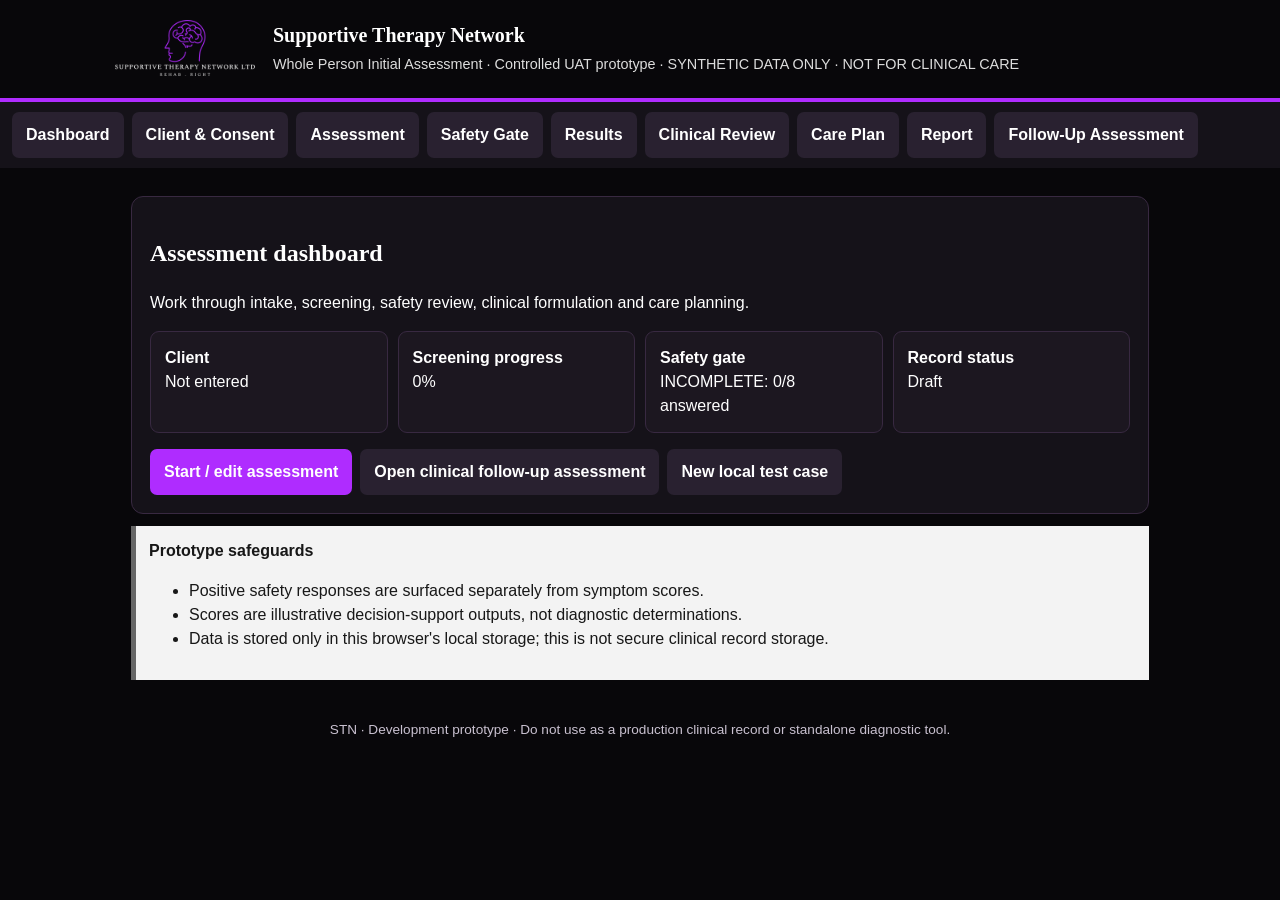
<file: prototype/index.html>
<!doctype html>
<html lang="en-NZ">
<head>
<meta charset="utf-8">
<meta http-equiv="Content-Security-Policy" content="default-src 'self'; script-src 'self' 'unsafe-inline'; style-src 'self' 'unsafe-inline' https://fonts.googleapis.com; font-src 'self' https://fonts.gstatic.com; img-src 'self' data: blob:; connect-src 'none'; object-src 'none'; base-uri 'none'; form-action 'none'">
<meta name="viewport" content="width=device-width,initial-scale=1,viewport-fit=cover">
<meta name="theme-color" content="#08070a"><meta name="mobile-web-app-capable" content="yes"><meta name="apple-mobile-web-app-capable" content="yes"><meta name="apple-mobile-web-app-status-bar-style" content="black-translucent"><title>STN | Whole Person Initial Assessment</title>
<link rel="preconnect" href="https://fonts.googleapis.com"><link rel="preconnect" href="https://fonts.gstatic.com" crossorigin><link href="https://fonts.googleapis.com/css2?family=Manrope:wght@400;500;600;700;800&family=Source+Serif+4:wght@400;500;600;700&display=swap" rel="stylesheet">
<style>
.stn-brand{display:flex;align-items:center;gap:18px;min-height:64px}.stn-brand img{display:block;width:140px;height:56px;object-fit:contain;flex:0 0 auto}.stn-brand-copy{min-width:0}.stn-brand-copy h1{margin:0}.stn-brand-copy p{margin:4px 0 0}@media(max-width:420px){.stn-brand{gap:10px}.stn-brand img{width:104px;height:44px}}

/* v0.8 controlled UAT: synthetic data only; no clinical deployment */
:root{color-scheme:dark;--ink:#fff;--muted:#c9c1d0;--bg:#08070a;--card:#151219;--line:#382941;--accent:#AF2CFF;--red:#ff626f}
*{box-sizing:border-box}body{margin:0;font:16px/1.5 Manrope,Arial,Helvetica,sans-serif;background:var(--bg);color:var(--ink)}header{background:#08070a;color:#fff;padding:18px max(18px,calc((100% - 1050px)/2));border-bottom:4px solid var(--accent)}header h1{margin:0;font-size:1.25rem}header p{margin:4px 0 0;color:#ddd;font-size:.9rem}nav{display:flex;gap:8px;overflow:auto;padding:10px max(12px,calc((100% - 1050px)/2));background:#151219}button{font:inherit;border:0;border-radius:7px;padding:11px 14px;cursor:pointer;font-weight:700}nav button{background:#292130;color:white;white-space:nowrap}.primary{background:var(--accent);color:white}.secondary{background:#292130;color:#fff}.danger{background:#8e1b1b;color:white}main{max-width:1050px;margin:auto;padding:16px}.view{display:none}.view.active{display:block}.card{background:var(--card);border:1px solid var(--line);border-radius:12px;padding:18px;margin:12px 0}.grid{display:grid;grid-template-columns:repeat(auto-fit,minmax(190px,1fr));gap:10px}.stat{padding:14px;border:1px solid var(--line);border-radius:9px;background:#1c1720}.muted{color:var(--muted)}label{display:block;font-weight:700;margin:12px 0 5px}input,textarea,select{width:100%;padding:11px;border:1px solid #5b4b64;border-radius:6px;font:inherit;background:#fff;color:#171717;color-scheme:light}textarea{min-height:80px}.actions{display:flex;flex-wrap:wrap;gap:8px;margin-top:16px}.question{border-top:1px solid var(--line);padding:15px 0}.scale{display:flex;gap:8px;flex-wrap:wrap}.scale label{display:flex;align-items:center;gap:5px;border:1px solid var(--line);padding:7px 10px;border-radius:7px;font-weight:400;margin:4px 0}.scale input{width:auto}.alert{border-left:5px solid var(--red);background:#fff0f0;color:#721c24;padding:13px}.notice{border-left:5px solid #666;background:#f3f3f3;color:#171717;padding:13px}.progress{height:8px;background:#ddd;border-radius:8px;overflow:hidden}.progress div{height:100%;background:var(--accent);width:0}footer{text-align:center;padding:24px;color:var(--muted);font-size:.85rem}table{width:100%;border-collapse:collapse}td,th{text-align:left;border-bottom:1px solid var(--line);padding:8px}@media print{nav,.actions,footer{display:none}body{background:white}.view{display:none!important}#report.view{display:block!important}}

/* Phone-first touch and layout refinements */
html{scroll-behavior:smooth;-webkit-text-size-adjust:100%;text-size-adjust:100%}
body{padding-bottom:env(safe-area-inset-bottom)}
header{padding-top:max(16px,env(safe-area-inset-top));padding-left:max(16px,calc((100% - 1050px)/2));padding-right:max(16px,calc((100% - 1050px)/2))}
nav{position:sticky;top:0;z-index:20;scrollbar-width:thin;padding-left:12px;padding-right:12px}
button{min-height:44px;touch-action:manipulation;-webkit-tap-highlight-color:transparent}
input,textarea,select{font-size:16px;max-width:100%}
.question{scroll-margin-top:100px}
@media(max-width:600px){
  header{padding:14px 16px}
  header h1{font-size:1.12rem}
  header p{font-size:.84rem}
  nav{gap:6px;padding:8px 10px}
  nav button{min-height:42px;padding:9px 12px;font-size:.88rem}
  main{padding:10px}
  .card{padding:14px;border-radius:10px;margin:9px 0}
  h2{font-size:1.22rem;line-height:1.3}
  h3{font-size:1.05rem}
  .grid{grid-template-columns:minmax(0,1fr);gap:8px}
  .stat{padding:12px}
  .actions{display:grid;grid-template-columns:minmax(0,1fr);gap:8px}
  .actions button{width:100%;min-height:46px}
  .scale{display:grid;grid-template-columns:repeat(2,minmax(0,1fr));gap:6px}
  .scale label{margin:0;min-height:44px;padding:9px;align-items:center}
  .scale label:last-child{grid-column:1/-1}
  .scale input{width:18px;height:18px;flex:0 0 auto}
  label{margin-top:14px}
  input,textarea,select{padding:12px}
  textarea{min-height:96px}
  .alert,.notice{padding:12px}
  table{display:block;overflow-x:auto;white-space:nowrap;-webkit-overflow-scrolling:touch}
  footer{padding:20px 12px}
}
@media(max-width:360px){
  .scale{grid-template-columns:minmax(0,1fr)}
  .scale label:last-child{grid-column:auto}
  nav button{font-size:.82rem;padding:8px 10px}
  main{padding:7px}
  .card{padding:12px}
}
@media(prefers-reduced-motion:reduce){html{scroll-behavior:auto}*{animation:none!important;transition:none!important}}


/* STN approved typography lock — brand artwork remains byte-for-byte unchanged. */
:root{--stn-purple:#AF2CFF;--stn-black:#08070A;--stn-charcoal:#151219;--stn-muted:#C9C1D0;--stn-body:"Manrope",Arial,Helvetica,sans-serif;--stn-display:"Source Serif 4",Georgia,serif}
body{font-family:var(--stn-body)}
h1,h2,h3,h4,h5,h6,.section-title,.page-title{font-family:var(--stn-display);font-weight:600}
header h1,.stn-brand-copy h1{font-family:var(--stn-display);font-weight:600}
button,input,textarea,select{font-family:var(--stn-body)}
:focus-visible{outline-color:var(--stn-purple)}

</style></head>
<body>
<header><div class="stn-brand"><img src="../assets/brand/stn-logo-original.png" alt="Supportive Therapy Network logo" width="700" height="280" decoding="async"><div class="stn-brand-copy"><h1>Supportive Therapy Network</h1><p>Whole Person Initial Assessment · Controlled UAT prototype · SYNTHETIC DATA ONLY · NOT FOR CLINICAL CARE</p></div></div></header>
<nav aria-label="Assessment workflow">
<button onclick="show('dashboard')">Dashboard</button><button onclick="show('client')">Client & Consent</button><button onclick="show('assessment')">Assessment</button><button onclick="show('safety')">Safety Gate</button><button onclick="show('results')">Results</button><button onclick="show('review')">Clinical Review</button><button onclick="show('care')">Care Plan</button><button onclick="show('report')">Report</button>
<button onclick="location.assign(&quot;follow-up-assessment.html&quot;)">Follow-Up Assessment</button></nav>
<main>
<section id="dashboard" class="view active"><div class="card"><h2>Assessment dashboard</h2><p>Work through intake, screening, safety review, clinical formulation and care planning.</p><div class="grid"><div class="stat"><b>Client</b><div id="dashClient">Not entered</div></div><div class="stat"><b>Screening progress</b><div id="dashProgress">0%</div></div><div class="stat"><b>Safety gate</b><div id="dashSafety">Not screened</div></div><div class="stat"><b>Record status</b><div id="dashStatus">Draft</div></div></div><div class="actions"><button class="primary" onclick="show('client')">Start / edit assessment</button><button class="secondary" onclick="location.assign(&quot;follow-up-assessment.html&quot;)">Open clinical follow-up assessment</button><button class="secondary" onclick="newCase()">New local test case</button></div></div><div class="notice"><b>Prototype safeguards</b><ul><li>Positive safety responses are surfaced separately from symptom scores.</li><li>Scores are illustrative decision-support outputs, not diagnostic determinations.</li><li>Data is stored only in this browser's local storage; this is not secure clinical record storage.</li></ul></div></section>
<section id="client" class="view"><div class="card"><h2>Client details and consent</h2><label for="clientId">Client ID (use fictitious data only)</label><input id="clientId"><label for="clientName">Name / preferred name</label><input id="clientName"><label for="dob">Date of birth</label><input id="dob" type="date"><label for="assessDate">Assessment date</label><input id="assessDate" type="date"><label for="clinician">Clinician</label><input id="clinician"><label for="presenting">Presenting concern</label><textarea id="presenting"></textarea><label for="consent">Consent confirmed</label><select id="consent"><option value="">Select</option><option>Yes</option><option>No</option><option>Deferred</option></select><div class="actions"><button class="primary" onclick="saveClient()">Save client</button><button class="secondary" onclick="saveClientAndContinue()">Continue to screening</button></div></div></section>
<section id="assessment" class="view"><div class="card"><h2>Whole-person screening</h2><p class="muted">Demonstration items only. Rate 0–4 based on the assessment conversation. These are not validated instruments.</p><div class="progress"><div id="bar"></div></div><div id="questions"></div><div class="actions"><button class="primary" onclick="saveData();show('safety')">Save and continue to safety</button></div></div></section>
<section id="safety" class="view"><div class="card"><h2>Safety gate</h2><div class="alert"><b>Clinical review required:</b> this prototype does not determine emergency disposition or replace a real-time risk assessment. If there is immediate danger, follow local emergency and organisational procedures.</div><div id="riskQuestions"></div><label for="riskNotes">Immediate safety actions / clinician notes</label><textarea id="riskNotes"></textarea><div class="actions"><button class="primary" onclick="saveSafety()">Save safety screen</button><button class="secondary" onclick="calculate()">Review results</button></div></div></section>
<section id="results" class="view"><div class="card"><h2>Integrated screening results</h2><div id="resultsBox"></div><div class="actions"><button class="primary" onclick="calculate()">Recalculate summary</button><button class="secondary" onclick="show('review')">Clinician review</button></div></div></section>
<section id="review" class="view"><div class="card"><h2>Clinical review</h2><label for="safetyReview">Human safety review / actions documented (required when any safety item is Yes, Unsure, Declined or Not asked). Simulation note only — this does not notify, assign or hand over to a clinician.</label><textarea id="safetyReview"></textarea><label for="mse">Mental state examination</label><textarea id="mse"></textarea><label for="formulation">Clinical formulation</label><textarea id="formulation"></textarea><label for="differential">Differential considerations / exclusions</label><textarea id="differential"></textarea><label for="protective">Protective factors</label><textarea id="protective"></textarea><label for="impression">Clinical impression (clinician-authored)</label><textarea id="impression"></textarea><label for="signoff">Clinician name / sign-off</label><input id="signoff"><div class="actions"><button class="primary" onclick="saveReview()">Save clinical review</button><button class="secondary" onclick="show('care')">Continue to care plan</button></div></div></section>
<section id="care" class="view"><div class="card"><h2>Whole-person care plan</h2><label for="strengths">Client strengths and preferences</label><textarea id="strengths"></textarea><label for="goals">Agreed goals</label><textarea id="goals"></textarea><label for="plan">Interventions, supports and referrals</label><textarea id="plan"></textarea><label for="followup">Follow-up date</label><input id="followup" type="date"><label for="actionsSafety">Safety / crisis plan and escalation arrangements</label><textarea id="actionsSafety"></textarea><div class="actions"><button class="primary" onclick="saveCare()">Save care plan</button><button class="secondary" onclick="show('report')">View report</button></div></div></section>
<section id="report" class="view"><div class="card"><h2>Assessment summary report</h2><div id="reportBox"></div><div class="actions"><button class="primary" onclick="window.print()">Print / save as PDF</button><button class="secondary" onclick="show('dashboard')">Return to dashboard</button></div></div></section>
</main><footer>STN · Development prototype · Do not use as a production clinical record or standalone diagnostic tool.</footer>
<script>
const qs=[['mood','Low mood or loss of interest','Mood'],['sleep','Sleep disturbance','Mood'],['energy','Low energy or fatigue','Mood'],['worry','Excessive or difficult-to-control worry','Anxiety'],['tension','Restlessness or feeling on edge','Anxiety'],['trauma','Intrusive trauma-related memories or reactions','Trauma'],['avoid','Avoidance of trauma reminders','Trauma'],['attention','Persistent attention or organisation difficulties','Attention'],['function','Impact on daily functioning','Functioning']];
const risks=[['suicide','Thoughts of suicide or wishing to be dead'],['selfharm','Recent self-harm thoughts or behaviour'],['attempt','Previous suicide attempt or serious suicidal behaviour'],['violence','Thoughts of seriously harming another person'],['psychosis','Current hallucinations, severe paranoia or loss of reality testing'],['mania','Markedly elevated or irritable mood with reduced need for sleep or risky behaviour'],['substance','Acute substance use creating significant safety concerns'],['danger','Current abuse, exploitation or immediate environmental danger']];const safetyResponses=['Yes','No','Unsure','Declined','Not asked'];
const A={client:{},answers:{},risk:{},review:{},care:{},final:false};const $=id=>document.getElementById(id);
function reviewFormMatchesSaved(){const r=A.review||{};return ['safetyReview','mse','formulation','differential','protective','impression','signoff'].every(id=>$(id).value===(r[id]||''))}
function careFormMatchesSaved(){const p=A.care||{};return ['strengths','goals','plan','followup','actionsSafety'].every(id=>$(id).value===(p[id]||''))}
function show(id){if(A.persistenceError&&id!=='dashboard'){alert('Browser storage is unavailable. Return to the dashboard and stop this assessment; no further workflow steps are permitted.');return}if(id==='assessment'&&(!A.client||A.client.consent!=='Yes'||$('consent').value!=='Yes'||$('clientId').value.trim()!==A.client.clientId||$('clientName').value.trim()!==A.client.name||$('dob').value!==A.client.dob||$('assessDate').value!==A.client.assessDate||$('clinician').value.trim()!==A.client.clinician)){alert('Save current client details and confirm consent before screening.');return}if(id==='safety'&&qs.some(q=>A.answers[q[0]]===undefined)){alert('Answer every screening item before opening the safety gate.');return}if(id==='results'&&(!A.safetySaved||!A.scores||risks.some(q=>!safetyResponses.includes(A.risk[q[0]])))){alert('Complete and save every safety-gate response, then calculate the screening summary.');return}if(id==='review'&&(!A.scores||!A.safetySaved)){alert('Complete screening and save the safety review before clinical review.');return}if(id==='care'&&(!A.reviewSaved||!reviewFormMatchesSaved())){alert('Save the current clinician review and sign-off before creating the care plan.');return}if(id==='report'&&(!A.careSaved||!careFormMatchesSaved())){alert('Save the current care plan before opening the report.');return}document.querySelectorAll('.view').forEach(x=>x.classList.remove('active'));$(id).classList.add('active');render()}
function saveData(){try{localStorage.setItem('stnPrototype',JSON.stringify(A));A.persistenceError=false;return true}catch(e){A.persistenceError=true;alert('Browser storage failed. Stop this workflow; do not continue with unsaved client information. '+e.message);return false}}
function restore(){try{const saved=JSON.parse(localStorage.getItem('stnPrototype')||'null');if(saved&&typeof saved==='object'&&!Array.isArray(saved)){for(const key of ['client','answers','risk','review','care','scores'])if(saved[key]&&typeof saved[key]==='object'&&!Array.isArray(saved[key]))A[key]=saved[key];for(const key of ['final','safetySaved','reviewSaved','careSaved'])if(typeof saved[key]==='boolean')A[key]=saved[key]}}catch(e){try{localStorage.removeItem('stnPrototype')}catch(ignore){}};fillForms();render()}
function fillForms(){const map={clientId:A.client.clientId,clientName:A.client.name,dob:A.client.dob,assessDate:A.client.assessDate,clinician:A.client.clinician,presenting:A.client.presenting,consent:A.client.consent,safetyReview:A.review.safetyReview,mse:A.review.mse,formulation:A.review.formulation,differential:A.review.differential,protective:A.review.protective,impression:A.review.impression,signoff:A.review.signoff,strengths:A.care.strengths,goals:A.care.goals,plan:A.care.plan,followup:A.care.followup,actionsSafety:A.care.actionsSafety};for(const [k,v] of Object.entries(map))if($(k))$(k).value=v||'';if($('riskNotes'))$('riskNotes').value=A.risk.notes||''}
function saveClient(){const client={clientId:$('clientId').value.trim(),name:$('clientName').value.trim(),dob:$('dob').value,assessDate:$('assessDate').value,clinician:$('clinician').value.trim(),presenting:$('presenting').value,consent:$('consent').value};if(!client.clientId||!client.name||!client.dob||!client.assessDate||!client.clinician){alert('Client ID, name, date of birth, assessment date and clinician are required.');return false}if(client.consent!=='Yes'){alert('Confirmed consent is required to continue. If consent is declined or deferred, stop this prototype workflow.');return false}const previousClient=A.client||{};const hasPreviousClient=!!(previousClient.clientId||previousClient.name||previousClient.dob);const identityChanged=hasPreviousClient&&(previousClient.clientId!==client.clientId||previousClient.name!==client.name||previousClient.dob!==client.dob);A.client=client;if(identityChanged){A.answers={};A.risk={};A.review={};A.care={};A.scores=null;A.safetySaved=false;A.reviewSaved=false;A.careSaved=false;A.final=false}else{A.scores=null;A.safetySaved=false;A.reviewSaved=false;A.careSaved=false;A.final=false}if(!saveData())return false;render();alert('Saved in this browser only. Synthetic data only.');return true}
function saveClientAndContinue(){if(saveClient())show('assessment')}
function renderQuestions(){$('questions').innerHTML=qs.map((q,i)=>'<div class="question"><b>'+(i+1)+'. '+q[1]+'</b><div class="scale">'+[0,1,2,3,4].map(v=>'<label><input type="radio" name="'+q[0]+'" value="'+v+'" '+(String(A.answers[q[0]])===String(v)?'checked':'')+' onchange="setAnswer(&quot;'+q[0]+'&quot;,this.value)"> '+v+' — '+['None','Mild','Moderate','Marked','Severe'][v]+'</label>').join('')+'</div></div>').join('')}
function renderRisks(){$('riskQuestions').innerHTML=risks.map(q=>'<div class="question"><b>'+q[1]+'</b><div class="actions">'+safetyResponses.map(value=>'<button class="'+(A.risk[q[0]]===value?(value==='Yes'?'danger':'primary'):'secondary')+'" onclick="setRisk(&quot;'+q[0]+'&quot;,&quot;'+value+'&quot;)">'+value+'</button>').join('')+'</div></div>').join('')}
function setAnswer(key,value){const previous=A.answers[key];A.answers[key]=value;A.scores=null;A.safetySaved=false;A.reviewSaved=false;A.careSaved=false;A.final=false;if(!saveData()){if(previous===undefined)delete A.answers[key];else A.answers[key]=previous;render();return}render()}
function setRisk(key,value){const previous=A.risk[key];A.risk[key]=value;A.safetySaved=false;A.scores=null;A.reviewSaved=false;A.careSaved=false;A.final=false;if(!saveData()){if(previous===undefined)delete A.risk[key];else A.risk[key]=previous;render();return}render()}
function band(n){return 'Descriptive response total only — no validated severity threshold'}
function calculate(){if(qs.some(q=>A.answers[q[0]]===undefined)){alert('Answer every screening item before calculating results.');return}if(!A.safetySaved||risks.some(q=>!safetyResponses.includes(A.risk[q[0]]))){alert('Complete and save every safety-gate response. Unanswered items are not treated as No.');return}A.scores={Mood:['mood','sleep','energy'].reduce((s,k)=>s+(+A.answers[k]||0),0),Anxiety:['worry','tension'].reduce((s,k)=>s+(+A.answers[k]||0),0),Trauma:['trauma','avoid'].reduce((s,k)=>s+(+A.answers[k]||0),0),Attention:['attention'].reduce((s,k)=>s+(+A.answers[k]||0),0),Functioning:['function'].reduce((s,k)=>s+(+A.answers[k]||0),0)};if(!saveData())return;renderResults();show('results')}
function flags(){return risks.filter(([key])=>A.risk&&A.risk[key]!==undefined&&A.risk[key]!=='No').map(([key])=>key)}
function renderResults(){const s=A.scores||{};const f=flags();$('resultsBox').innerHTML='<div class="grid">'+Object.entries(s).map(([k,v])=>'<div class="stat"><b>'+esc(k)+'</b><h2>'+esc(v)+'</h2>'+esc(band(v))+'</div>').join('')+'</div><div class="'+(f.length?'alert':'notice')+'"><b>'+(f.length?'Safety response(s) require human review':'No positive responses recorded — not a safety clearance')+'</b><p>'+(f.length?f.map(key=>key+' ('+A.risk[key]+')').join(', '):'A negative screen does not establish absence of risk.')+'</p></div><p>These demonstration scores are not validated clinical scales, do not establish a diagnosis and must not be used alone for triage or treatment decisions.</p>'}
function saveSafety(){const missing=risks.filter(q=>!safetyResponses.includes(A.risk[q[0]]));if(missing.length){alert('Safety screen incomplete. Record a response or explicitly select Not asked for every item: '+missing.map(q=>q[0]).join(', '));return}A.risk.notes=$('riskNotes').value;A.safetySaved=true;A.reviewSaved=false;A.careSaved=false;A.final=false;if(!saveData())return;render();alert('Safety responses saved locally. Any positive response requires direct clinician review; this is not an emergency disposition.')}
function saveReview(){if(!A.scores||!A.safetySaved){alert('Complete screening and save the safety gate before clinical review.');return}const review={safetyReview:$('safetyReview').value,mse:$('mse').value,formulation:$('formulation').value,differential:$('differential').value,protective:$('protective').value,impression:$('impression').value,signoff:$('signoff').value.trim()};if(flags().length&&!review.safetyReview.trim()){alert('A Yes, Unsure, Declined or Not asked safety response requires a documented human safety review note before the simulated workflow can proceed. This note does not create a handover.');return}if(!review.signoff){alert('Clinician sign-off name is required.');return}A.review=review;A.reviewSaved=true;A.careSaved=false;if(!saveData())return;alert('Clinical review saved locally. This is not an authenticated electronic signature.')}
function saveCare(){if(!A.reviewSaved){alert('Save clinician review and sign-off first.');return}const care={strengths:$('strengths').value,goals:$('goals').value,plan:$('plan').value,followup:$('followup').value,actionsSafety:$('actionsSafety').value};if(!care.goals.trim()||!care.plan.trim()){alert('Agreed goals and interventions / supports / referrals are required.');return}A.care=care;A.careSaved=true;if(!saveData())return;render();alert('Care plan saved locally. This does not constitute clinical finalisation.')}
function esc(value){return String(value??'').replace(/&/g,'&amp;').replace(/</g,'&lt;').replace(/>/g,'&gt;').replace(/"/g,'&quot;').replace(/'/g,'&#39;')}
function renderReport(){const c=A.client||{},r=A.review||{},p=A.care||{},s=A.scores||{};$('reportBox').innerHTML='<h3>Client and assessment</h3><p><b>ID:</b> '+esc(c.clientId)+'<br><b>Name:</b> '+esc(c.name)+'<br><b>Date:</b> '+esc(c.assessDate)+'<br><b>Clinician:</b> '+esc(c.clinician)+'<br><b>Consent:</b> '+esc(c.consent||'Not recorded')+'</p><h3>Screening summary</h3><table><tr><th>Domain</th><th>Illustrative score</th><th>Band</th></tr>'+Object.entries(s).map(([k,v])=>'<tr><td>'+esc(k)+'</td><td>'+esc(v)+'</td><td>'+esc(band(v))+'</td></tr>').join('')+'</table><h3>Safety gate</h3><p>'+(flags().length?'Positive responses: '+flags().join(', '):'No positive responses recorded')+'</p><p>' +esc(A.risk.notes)+'</p><h3>Clinical review</h3><p><b>Human safety review / actions documented:</b> '+esc(r.safetyReview)+'</p><p><b>MSE:</b> '+esc(r.mse)+'</p><p><b>Formulation:</b> '+esc(r.formulation)+'</p><p><b>Differential:</b> '+esc(r.differential)+'</p><p><b>Protective factors:</b> '+esc(r.protective)+'</p><p><b>Clinical impression:</b> '+esc(r.impression)+'</p><p><b>Sign-off:</b> '+esc(r.signoff)+'</p><h3>Care plan</h3><p><b>Strengths:</b> '+esc(p.strengths)+'</p><p><b>Goals:</b> '+esc(p.goals)+'</p><p><b>Interventions and referrals:</b> '+esc(p.plan)+'</p><p><b>Safety plan:</b> '+esc(p.actionsSafety)+'</p><p><b>Follow-up:</b> '+esc(p.followup)+'</p>'}
function render(){const n=Object.keys(A.answers).length;const answered=risks.filter(q=>safetyResponses.includes(A.risk[q[0]])).length;$('dashClient').textContent=A.client.name||A.client.clientId||'Not entered';$('dashProgress').textContent=Math.round(n/qs.length*100)+'%';$('dashSafety').textContent=A.safetySaved?(flags().length?'Human review required: '+flags().length+' safety item(s)':'No positive responses recorded; this is not a safety clearance'):'INCOMPLETE: '+answered+'/'+risks.length+' answered';$('dashStatus').textContent=A.final?'Finalised':'Draft';$('bar').style.width=Math.round(n/qs.length*100)+'%';renderQuestions();renderRisks();renderResults();renderReport();fillForms()}
function newCase(){if(confirm('Clear this browser’s STN prototype test case?')){localStorage.removeItem('stnPrototype');location.reload()}}
restore();
</script></body></html>
</file>
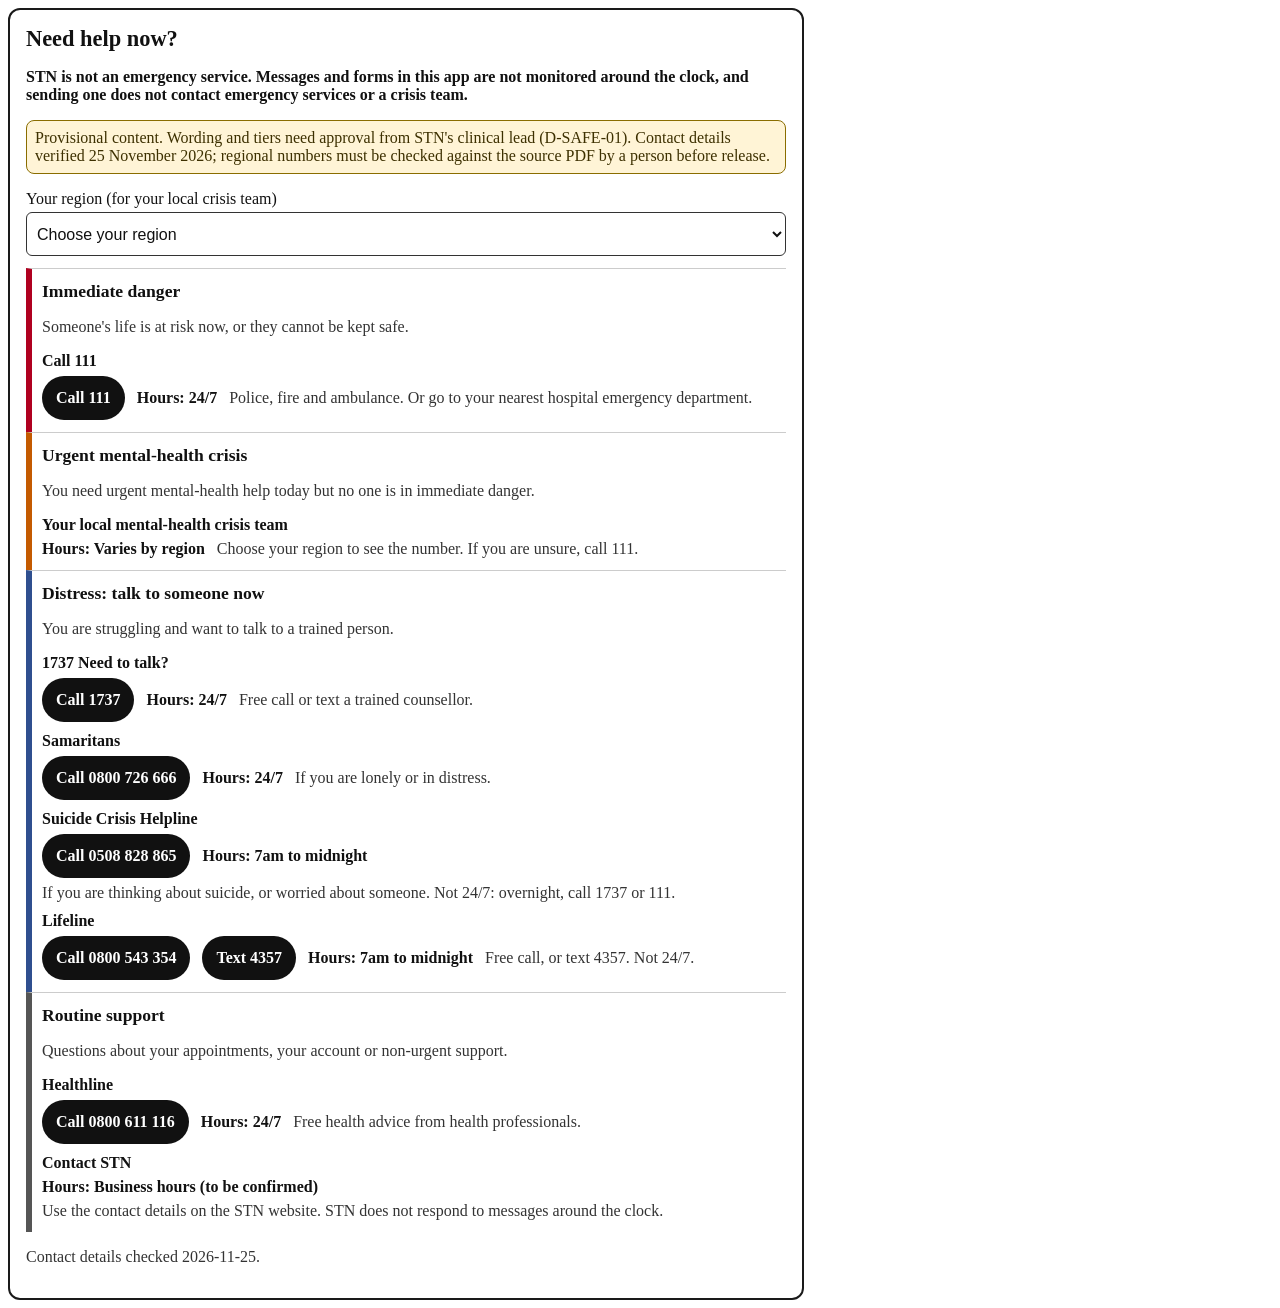
<file: frontend/crisis-panel/index.html>
<!doctype html>
<html lang="en-NZ">
<head>
<meta charset="utf-8">
<meta http-equiv="Content-Security-Policy" content="default-src 'none'; script-src 'self'; style-src 'self'; img-src 'self'; base-uri 'none'; form-action 'none'">
<meta name="viewport" content="width=device-width,initial-scale=1">
<title>STN crisis panel (component demo, provisional content)</title>
<link rel="stylesheet" href="crisis-panel.css">
</head>
<body>
<stn-crisis-panel></stn-crisis-panel>
<script src="crisis-resources.js"></script>
<script src="crisis-panel-model.js"></script>
<script src="stn-crisis-panel.js"></script>
</body>
</html>
</file>
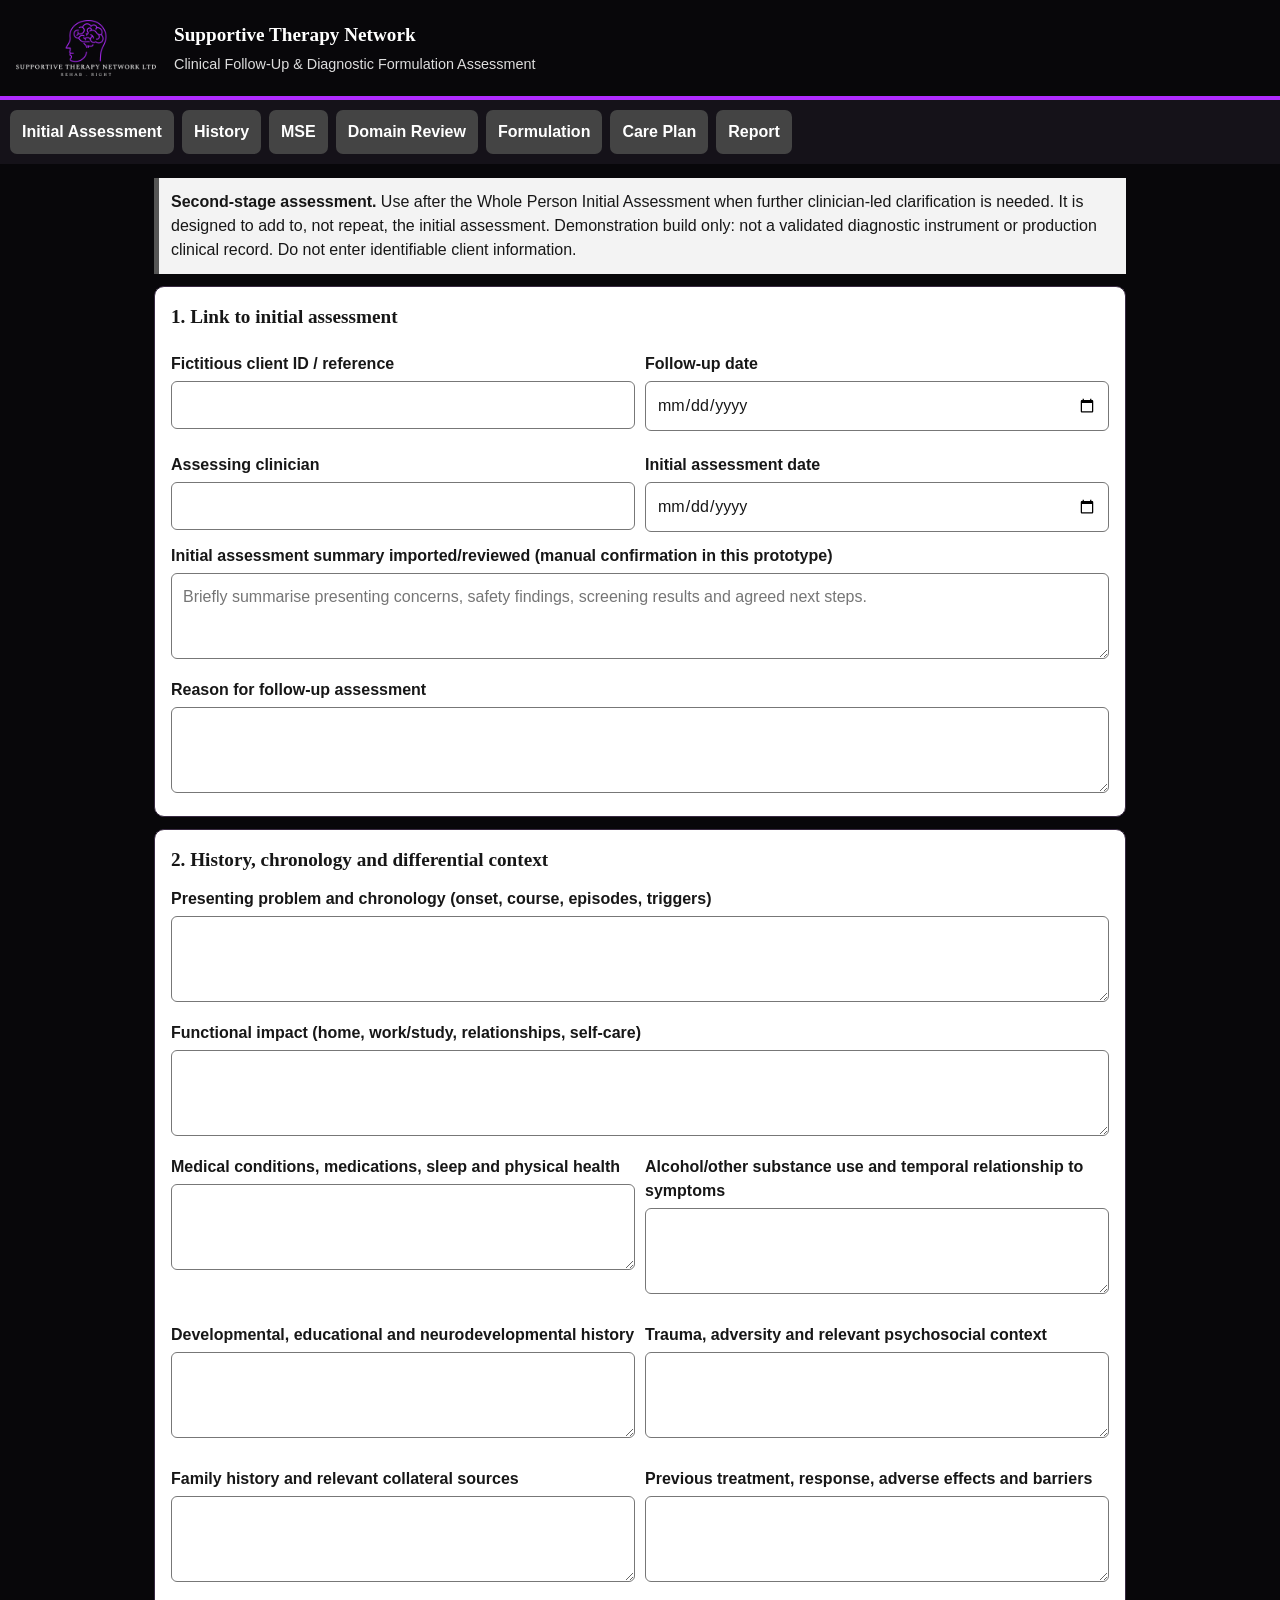
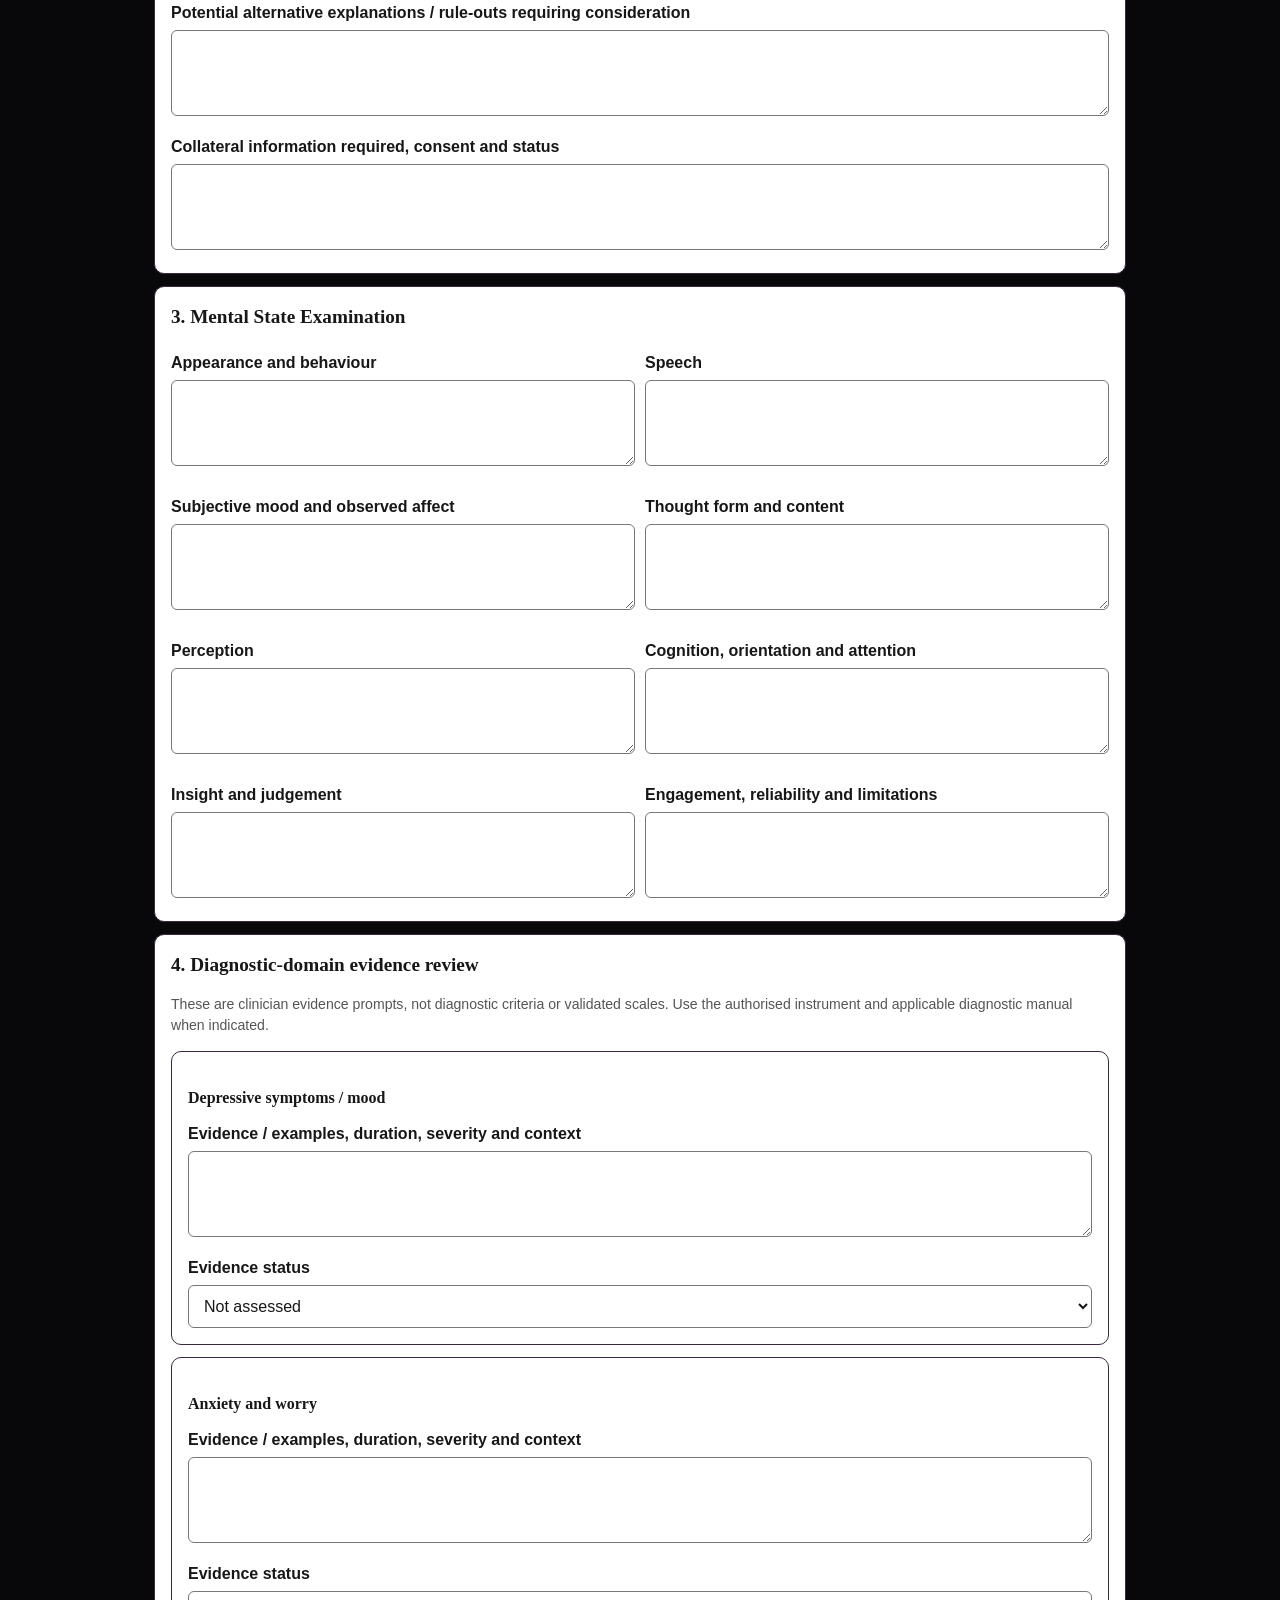
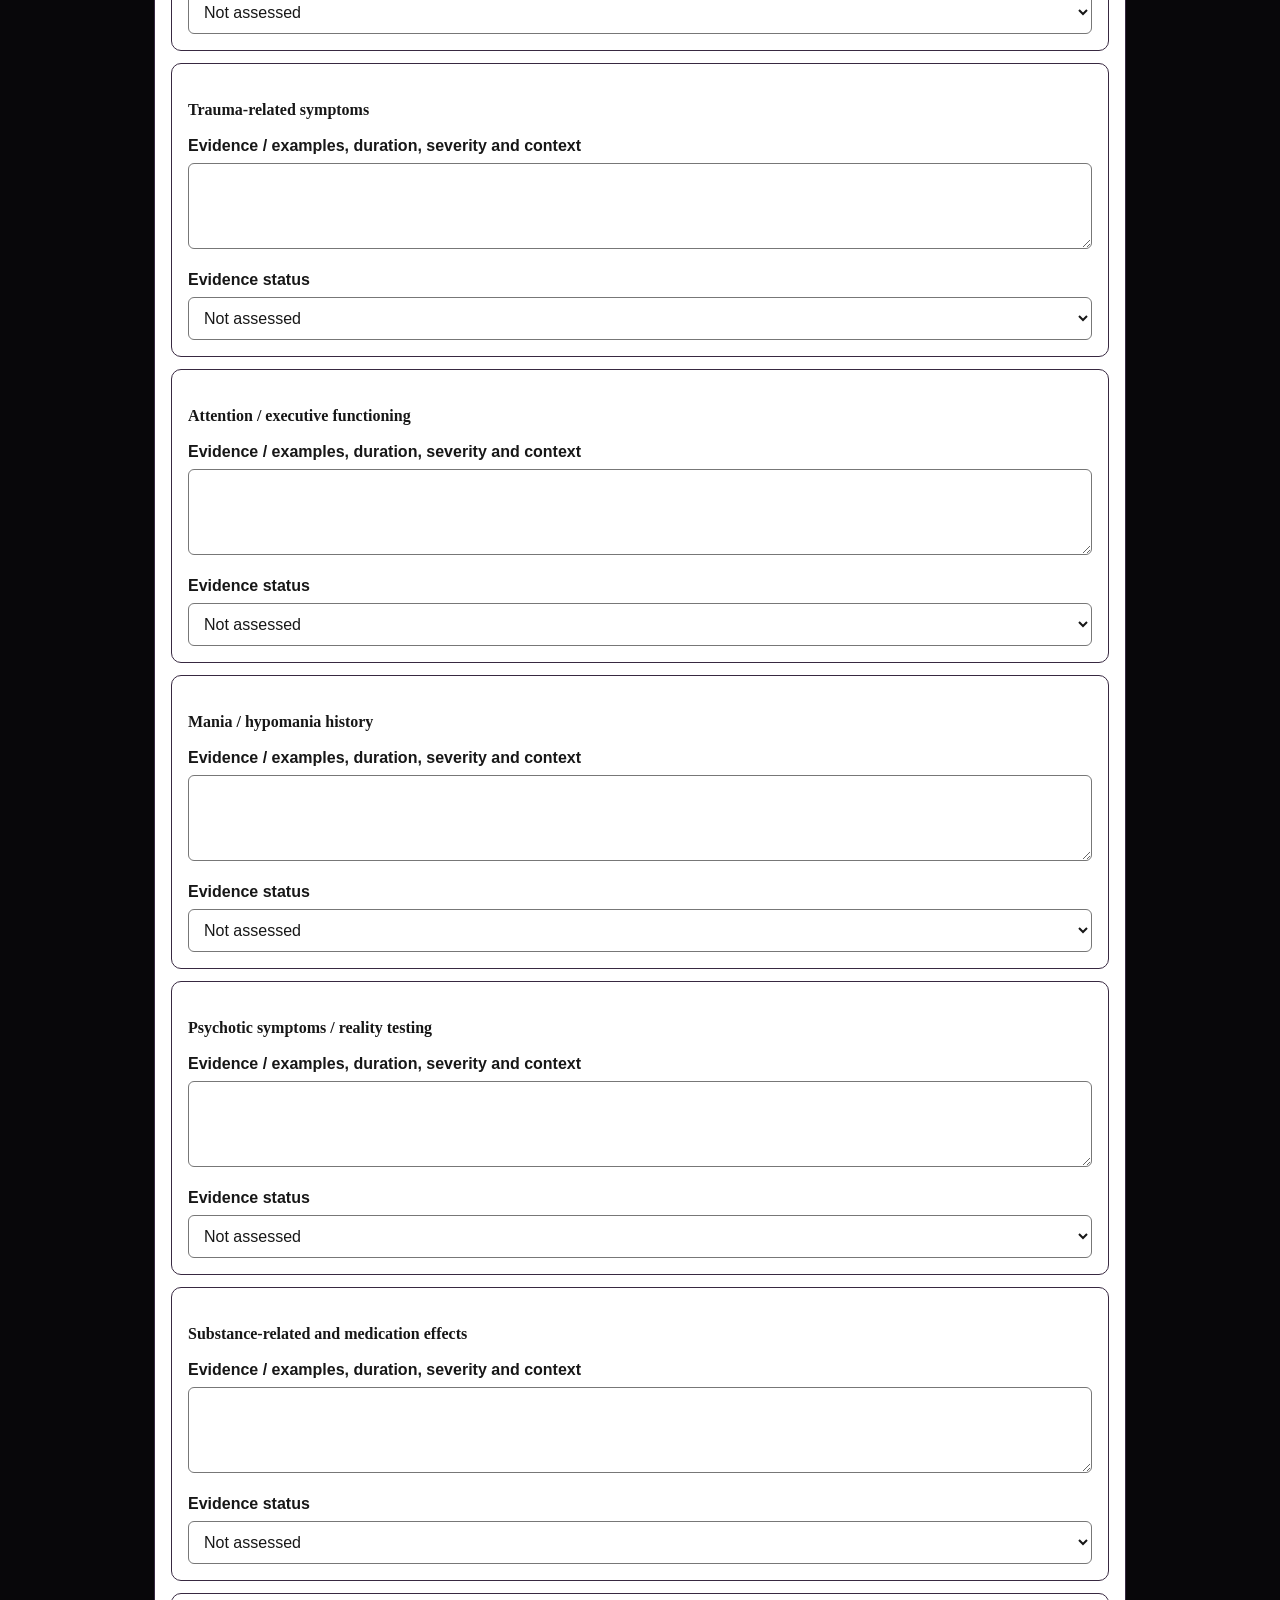
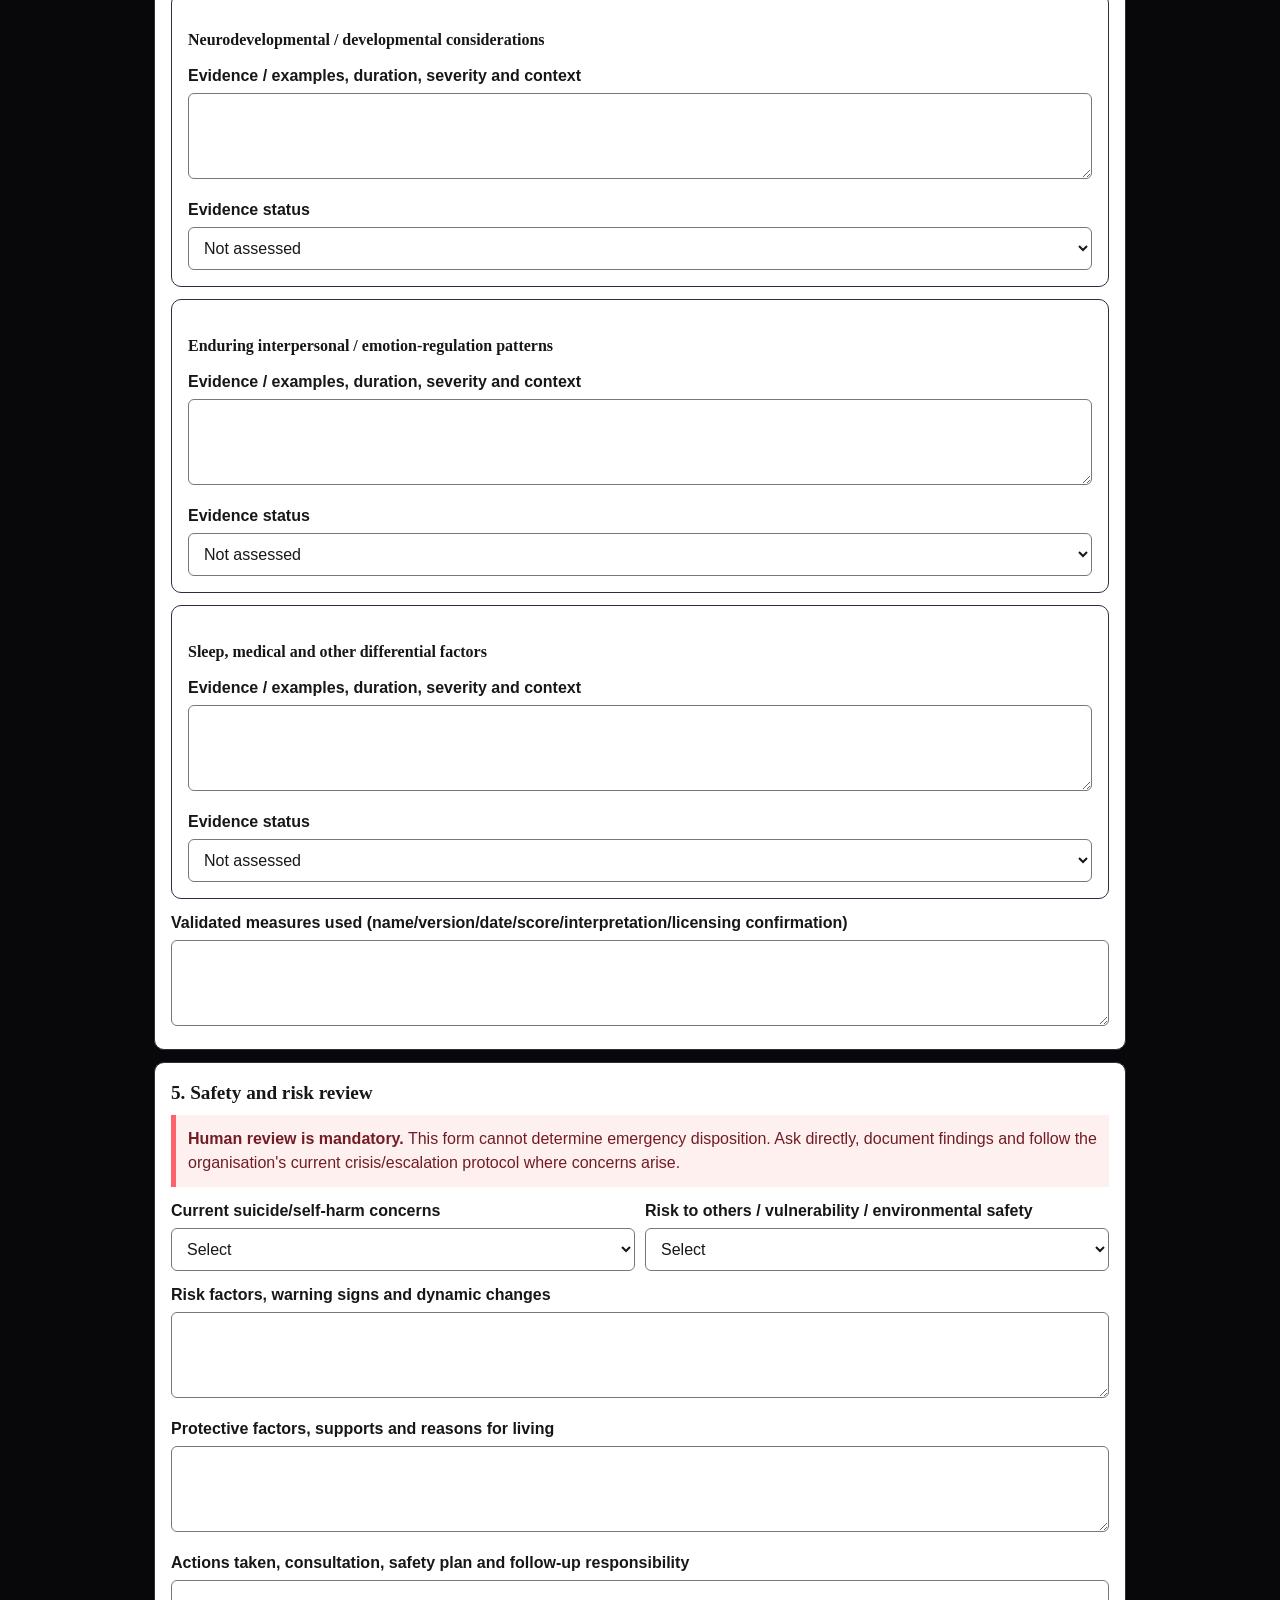
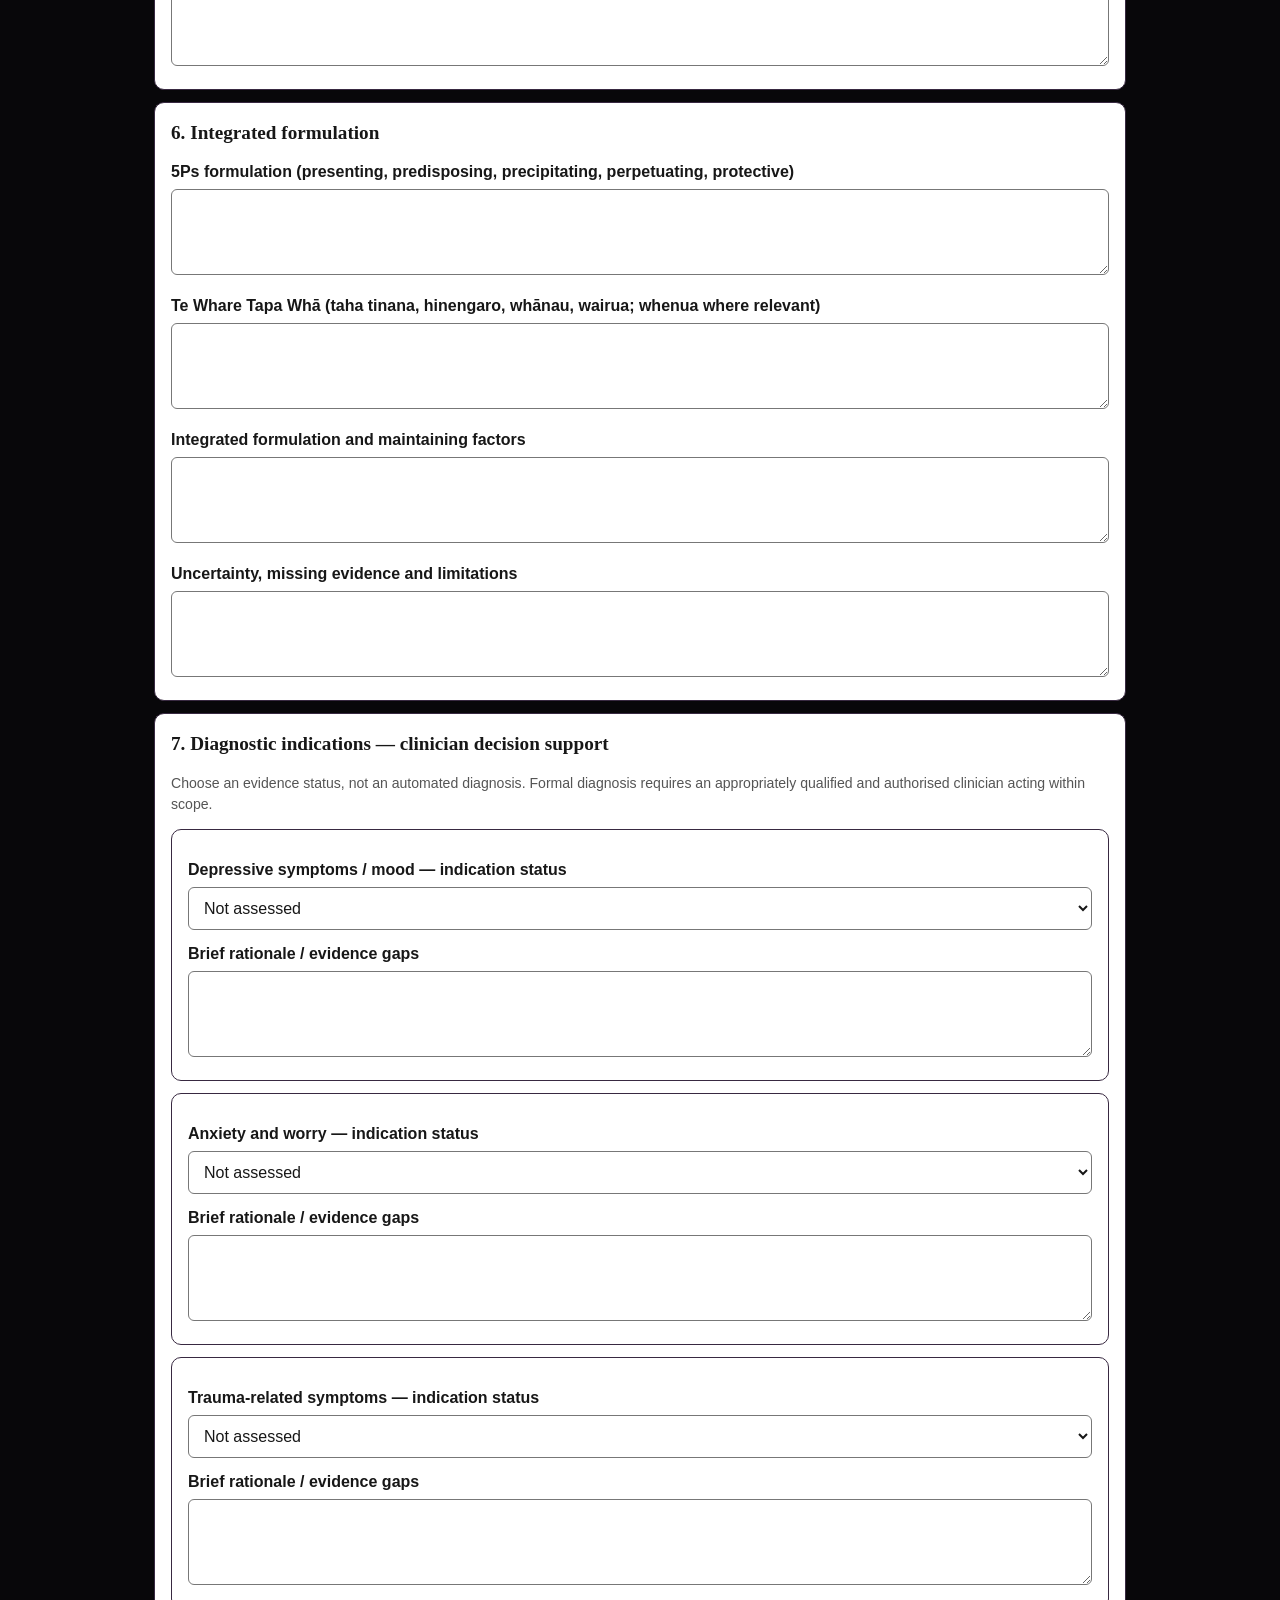
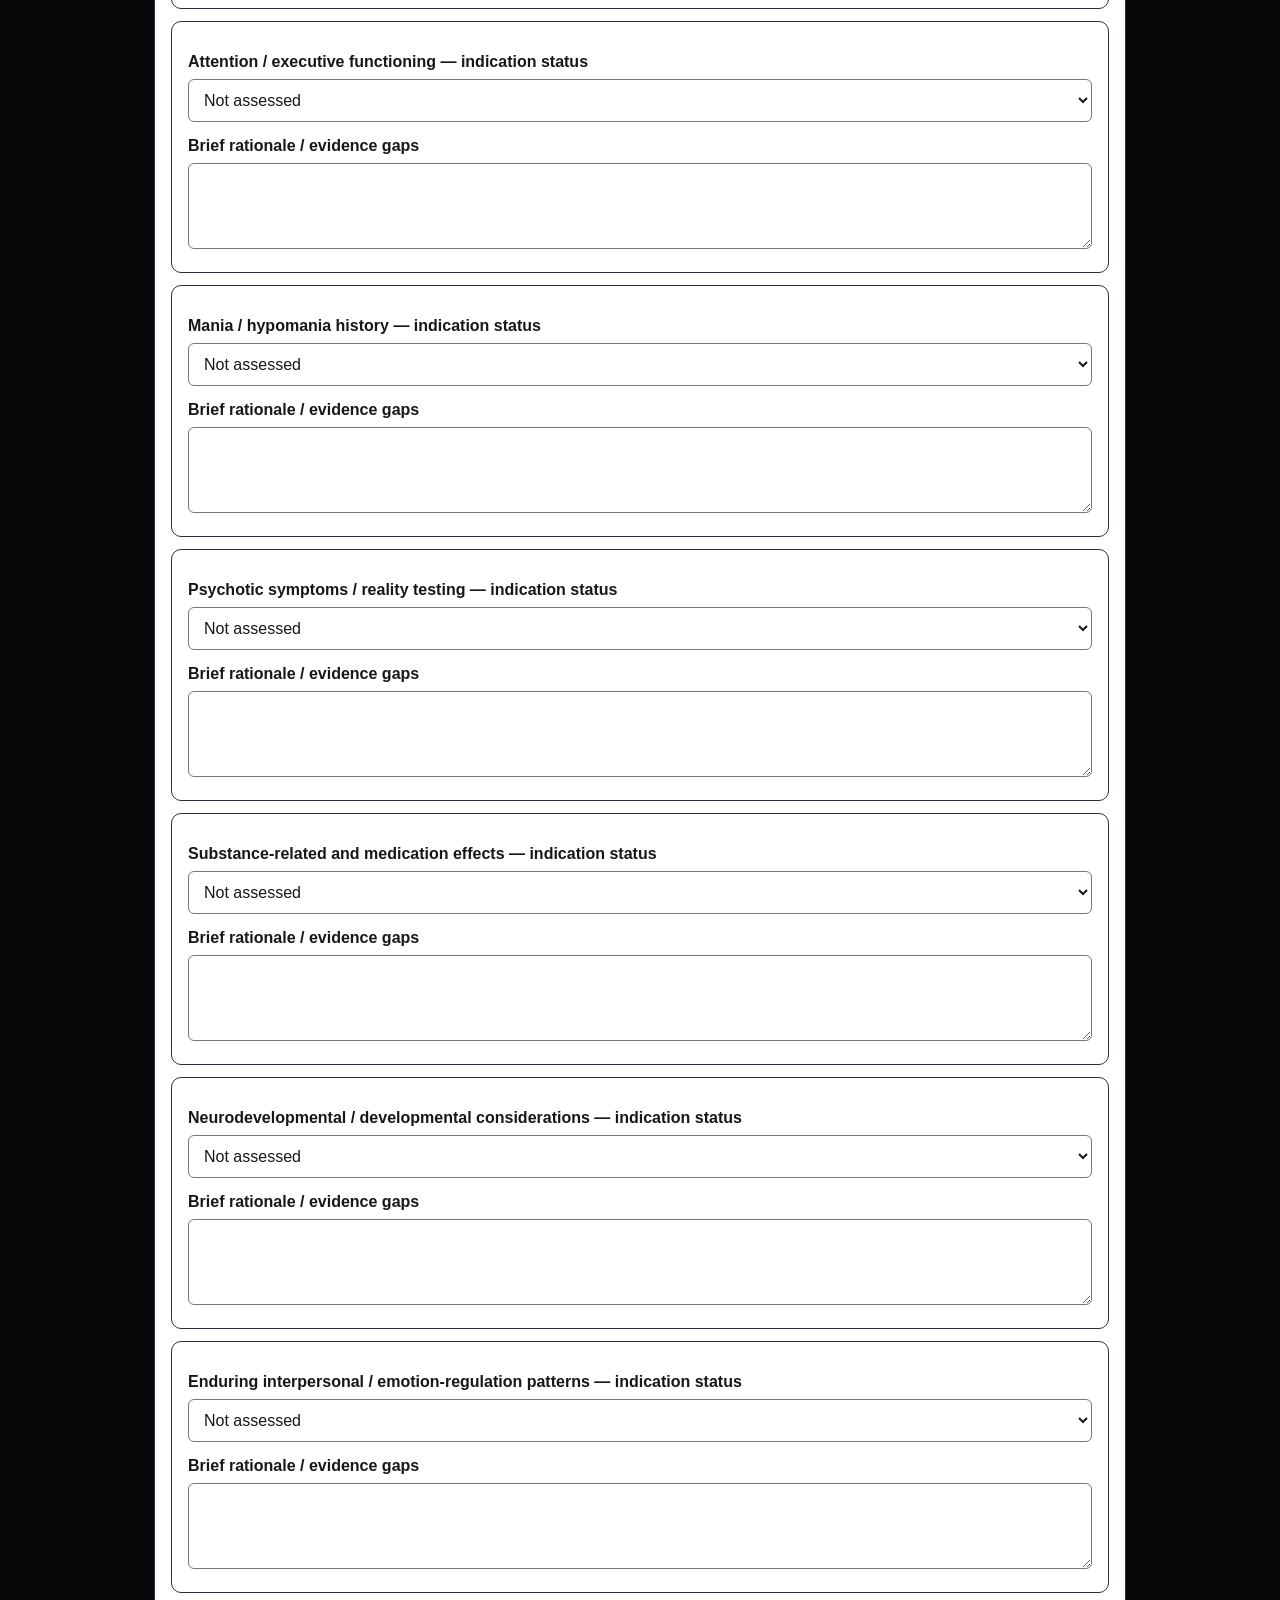
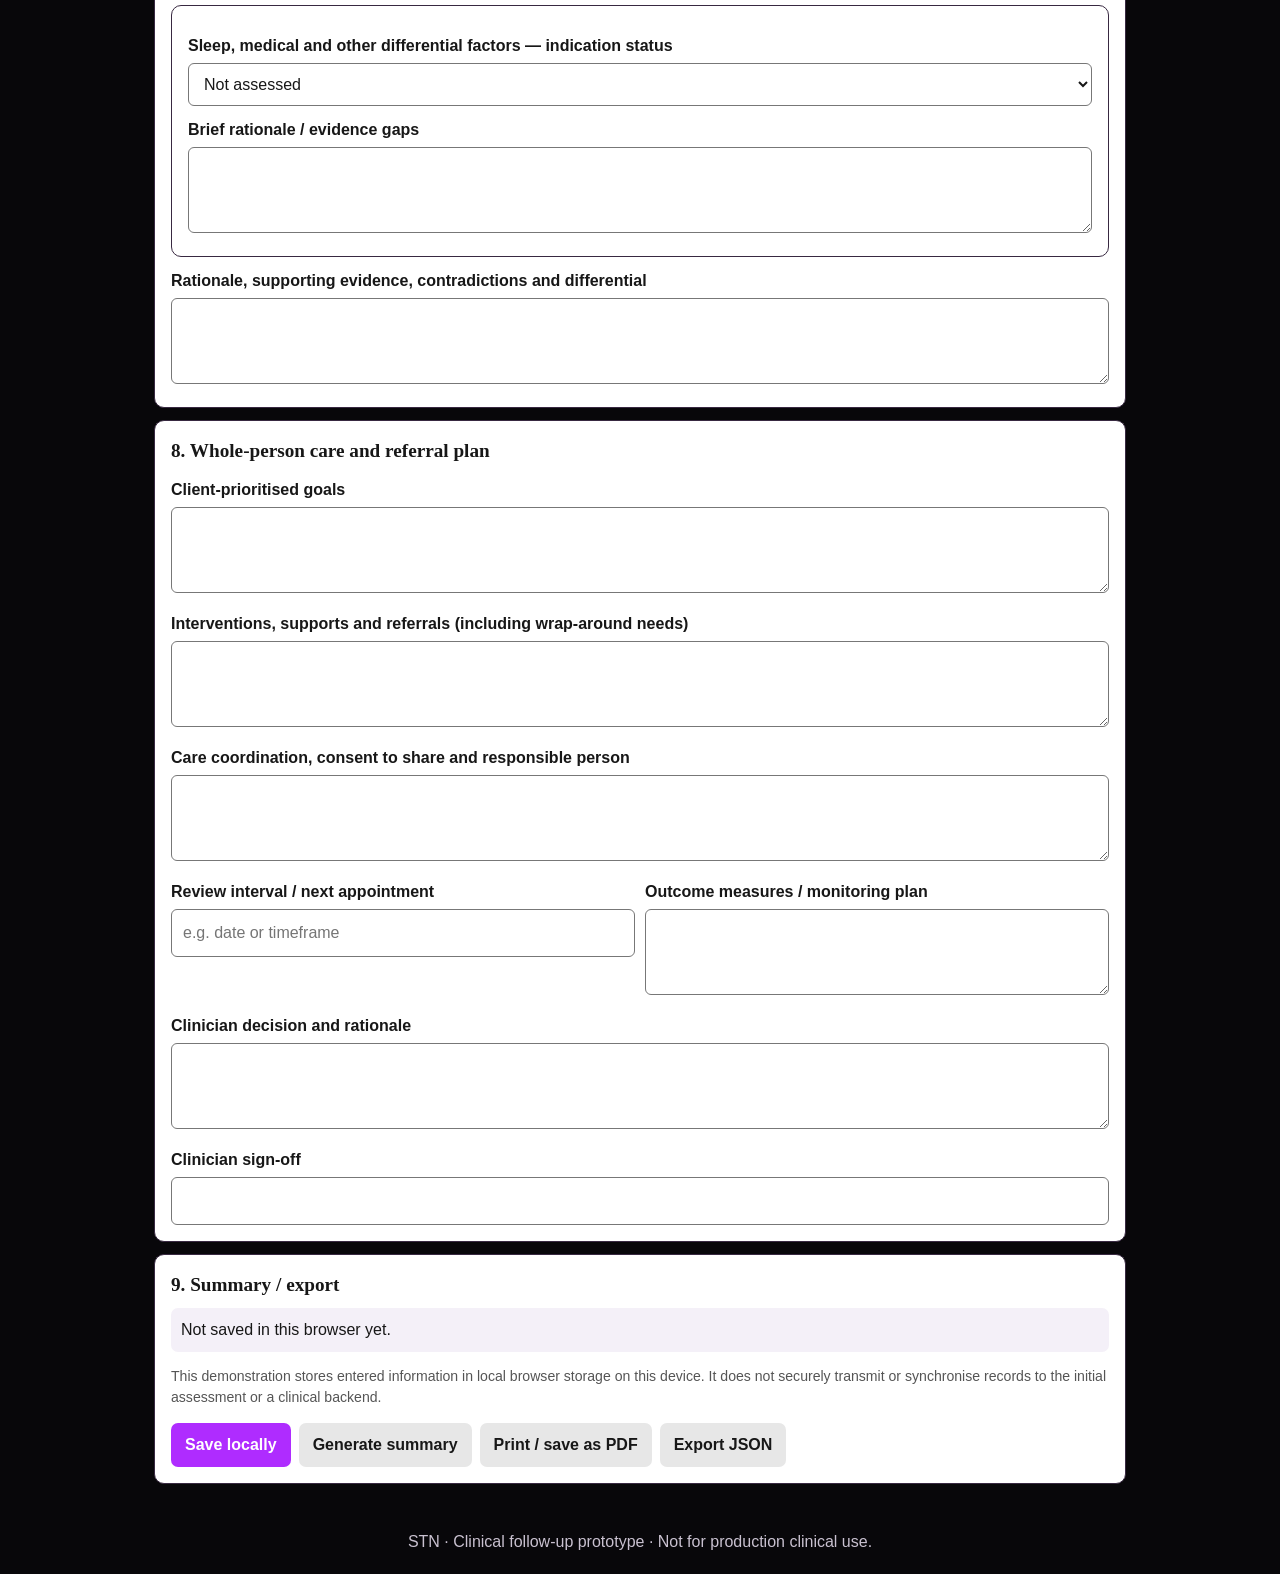
<file: prototype/follow-up-assessment.html>
<!doctype html>
<html lang="en-NZ">
<head>
<meta charset="utf-8">
<meta http-equiv="Content-Security-Policy" content="default-src 'self'; script-src 'self' 'unsafe-inline'; style-src 'self' 'unsafe-inline' https://fonts.googleapis.com; font-src 'self' https://fonts.gstatic.com; img-src 'self' data: blob:; connect-src 'none'; object-src 'none'; base-uri 'none'; form-action 'none'">
<meta name="viewport" content="width=device-width,initial-scale=1,viewport-fit=cover">
<meta name="theme-color" content="#08070a"><meta name="apple-mobile-web-app-capable" content="yes">
<title>STN | Clinical Follow-Up & Diagnostic Formulation</title>
<link rel="preconnect" href="https://fonts.googleapis.com"><link rel="preconnect" href="https://fonts.gstatic.com" crossorigin><link href="https://fonts.googleapis.com/css2?family=Manrope:wght@400;500;600;700;800&family=Source+Serif+4:wght@400;500;600;700&display=swap" rel="stylesheet">
<style>
.stn-brand{display:flex;align-items:center;gap:18px;min-height:64px}.stn-brand img{display:block;width:140px;height:56px;object-fit:contain;flex:0 0 auto}.stn-brand-copy{min-width:0}.stn-brand-copy h1{margin:0}.stn-brand-copy p{margin:4px 0 0}@media(max-width:420px){.stn-brand{gap:10px}.stn-brand img{width:104px;height:44px}}

:root{color-scheme:dark;--ink:#fff;--muted:#c9c1d0;--bg:#08070a;--card:#151219;--line:#382941;--accent:#AF2CFF;--red:#ff626f}*{box-sizing:border-box}html{scroll-behavior:smooth}body{margin:0;background:var(--bg);color:var(--ink);font:16px/1.5 Arial,sans-serif}header{background:#08070a;color:#fff;padding:16px;border-bottom:4px solid var(--accent)}header h1{margin:0;font-size:1.2rem}header p{margin:4px 0;color:#ddd;font-size:.9rem}.wrap{max-width:1000px;margin:auto;padding:14px}.topnav{display:flex;gap:8px;overflow:auto;background:#151219;padding:10px}.topnav a{color:#fff;text-decoration:none;white-space:nowrap;background:#444;padding:10px 12px;border-radius:7px;font-weight:bold}section,.card{background:#fff;color:#171717;border:1px solid var(--line);border-radius:10px;padding:16px;margin:12px 0}h2{font-size:1.2rem;margin:0 0 8px}h3{font-size:1rem;margin:18px 0 6px}label{display:block;font-weight:700;margin:12px 0 5px}input,textarea,select{font:inherit;font-size:16px;width:100%;padding:11px;border:1px solid #777;border-radius:6px;background:#fff;color:#171717;color-scheme:light}textarea{min-height:86px}.grid{display:grid;grid-template-columns:repeat(2,minmax(0,1fr));gap:10px}.actions{display:flex;flex-wrap:wrap;gap:8px;margin-top:15px}button{font:inherit;font-weight:700;min-height:44px;padding:10px 14px;border:0;border-radius:7px;cursor:pointer}.primary{background:var(--accent);color:white}.secondary{background:#e7e7e7;color:#171717}.notice{background:#f3f3f3;color:#171717;border-left:5px solid #555;padding:12px}.alert{background:#fff0f0;color:#721c24;border-left:5px solid var(--red);padding:12px}.choice{display:flex;flex-wrap:wrap;gap:8px}.choice label{display:flex;gap:7px;align-items:center;font-weight:400;border:1px solid var(--line);padding:8px;border-radius:7px;margin:3px 0}.choice input{width:auto}.status{padding:10px;background:#f4f0f8;color:#171717;border-radius:7px}.small{font-size:.88rem;color:#62586a}section .small,.card .small{color:#555}footer{text-align:center;color:var(--muted);padding:20px}@media(max-width:600px){.wrap{padding:8px}.grid{grid-template-columns:1fr}.actions{display:grid;grid-template-columns:1fr}.actions button{width:100%}section,.card{padding:13px;margin:9px 0}.choice{display:grid;grid-template-columns:1fr}.choice label{min-height:44px}header{padding:14px}.topnav a{font-size:.87rem;padding:9px 11px}}@media(prefers-reduced-motion:reduce){html{scroll-behavior:auto}}

/* STN approved typography lock — brand artwork remains byte-for-byte unchanged. */
:root{--stn-purple:#AF2CFF;--stn-black:#08070A;--stn-charcoal:#151219;--stn-muted:#C9C1D0;--stn-body:"Manrope",Arial,Helvetica,sans-serif;--stn-display:"Source Serif 4",Georgia,serif}
body{font-family:var(--stn-body)}
h1,h2,h3,h4,h5,h6,.section-title,.page-title{font-family:var(--stn-display);font-weight:600}
header h1,.stn-brand-copy h1{font-family:var(--stn-display);font-weight:600}
button,input,textarea,select{font-family:var(--stn-body)}
:focus-visible{outline-color:var(--stn-purple)}

</style></head>
<body>
<header><div class="stn-brand"><img src="../assets/brand/stn-logo-original.png" alt="Supportive Therapy Network logo" width="700" height="280" decoding="async"><div class="stn-brand-copy"><h1>Supportive Therapy Network</h1><p>Clinical Follow-Up & Diagnostic Formulation Assessment</p></div></div></header>
<nav class="topnav"><a href="index.html">Initial Assessment</a><a href="#history">History</a><a href="#mse">MSE</a><a href="#domains">Domain Review</a><a href="#formulation">Formulation</a><a href="#plan">Care Plan</a><a href="#report">Report</a></nav>
<main class="wrap">
<div class="notice"><b>Second-stage assessment.</b> Use after the Whole Person Initial Assessment when further clinician-led clarification is needed. It is designed to add to, not repeat, the initial assessment. Demonstration build only: not a validated diagnostic instrument or production clinical record. Do not enter identifiable client information.</div>
<section><h2>1. Link to initial assessment</h2><div class="grid"><div><label for="clientRef">Fictitious client ID / reference</label><input id="clientRef" autocomplete="off"></div><div><label for="reviewDate">Follow-up date</label><input id="reviewDate" type="date"></div><div><label for="clinician">Assessing clinician</label><input id="clinician"></div><div><label for="initialDate">Initial assessment date</label><input id="initialDate" type="date"></div></div><label for="refSummary">Initial assessment summary imported/reviewed (manual confirmation in this prototype)</label><textarea id="refSummary" placeholder="Briefly summarise presenting concerns, safety findings, screening results and agreed next steps."></textarea><label for="reason">Reason for follow-up assessment</label><textarea id="reason"></textarea></section>
<section id="history"><h2>2. History, chronology and differential context</h2><label for="timeline">Presenting problem and chronology (onset, course, episodes, triggers)</label><textarea id="timeline"></textarea><label for="function">Functional impact (home, work/study, relationships, self-care)</label><textarea id="function"></textarea><div class="grid"><div><label for="medical">Medical conditions, medications, sleep and physical health</label><textarea id="medical"></textarea></div><div><label for="substance">Alcohol/other substance use and temporal relationship to symptoms</label><textarea id="substance"></textarea></div><div><label for="development">Developmental, educational and neurodevelopmental history</label><textarea id="development"></textarea></div><div><label for="trauma">Trauma, adversity and relevant psychosocial context</label><textarea id="trauma"></textarea></div><div><label for="family">Family history and relevant collateral sources</label><textarea id="family"></textarea></div><div><label for="prior">Previous treatment, response, adverse effects and barriers</label><textarea id="prior"></textarea></div></div><label for="exclusions">Potential alternative explanations / rule-outs requiring consideration</label><textarea id="exclusions"></textarea><label for="collateral">Collateral information required, consent and status</label><textarea id="collateral"></textarea></section>
<section id="mse"><h2>3. Mental State Examination</h2><div class="grid"><div><label for="appearance">Appearance and behaviour</label><textarea id="appearance"></textarea></div><div><label for="speech">Speech</label><textarea id="speech"></textarea></div><div><label for="mood">Subjective mood and observed affect</label><textarea id="mood"></textarea></div><div><label for="thought">Thought form and content</label><textarea id="thought"></textarea></div><div><label for="perception">Perception</label><textarea id="perception"></textarea></div><div><label for="cognition">Cognition, orientation and attention</label><textarea id="cognition"></textarea></div><div><label for="insight">Insight and judgement</label><textarea id="insight"></textarea></div><div><label for="reliability">Engagement, reliability and limitations</label><textarea id="reliability"></textarea></div></div></section>
<section id="domains"><h2>4. Diagnostic-domain evidence review</h2><p class="small">These are clinician evidence prompts, not diagnostic criteria or validated scales. Use the authorised instrument and applicable diagnostic manual when indicated.</p><div id="domainRows"></div><label for="measures">Validated measures used (name/version/date/score/interpretation/licensing confirmation)</label><textarea id="measures"></textarea></section>
<section><h2>5. Safety and risk review</h2><div class="alert"><b>Human review is mandatory.</b> This form cannot determine emergency disposition. Ask directly, document findings and follow the organisation's current crisis/escalation protocol where concerns arise.</div><div class="grid"><div><label for="currentRisk">Current suicide/self-harm concerns</label><select id="currentRisk"><option value="">Select</option><option>No current concern identified in assessment</option><option>Concern identified — action required</option><option>Unable to determine / further assessment required</option></select></div><div><label for="otherRisk">Risk to others / vulnerability / environmental safety</label><select id="otherRisk"><option value="">Select</option><option>No current concern identified in assessment</option><option>Concern identified — action required</option><option>Unable to determine / further assessment required</option></select></div></div><label for="riskFactors">Risk factors, warning signs and dynamic changes</label><textarea id="riskFactors"></textarea><label for="protective">Protective factors, supports and reasons for living</label><textarea id="protective"></textarea><label for="riskAction">Actions taken, consultation, safety plan and follow-up responsibility</label><textarea id="riskAction"></textarea></section>
<section id="formulation"><h2>6. Integrated formulation</h2><label for="fivePs">5Ps formulation (presenting, predisposing, precipitating, perpetuating, protective)</label><textarea id="fivePs"></textarea><label for="twhare">Te Whare Tapa Whā (taha tinana, hinengaro, whānau, wairua; whenua where relevant)</label><textarea id="twhare"></textarea><label for="integrated">Integrated formulation and maintaining factors</label><textarea id="integrated"></textarea><label for="uncertainty">Uncertainty, missing evidence and limitations</label><textarea id="uncertainty"></textarea></section>
<section><h2>7. Diagnostic indications — clinician decision support</h2><p class="small">Choose an evidence status, not an automated diagnosis. Formal diagnosis requires an appropriately qualified and authorised clinician acting within scope.</p><div id="diagnosisRows"></div><label for="diagnosticRationale">Rationale, supporting evidence, contradictions and differential</label><textarea id="diagnosticRationale"></textarea></section>
<section id="plan"><h2>8. Whole-person care and referral plan</h2><label for="goals">Client-prioritised goals</label><textarea id="goals"></textarea><label for="interventions">Interventions, supports and referrals (including wrap-around needs)</label><textarea id="interventions"></textarea><label for="coordination">Care coordination, consent to share and responsible person</label><textarea id="coordination"></textarea><div class="grid"><div><label for="reviewInterval">Review interval / next appointment</label><input id="reviewInterval" placeholder="e.g. date or timeframe"></div><div><label for="outcomes">Outcome measures / monitoring plan</label><textarea id="outcomes"></textarea></div></div><label for="clinicianDecision">Clinician decision and rationale</label><textarea id="clinicianDecision"></textarea><label for="signoff">Clinician sign-off</label><input id="signoff"></section>
<section id="report"><h2>9. Summary / export</h2><div class="status" id="saveStatus">Not saved in this browser yet.</div><p class="small">This demonstration stores entered information in local browser storage on this device. It does not securely transmit or synchronise records to the initial assessment or a clinical backend.</p><div class="actions"><button class="primary" onclick="saveForm()">Save locally</button><button class="secondary" onclick="buildReport()">Generate summary</button><button class="secondary" onclick="window.print()">Print / save as PDF</button><button class="secondary" onclick="downloadJson()">Export JSON</button></div><div id="reportOutput"></div></section>
</main><footer>STN · Clinical follow-up prototype · Not for production clinical use.</footer>
<script>
const domains=[['depression','Depressive symptoms / mood'],['anxiety','Anxiety and worry'],['trauma','Trauma-related symptoms'],['attention','Attention / executive functioning'],['moodEpisodes','Mania / hypomania history'],['psychosis','Psychotic symptoms / reality testing'],['substanceDomain','Substance-related and medication effects'],['neurodevelopment','Neurodevelopmental / developmental considerations'],['personality','Enduring interpersonal / emotion-regulation patterns'],['sleepMedical','Sleep, medical and other differential factors']];
const statuses=['Not assessed','Not supported by current evidence','Possible — requires more information','Supported for clinician consideration','Rule-out / alternative explanation under review','Refer for specialist assessment'];
const fields=['clientRef','reviewDate','clinician','initialDate','refSummary','reason','timeline','function','medical','substance','development','trauma','family','prior','exclusions','collateral','appearance','speech','mood','thought','perception','cognition','insight','reliability','measures','currentRisk','otherRisk','riskFactors','protective','riskAction','fivePs','twhare','integrated','uncertainty','diagnosticRationale','goals','interventions','coordination','reviewInterval','outcomes','clinicianDecision','signoff'];
let state={fields:{},domains:{},diagnoses:{}};
function el(id){return document.getElementById(id)}
function init(){el('domainRows').innerHTML=domains.map(([id,title])=>'<div class="card"><h3>'+title+'</h3><label for="evidence_'+id+'">Evidence / examples, duration, severity and context</label><textarea id="evidence_'+id+'"></textarea><label for="status_'+id+'">Evidence status</label><select id="status_'+id+'">'+statuses.map(s=>'<option>'+s+'</option>').join('')+'</select></div>').join('');el('diagnosisRows').innerHTML=domains.map(([id,title])=>'<div class="card"><label for="diag_'+id+'">'+title+' — indication status</label><select id="diag_'+id+'"><option value="">Not assessed</option>'+statuses.slice(1).map(s=>'<option>'+s+'</option>').join('')+'</select><label for="why_'+id+'">Brief rationale / evidence gaps</label><textarea id="why_'+id+'"></textarea></div>').join('');loadForm()}
function collect(){const f={};fields.forEach(id=>f[id]=el(id)?.value||'');const d={},g={};domains.forEach(([id])=>{d[id]={evidence:el('evidence_'+id).value,status:el('status_'+id).value};g[id]={status:el('diag_'+id).value,rationale:el('why_'+id).value}});return {fields:f,domains:d,diagnoses:g,updatedAt:new Date().toISOString()}}
function saveForm(){state=collect();try{localStorage.setItem('stnFollowupAssessment',JSON.stringify(state));el('saveStatus').textContent='Saved locally at '+new Date().toLocaleString()+' on this device.'}catch(e){el('saveStatus').textContent='Local save failed: '+e.message}}
function loadForm(){try{state=JSON.parse(localStorage.getItem('stnFollowupAssessment'))||state}catch(e){};fields.forEach(id=>{if(el(id))el(id).value=state.fields?.[id]||''});domains.forEach(([id])=>{if(state.domains?.[id]){el('evidence_'+id).value=state.domains[id].evidence||'';el('status_'+id).value=state.domains[id].status||statuses[0]}if(state.diagnoses?.[id]){el('diag_'+id).value=state.diagnoses[id].status||'';el('why_'+id).value=state.diagnoses[id].rationale||''}});if(state.updatedAt)el('saveStatus').textContent='Previously saved: '+new Date(state.updatedAt).toLocaleString()}
function buildReport(){state=collect();const f=state.fields;const line=(label,value)=>'<p><b>'+esc(label)+':</b> '+esc(value||'Not recorded')+'</p>';const safetyValue=value=>value||'NOT RECORDED — clinician review required';let out='<h3>Follow-up assessment summary</h3>'+line('Fictitious client reference',f.clientRef)+line('Follow-up date',f.reviewDate)+line('Initial assessment date',f.initialDate)+line('Clinician',f.clinician)+line('Reason for follow-up',f.reason)+line('Initial assessment summary reviewed',f.refSummary);out+='<h3>History and context</h3>'+[['Presenting chronology',f.timeline],['Functional impact',f.function],['Medical conditions and medications',f.medical],['Substance use and symptom relationship',f.substance],['Developmental history',f.development],['Trauma and psychosocial context',f.trauma],['Family history and collateral',f.family],['Previous treatment and response',f.prior],['Alternative explanations / rule-outs',f.exclusions],['Collateral consent and status',f.collateral]].map(([k,v])=>line(k,v)).join('');out+='<h3>Mental State Examination</h3>'+[['Appearance and behaviour',f.appearance],['Speech',f.speech],['Mood and affect',f.mood],['Thought form and content',f.thought],['Perception',f.perception],['Cognition and attention',f.cognition],['Insight and judgement',f.insight],['Engagement and limitations',f.reliability]].map(([k,v])=>line(k,v)).join('');out+='<h3>Safety and risk review</h3>'+line('Suicide/self-harm concerns',safetyValue(f.currentRisk))+line('Risk to others / vulnerability / environmental safety',safetyValue(f.otherRisk))+line('Risk factors and warning signs',f.riskFactors)+line('Protective factors and supports',f.protective)+line('Actions, consultation, safety plan and follow-up responsibility',f.riskAction);out+='<h3>Diagnostic-domain evidence</h3>'+domains.map(([id,title])=>'<p><b>'+esc(title)+':</b> '+esc(state.domains[id].status||'Not assessed')+' — '+esc(state.domains[id].evidence||'No evidence recorded')+'</p>').join('')+line('Validated measures used and permission/version details',f.measures);out+='<h3>Integrated formulation</h3>'+line('5Ps formulation',f.fivePs)+line('Te Whare Tapa Whā',f.twhare)+line('Integrated formulation',f.integrated)+line('Uncertainty, missing evidence and limitations',f.uncertainty);out+='<h3>Diagnostic indications — clinician decision support only</h3>'+domains.map(([id,title])=>'<p><b>'+esc(title)+':</b> '+esc(state.diagnoses[id].status||'Not assessed')+' — '+esc(state.diagnoses[id].rationale||'No rationale recorded')+'</p>').join('')+line('Diagnostic rationale and limitations',f.diagnosticRationale)+line('Clinician decision / disposition',f.clinicianDecision);out+='<h3>Whole-person care plan</h3>'+line('Agreed goals',f.goals)+line('Interventions and supports',f.interventions)+line('Coordination and referrals',f.coordination)+line('Review interval',f.reviewInterval)+line('Outcome measures',f.outcomes)+line('Clinician sign-off',f.signoff)+'<p class="small">Clinician-authored summary only. Domain statuses are not diagnoses. This prototype does not validate clinical decisions, clear risk, or replace an approved clinical record or escalation process.</p>';el('reportOutput').innerHTML=out;el('reportOutput').scrollIntoView({behavior:'smooth',block:'start'})}
function esc(s){return String(s||'').replace(/[&<>"']/g,ch=>({'&':'&amp;','<':'&lt;','>':'&gt;','"':'&quot;',"'":'&#39;'}[ch]))}
function downloadJson(){const data=JSON.stringify(collect(),null,2),blob=new Blob([data],{type:'application/json'}),url=URL.createObjectURL(blob),a=document.createElement('a');a.href=url;a.download='stn-followup-assessment-demo.json';a.click();URL.revokeObjectURL(url)}
init();
</script></body></html>
</file>
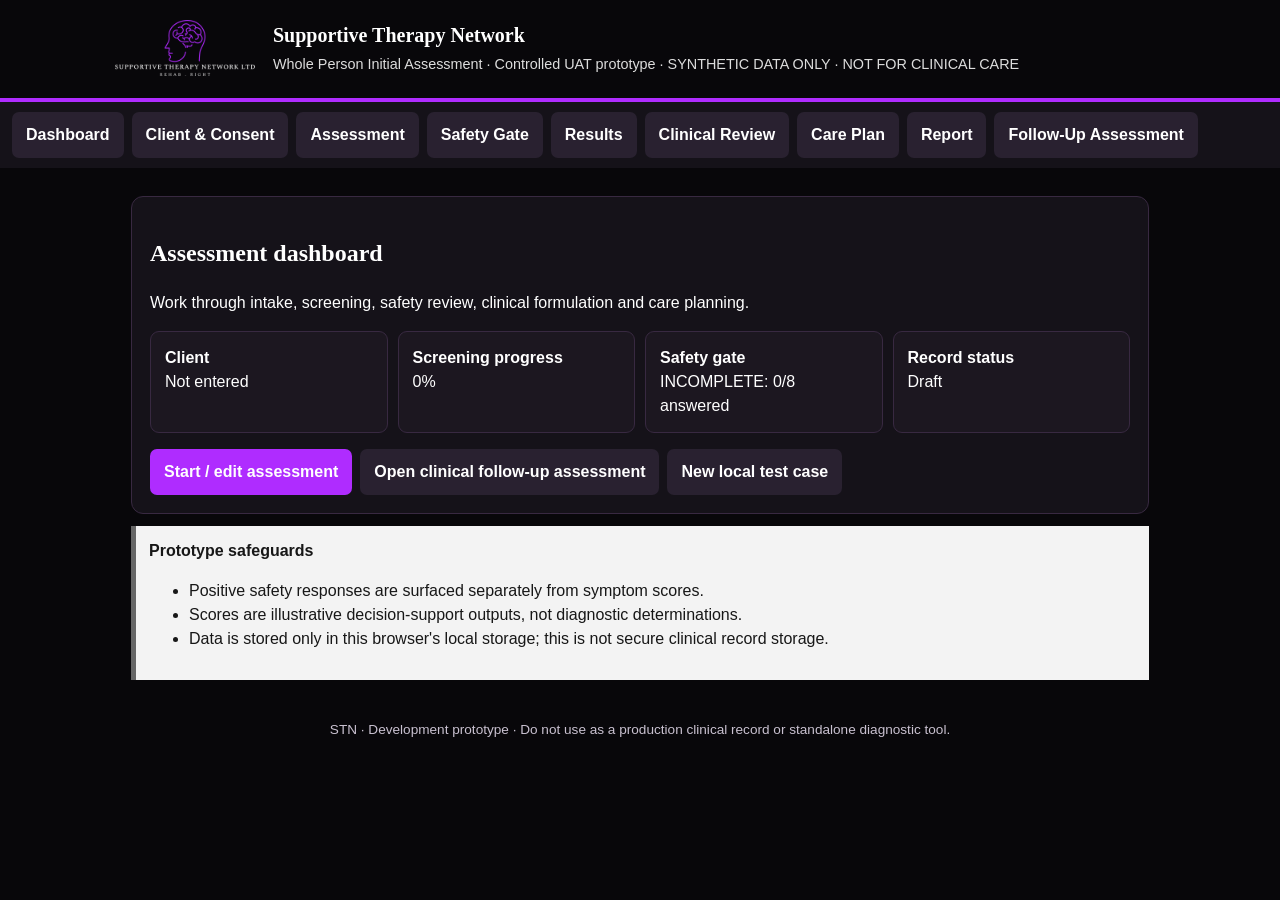
<file: prototype/STN-Whole-Person-Assessment-Standalone.html>
<!doctype html>
<html lang="en-NZ">
<head>
<meta charset="utf-8">
<meta http-equiv="Content-Security-Policy" content="default-src 'self'; script-src 'self' 'unsafe-inline'; style-src 'self' 'unsafe-inline' https://fonts.googleapis.com; font-src 'self' https://fonts.gstatic.com; img-src 'self' data: blob:; connect-src 'none'; object-src 'none'; base-uri 'none'; form-action 'none'">
<meta name="viewport" content="width=device-width,initial-scale=1,viewport-fit=cover">
<meta name="theme-color" content="#08070a"><meta name="mobile-web-app-capable" content="yes"><meta name="apple-mobile-web-app-capable" content="yes"><meta name="apple-mobile-web-app-status-bar-style" content="black-translucent"><title>STN | Whole Person Initial Assessment — Standalone UAT</title>
<link rel="preconnect" href="https://fonts.googleapis.com"><link rel="preconnect" href="https://fonts.gstatic.com" crossorigin><link href="https://fonts.googleapis.com/css2?family=Manrope:wght@400;500;600;700;800&family=Source+Serif+4:wght@400;500;600;700&display=swap" rel="stylesheet">
<style>
.stn-brand{display:flex;align-items:center;gap:18px;min-height:64px}.stn-brand img{display:block;width:140px;height:56px;object-fit:contain;flex:0 0 auto}.stn-brand-copy{min-width:0}.stn-brand-copy h1{margin:0}.stn-brand-copy p{margin:4px 0 0}@media(max-width:420px){.stn-brand{gap:10px}.stn-brand img{width:104px;height:44px}}

/* v0.8 controlled UAT: synthetic data only; no clinical deployment */
:root{color-scheme:dark;--ink:#fff;--muted:#c9c1d0;--bg:#08070a;--card:#151219;--line:#382941;--accent:#AF2CFF;--red:#ff626f}
*{box-sizing:border-box}body{margin:0;font:16px/1.5 Manrope,Arial,Helvetica,sans-serif;background:var(--bg);color:var(--ink)}header{background:#08070a;color:#fff;padding:18px max(18px,calc((100% - 1050px)/2));border-bottom:4px solid var(--accent)}header h1{margin:0;font-size:1.25rem}header p{margin:4px 0 0;color:#ddd;font-size:.9rem}nav{display:flex;gap:8px;overflow:auto;padding:10px max(12px,calc((100% - 1050px)/2));background:#151219}button{font:inherit;border:0;border-radius:7px;padding:11px 14px;cursor:pointer;font-weight:700}nav button{background:#292130;color:white;white-space:nowrap}.primary{background:var(--accent);color:white}.secondary{background:#292130;color:#fff}.danger{background:#8e1b1b;color:white}main{max-width:1050px;margin:auto;padding:16px}.view{display:none}.view.active{display:block}.card{background:var(--card);border:1px solid var(--line);border-radius:12px;padding:18px;margin:12px 0}.grid{display:grid;grid-template-columns:repeat(auto-fit,minmax(190px,1fr));gap:10px}.stat{padding:14px;border:1px solid var(--line);border-radius:9px;background:#1c1720}.muted{color:var(--muted)}label{display:block;font-weight:700;margin:12px 0 5px}input,textarea,select{width:100%;padding:11px;border:1px solid #5b4b64;border-radius:6px;font:inherit;background:#fff;color:#171717;color-scheme:light}textarea{min-height:80px}.actions{display:flex;flex-wrap:wrap;gap:8px;margin-top:16px}.question{border-top:1px solid var(--line);padding:15px 0}.scale{display:flex;gap:8px;flex-wrap:wrap}.scale label{display:flex;align-items:center;gap:5px;border:1px solid var(--line);padding:7px 10px;border-radius:7px;font-weight:400;margin:4px 0}.scale input{width:auto}.alert{border-left:5px solid var(--red);background:#fff0f0;color:#721c24;padding:13px}.notice{border-left:5px solid #666;background:#f3f3f3;color:#171717;padding:13px}.progress{height:8px;background:#ddd;border-radius:8px;overflow:hidden}.progress div{height:100%;background:var(--accent);width:0}footer{text-align:center;padding:24px;color:var(--muted);font-size:.85rem}table{width:100%;border-collapse:collapse}td,th{text-align:left;border-bottom:1px solid var(--line);padding:8px}@media print{nav,.actions,footer{display:none}body{background:white}.view{display:none!important}#report.view{display:block!important}}

/* Phone-first touch and layout refinements */
html{scroll-behavior:smooth;-webkit-text-size-adjust:100%;text-size-adjust:100%}
body{padding-bottom:env(safe-area-inset-bottom)}
header{padding-top:max(16px,env(safe-area-inset-top));padding-left:max(16px,calc((100% - 1050px)/2));padding-right:max(16px,calc((100% - 1050px)/2))}
nav{position:sticky;top:0;z-index:20;scrollbar-width:thin;padding-left:12px;padding-right:12px}
button{min-height:44px;touch-action:manipulation;-webkit-tap-highlight-color:transparent}
input,textarea,select{font-size:16px;max-width:100%}
.question{scroll-margin-top:100px}
@media(max-width:600px){
  header{padding:14px 16px}
  header h1{font-size:1.12rem}
  header p{font-size:.84rem}
  nav{gap:6px;padding:8px 10px}
  nav button{min-height:42px;padding:9px 12px;font-size:.88rem}
  main{padding:10px}
  .card{padding:14px;border-radius:10px;margin:9px 0}
  h2{font-size:1.22rem;line-height:1.3}
  h3{font-size:1.05rem}
  .grid{grid-template-columns:minmax(0,1fr);gap:8px}
  .stat{padding:12px}
  .actions{display:grid;grid-template-columns:minmax(0,1fr);gap:8px}
  .actions button{width:100%;min-height:46px}
  .scale{display:grid;grid-template-columns:repeat(2,minmax(0,1fr));gap:6px}
  .scale label{margin:0;min-height:44px;padding:9px;align-items:center}
  .scale label:last-child{grid-column:1/-1}
  .scale input{width:18px;height:18px;flex:0 0 auto}
  label{margin-top:14px}
  input,textarea,select{padding:12px}
  textarea{min-height:96px}
  .alert,.notice{padding:12px}
  table{display:block;overflow-x:auto;white-space:nowrap;-webkit-overflow-scrolling:touch}
  footer{padding:20px 12px}
}
@media(max-width:360px){
  .scale{grid-template-columns:minmax(0,1fr)}
  .scale label:last-child{grid-column:auto}
  nav button{font-size:.82rem;padding:8px 10px}
  main{padding:7px}
  .card{padding:12px}
}
@media(prefers-reduced-motion:reduce){html{scroll-behavior:auto}*{animation:none!important;transition:none!important}}


/* STN approved typography lock — brand artwork remains byte-for-byte unchanged. */
:root{--stn-purple:#AF2CFF;--stn-black:#08070A;--stn-charcoal:#151219;--stn-muted:#C9C1D0;--stn-body:"Manrope",Arial,Helvetica,sans-serif;--stn-display:"Source Serif 4",Georgia,serif}
body{font-family:var(--stn-body)}
h1,h2,h3,h4,h5,h6,.section-title,.page-title{font-family:var(--stn-display);font-weight:600}
header h1,.stn-brand-copy h1{font-family:var(--stn-display);font-weight:600}
button,input,textarea,select{font-family:var(--stn-body)}
:focus-visible{outline-color:var(--stn-purple)}

</style></head>
<body>
<header><div class="stn-brand"><img src="[data-uri]" alt="Supportive Therapy Network logo" width="700" height="280" decoding="async"><div class="stn-brand-copy"><h1>Supportive Therapy Network</h1><p>Whole Person Initial Assessment · Controlled UAT prototype · SYNTHETIC DATA ONLY · NOT FOR CLINICAL CARE</p></div></div></header>
<nav aria-label="Assessment workflow">
<button onclick="show('dashboard')">Dashboard</button><button onclick="show('client')">Client & Consent</button><button onclick="show('assessment')">Assessment</button><button onclick="show('safety')">Safety Gate</button><button onclick="show('results')">Results</button><button onclick="show('review')">Clinical Review</button><button onclick="show('care')">Care Plan</button><button onclick="show('report')">Report</button>
<button onclick="location.assign(&quot;follow-up-assessment.html&quot;)">Follow-Up Assessment</button></nav>
<main>
<section id="dashboard" class="view active"><div class="card"><h2>Assessment dashboard</h2><p>Work through intake, screening, safety review, clinical formulation and care planning.</p><div class="grid"><div class="stat"><b>Client</b><div id="dashClient">Not entered</div></div><div class="stat"><b>Screening progress</b><div id="dashProgress">0%</div></div><div class="stat"><b>Safety gate</b><div id="dashSafety">Not screened</div></div><div class="stat"><b>Record status</b><div id="dashStatus">Draft</div></div></div><div class="actions"><button class="primary" onclick="show('client')">Start / edit assessment</button><button class="secondary" onclick="location.assign(&quot;follow-up-assessment.html&quot;)">Open clinical follow-up assessment</button><button class="secondary" onclick="newCase()">New local test case</button></div></div><div class="notice"><b>Prototype safeguards</b><ul><li>Positive safety responses are surfaced separately from symptom scores.</li><li>Scores are illustrative decision-support outputs, not diagnostic determinations.</li><li>Data is stored only in this browser's local storage; this is not secure clinical record storage.</li></ul></div></section>
<section id="client" class="view"><div class="card"><h2>Client details and consent</h2><label for="clientId">Client ID (use fictitious data only)</label><input id="clientId"><label for="clientName">Name / preferred name</label><input id="clientName"><label for="dob">Date of birth</label><input id="dob" type="date"><label for="assessDate">Assessment date</label><input id="assessDate" type="date"><label for="clinician">Clinician</label><input id="clinician"><label for="presenting">Presenting concern</label><textarea id="presenting"></textarea><label for="consent">Consent confirmed</label><select id="consent"><option value="">Select</option><option>Yes</option><option>No</option><option>Deferred</option></select><div class="actions"><button class="primary" onclick="saveClient()">Save client</button><button class="secondary" onclick="saveClientAndContinue()">Continue to screening</button></div></div></section>
<section id="assessment" class="view"><div class="card"><h2>Whole-person screening</h2><p class="muted">Demonstration items only. Rate 0–4 based on the assessment conversation. These are not validated instruments.</p><div class="progress"><div id="bar"></div></div><div id="questions"></div><div class="actions"><button class="primary" onclick="saveData();show('safety')">Save and continue to safety</button></div></div></section>
<section id="safety" class="view"><div class="card"><h2>Safety gate</h2><div class="alert"><b>Clinical review required:</b> this prototype does not determine emergency disposition or replace a real-time risk assessment. If there is immediate danger, follow local emergency and organisational procedures.</div><div id="riskQuestions"></div><label for="riskNotes">Immediate safety actions / clinician notes</label><textarea id="riskNotes"></textarea><div class="actions"><button class="primary" onclick="saveSafety()">Save safety screen</button><button class="secondary" onclick="calculate()">Review results</button></div></div></section>
<section id="results" class="view"><div class="card"><h2>Integrated screening results</h2><div id="resultsBox"></div><div class="actions"><button class="primary" onclick="calculate()">Recalculate summary</button><button class="secondary" onclick="show('review')">Clinician review</button></div></div></section>
<section id="review" class="view"><div class="card"><h2>Clinical review</h2><label for="safetyReview">Human safety review / actions documented (required when any safety item is Yes, Unsure, Declined or Not asked). Simulation note only — this does not notify, assign or hand over to a clinician.</label><textarea id="safetyReview"></textarea><label for="mse">Mental state examination</label><textarea id="mse"></textarea><label for="formulation">Clinical formulation</label><textarea id="formulation"></textarea><label for="differential">Differential considerations / exclusions</label><textarea id="differential"></textarea><label for="protective">Protective factors</label><textarea id="protective"></textarea><label for="impression">Clinical impression (clinician-authored)</label><textarea id="impression"></textarea><label for="signoff">Clinician name / sign-off</label><input id="signoff"><div class="actions"><button class="primary" onclick="saveReview()">Save clinical review</button><button class="secondary" onclick="show('care')">Continue to care plan</button></div></div></section>
<section id="care" class="view"><div class="card"><h2>Whole-person care plan</h2><label for="strengths">Client strengths and preferences</label><textarea id="strengths"></textarea><label for="goals">Agreed goals</label><textarea id="goals"></textarea><label for="plan">Interventions, supports and referrals</label><textarea id="plan"></textarea><label for="followup">Follow-up date</label><input id="followup" type="date"><label for="actionsSafety">Safety / crisis plan and escalation arrangements</label><textarea id="actionsSafety"></textarea><div class="actions"><button class="primary" onclick="saveCare()">Save care plan</button><button class="secondary" onclick="show('report')">View report</button></div></div></section>
<section id="report" class="view"><div class="card"><h2>Assessment summary report</h2><div id="reportBox"></div><div class="actions"><button class="primary" onclick="window.print()">Print / save as PDF</button><button class="secondary" onclick="show('dashboard')">Return to dashboard</button></div></div></section>
</main><footer>STN · Development prototype · Do not use as a production clinical record or standalone diagnostic tool.</footer>
<script>
const qs=[['mood','Low mood or loss of interest','Mood'],['sleep','Sleep disturbance','Mood'],['energy','Low energy or fatigue','Mood'],['worry','Excessive or difficult-to-control worry','Anxiety'],['tension','Restlessness or feeling on edge','Anxiety'],['trauma','Intrusive trauma-related memories or reactions','Trauma'],['avoid','Avoidance of trauma reminders','Trauma'],['attention','Persistent attention or organisation difficulties','Attention'],['function','Impact on daily functioning','Functioning']];
const risks=[['suicide','Thoughts of suicide or wishing to be dead'],['selfharm','Recent self-harm thoughts or behaviour'],['attempt','Previous suicide attempt or serious suicidal behaviour'],['violence','Thoughts of seriously harming another person'],['psychosis','Current hallucinations, severe paranoia or loss of reality testing'],['mania','Markedly elevated or irritable mood with reduced need for sleep or risky behaviour'],['substance','Acute substance use creating significant safety concerns'],['danger','Current abuse, exploitation or immediate environmental danger']];const safetyResponses=['Yes','No','Unsure','Declined','Not asked'];
const A={client:{},answers:{},risk:{},review:{},care:{},final:false};const $=id=>document.getElementById(id);
function reviewFormMatchesSaved(){const r=A.review||{};return ['safetyReview','mse','formulation','differential','protective','impression','signoff'].every(id=>$(id).value===(r[id]||''))}
function careFormMatchesSaved(){const p=A.care||{};return ['strengths','goals','plan','followup','actionsSafety'].every(id=>$(id).value===(p[id]||''))}
function show(id){if(A.persistenceError&&id!=='dashboard'){alert('Browser storage is unavailable. Return to the dashboard and stop this assessment; no further workflow steps are permitted.');return}if(id==='assessment'&&(!A.client||A.client.consent!=='Yes'||$('consent').value!=='Yes'||$('clientId').value.trim()!==A.client.clientId||$('clientName').value.trim()!==A.client.name||$('dob').value!==A.client.dob||$('assessDate').value!==A.client.assessDate||$('clinician').value.trim()!==A.client.clinician)){alert('Save current client details and confirm consent before screening.');return}if(id==='safety'&&qs.some(q=>A.answers[q[0]]===undefined)){alert('Answer every screening item before opening the safety gate.');return}if(id==='results'&&(!A.safetySaved||!A.scores||risks.some(q=>!safetyResponses.includes(A.risk[q[0]])))){alert('Complete and save every safety-gate response, then calculate the screening summary.');return}if(id==='review'&&(!A.scores||!A.safetySaved)){alert('Complete screening and save the safety review before clinical review.');return}if(id==='care'&&(!A.reviewSaved||!reviewFormMatchesSaved())){alert('Save the current clinician review and sign-off before creating the care plan.');return}if(id==='report'&&(!A.careSaved||!careFormMatchesSaved())){alert('Save the current care plan before opening the report.');return}document.querySelectorAll('.view').forEach(x=>x.classList.remove('active'));$(id).classList.add('active');render()}
function saveData(){try{localStorage.setItem('stnPrototype',JSON.stringify(A));A.persistenceError=false;return true}catch(e){A.persistenceError=true;alert('Browser storage failed. Stop this workflow; do not continue with unsaved client information. '+e.message);return false}}
function restore(){try{const saved=JSON.parse(localStorage.getItem('stnPrototype')||'null');if(saved&&typeof saved==='object'&&!Array.isArray(saved)){for(const key of ['client','answers','risk','review','care','scores'])if(saved[key]&&typeof saved[key]==='object'&&!Array.isArray(saved[key]))A[key]=saved[key];for(const key of ['final','safetySaved','reviewSaved','careSaved'])if(typeof saved[key]==='boolean')A[key]=saved[key]}}catch(e){try{localStorage.removeItem('stnPrototype')}catch(ignore){}};fillForms();render()}
function fillForms(){const map={clientId:A.client.clientId,clientName:A.client.name,dob:A.client.dob,assessDate:A.client.assessDate,clinician:A.client.clinician,presenting:A.client.presenting,consent:A.client.consent,safetyReview:A.review.safetyReview,mse:A.review.mse,formulation:A.review.formulation,differential:A.review.differential,protective:A.review.protective,impression:A.review.impression,signoff:A.review.signoff,strengths:A.care.strengths,goals:A.care.goals,plan:A.care.plan,followup:A.care.followup,actionsSafety:A.care.actionsSafety};for(const [k,v] of Object.entries(map))if($(k))$(k).value=v||'';if($('riskNotes'))$('riskNotes').value=A.risk.notes||''}
function saveClient(){const client={clientId:$('clientId').value.trim(),name:$('clientName').value.trim(),dob:$('dob').value,assessDate:$('assessDate').value,clinician:$('clinician').value.trim(),presenting:$('presenting').value,consent:$('consent').value};if(!client.clientId||!client.name||!client.dob||!client.assessDate||!client.clinician){alert('Client ID, name, date of birth, assessment date and clinician are required.');return false}if(client.consent!=='Yes'){alert('Confirmed consent is required to continue. If consent is declined or deferred, stop this prototype workflow.');return false}const previousClient=A.client||{};const hasPreviousClient=!!(previousClient.clientId||previousClient.name||previousClient.dob);const identityChanged=hasPreviousClient&&(previousClient.clientId!==client.clientId||previousClient.name!==client.name||previousClient.dob!==client.dob);A.client=client;if(identityChanged){A.answers={};A.risk={};A.review={};A.care={};A.scores=null;A.safetySaved=false;A.reviewSaved=false;A.careSaved=false;A.final=false}else{A.scores=null;A.safetySaved=false;A.reviewSaved=false;A.careSaved=false;A.final=false}if(!saveData())return false;render();alert('Saved in this browser only. Synthetic data only.');return true}
function saveClientAndContinue(){if(saveClient())show('assessment')}
function renderQuestions(){$('questions').innerHTML=qs.map((q,i)=>'<div class="question"><b>'+(i+1)+'. '+q[1]+'</b><div class="scale">'+[0,1,2,3,4].map(v=>'<label><input type="radio" name="'+q[0]+'" value="'+v+'" '+(String(A.answers[q[0]])===String(v)?'checked':'')+' onchange="setAnswer(&quot;'+q[0]+'&quot;,this.value)"> '+v+' — '+['None','Mild','Moderate','Marked','Severe'][v]+'</label>').join('')+'</div></div>').join('')}
function renderRisks(){$('riskQuestions').innerHTML=risks.map(q=>'<div class="question"><b>'+q[1]+'</b><div class="actions">'+safetyResponses.map(value=>'<button class="'+(A.risk[q[0]]===value?(value==='Yes'?'danger':'primary'):'secondary')+'" onclick="setRisk(&quot;'+q[0]+'&quot;,&quot;'+value+'&quot;)">'+value+'</button>').join('')+'</div></div>').join('')}
function setAnswer(key,value){const previous=A.answers[key];A.answers[key]=value;A.scores=null;A.safetySaved=false;A.reviewSaved=false;A.careSaved=false;A.final=false;if(!saveData()){if(previous===undefined)delete A.answers[key];else A.answers[key]=previous;render();return}render()}
function setRisk(key,value){const previous=A.risk[key];A.risk[key]=value;A.safetySaved=false;A.scores=null;A.reviewSaved=false;A.careSaved=false;A.final=false;if(!saveData()){if(previous===undefined)delete A.risk[key];else A.risk[key]=previous;render();return}render()}
function band(n){return 'Descriptive response total only — no validated severity threshold'}
function calculate(){if(qs.some(q=>A.answers[q[0]]===undefined)){alert('Answer every screening item before calculating results.');return}if(!A.safetySaved||risks.some(q=>!safetyResponses.includes(A.risk[q[0]]))){alert('Complete and save every safety-gate response. Unanswered items are not treated as No.');return}A.scores={Mood:['mood','sleep','energy'].reduce((s,k)=>s+(+A.answers[k]||0),0),Anxiety:['worry','tension'].reduce((s,k)=>s+(+A.answers[k]||0),0),Trauma:['trauma','avoid'].reduce((s,k)=>s+(+A.answers[k]||0),0),Attention:['attention'].reduce((s,k)=>s+(+A.answers[k]||0),0),Functioning:['function'].reduce((s,k)=>s+(+A.answers[k]||0),0)};if(!saveData())return;renderResults();show('results')}
function flags(){return risks.filter(([key])=>A.risk&&A.risk[key]!==undefined&&A.risk[key]!=='No').map(([key])=>key)}
function renderResults(){const s=A.scores||{};const f=flags();$('resultsBox').innerHTML='<div class="grid">'+Object.entries(s).map(([k,v])=>'<div class="stat"><b>'+esc(k)+'</b><h2>'+esc(v)+'</h2>'+esc(band(v))+'</div>').join('')+'</div><div class="'+(f.length?'alert':'notice')+'"><b>'+(f.length?'Safety response(s) require human review':'No positive responses recorded — not a safety clearance')+'</b><p>'+(f.length?f.map(key=>key+' ('+A.risk[key]+')').join(', '):'A negative screen does not establish absence of risk.')+'</p></div><p>These demonstration scores are not validated clinical scales, do not establish a diagnosis and must not be used alone for triage or treatment decisions.</p>'}
function saveSafety(){const missing=risks.filter(q=>!safetyResponses.includes(A.risk[q[0]]));if(missing.length){alert('Safety screen incomplete. Record a response or explicitly select Not asked for every item: '+missing.map(q=>q[0]).join(', '));return}A.risk.notes=$('riskNotes').value;A.safetySaved=true;A.reviewSaved=false;A.careSaved=false;A.final=false;if(!saveData())return;render();alert('Safety responses saved locally. Any positive response requires direct clinician review; this is not an emergency disposition.')}
function saveReview(){if(!A.scores||!A.safetySaved){alert('Complete screening and save the safety gate before clinical review.');return}const review={safetyReview:$('safetyReview').value,mse:$('mse').value,formulation:$('formulation').value,differential:$('differential').value,protective:$('protective').value,impression:$('impression').value,signoff:$('signoff').value.trim()};if(flags().length&&!review.safetyReview.trim()){alert('A Yes, Unsure, Declined or Not asked safety response requires a documented human safety review note before the simulated workflow can proceed. This note does not create a handover.');return}if(!review.signoff){alert('Clinician sign-off name is required.');return}A.review=review;A.reviewSaved=true;A.careSaved=false;if(!saveData())return;alert('Clinical review saved locally. This is not an authenticated electronic signature.')}
function saveCare(){if(!A.reviewSaved){alert('Save clinician review and sign-off first.');return}const care={strengths:$('strengths').value,goals:$('goals').value,plan:$('plan').value,followup:$('followup').value,actionsSafety:$('actionsSafety').value};if(!care.goals.trim()||!care.plan.trim()){alert('Agreed goals and interventions / supports / referrals are required.');return}A.care=care;A.careSaved=true;if(!saveData())return;render();alert('Care plan saved locally. This does not constitute clinical finalisation.')}
function esc(value){return String(value??'').replace(/&/g,'&amp;').replace(/</g,'&lt;').replace(/>/g,'&gt;').replace(/"/g,'&quot;').replace(/'/g,'&#39;')}
function renderReport(){const c=A.client||{},r=A.review||{},p=A.care||{},s=A.scores||{};$('reportBox').innerHTML='<h3>Client and assessment</h3><p><b>ID:</b> '+esc(c.clientId)+'<br><b>Name:</b> '+esc(c.name)+'<br><b>Date:</b> '+esc(c.assessDate)+'<br><b>Clinician:</b> '+esc(c.clinician)+'<br><b>Consent:</b> '+esc(c.consent||'Not recorded')+'</p><h3>Screening summary</h3><table><tr><th>Domain</th><th>Illustrative score</th><th>Band</th></tr>'+Object.entries(s).map(([k,v])=>'<tr><td>'+esc(k)+'</td><td>'+esc(v)+'</td><td>'+esc(band(v))+'</td></tr>').join('')+'</table><h3>Safety gate</h3><p>'+(flags().length?'Positive responses: '+flags().join(', '):'No positive responses recorded')+'</p><p>' +esc(A.risk.notes)+'</p><h3>Clinical review</h3><p><b>Human safety review / actions documented:</b> '+esc(r.safetyReview)+'</p><p><b>MSE:</b> '+esc(r.mse)+'</p><p><b>Formulation:</b> '+esc(r.formulation)+'</p><p><b>Differential:</b> '+esc(r.differential)+'</p><p><b>Protective factors:</b> '+esc(r.protective)+'</p><p><b>Clinical impression:</b> '+esc(r.impression)+'</p><p><b>Sign-off:</b> '+esc(r.signoff)+'</p><h3>Care plan</h3><p><b>Strengths:</b> '+esc(p.strengths)+'</p><p><b>Goals:</b> '+esc(p.goals)+'</p><p><b>Interventions and referrals:</b> '+esc(p.plan)+'</p><p><b>Safety plan:</b> '+esc(p.actionsSafety)+'</p><p><b>Follow-up:</b> '+esc(p.followup)+'</p>'}
function render(){const n=Object.keys(A.answers).length;const answered=risks.filter(q=>safetyResponses.includes(A.risk[q[0]])).length;$('dashClient').textContent=A.client.name||A.client.clientId||'Not entered';$('dashProgress').textContent=Math.round(n/qs.length*100)+'%';$('dashSafety').textContent=A.safetySaved?(flags().length?'Human review required: '+flags().length+' safety item(s)':'No positive responses recorded; this is not a safety clearance'):'INCOMPLETE: '+answered+'/'+risks.length+' answered';$('dashStatus').textContent=A.final?'Finalised':'Draft';$('bar').style.width=Math.round(n/qs.length*100)+'%';renderQuestions();renderRisks();renderResults();renderReport();fillForms()}
function newCase(){if(confirm('Clear this browser’s STN prototype test case?')){localStorage.removeItem('stnPrototype');location.reload()}}
restore();
</script></body></html>
</file>
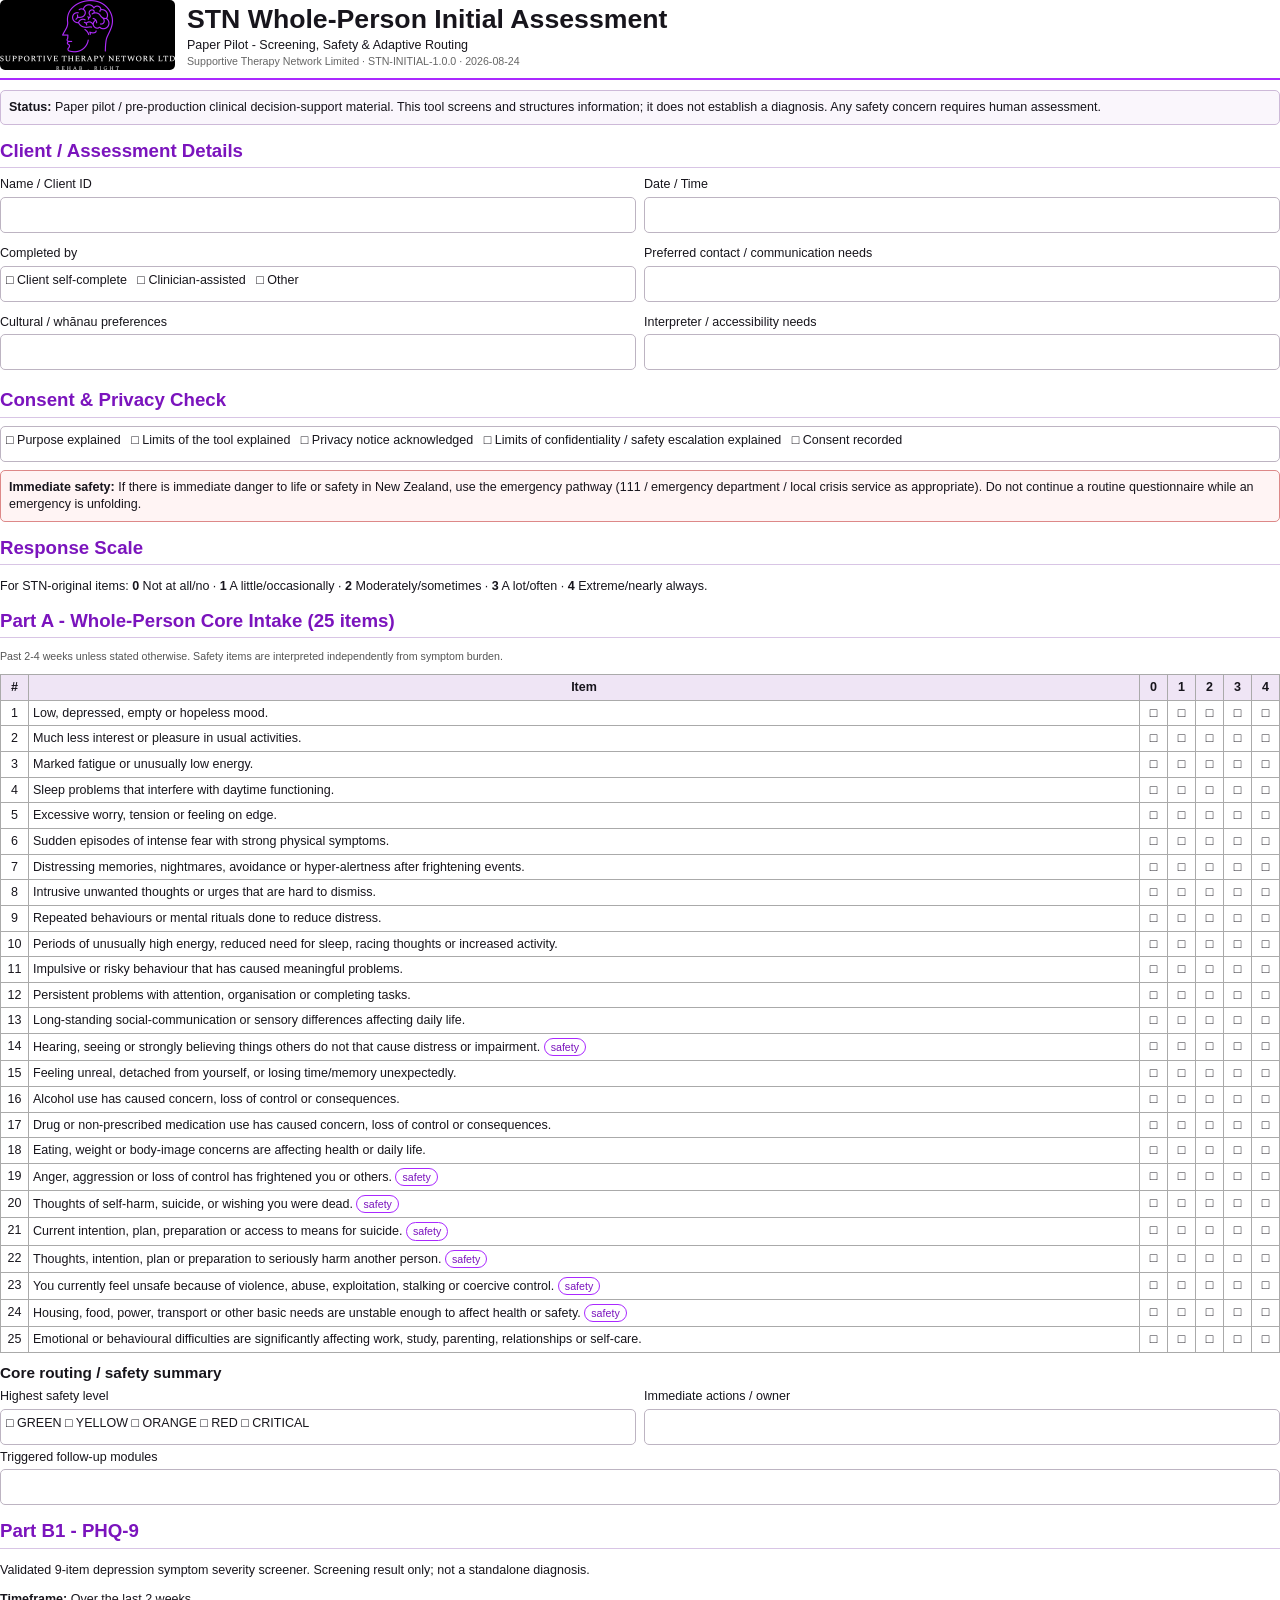
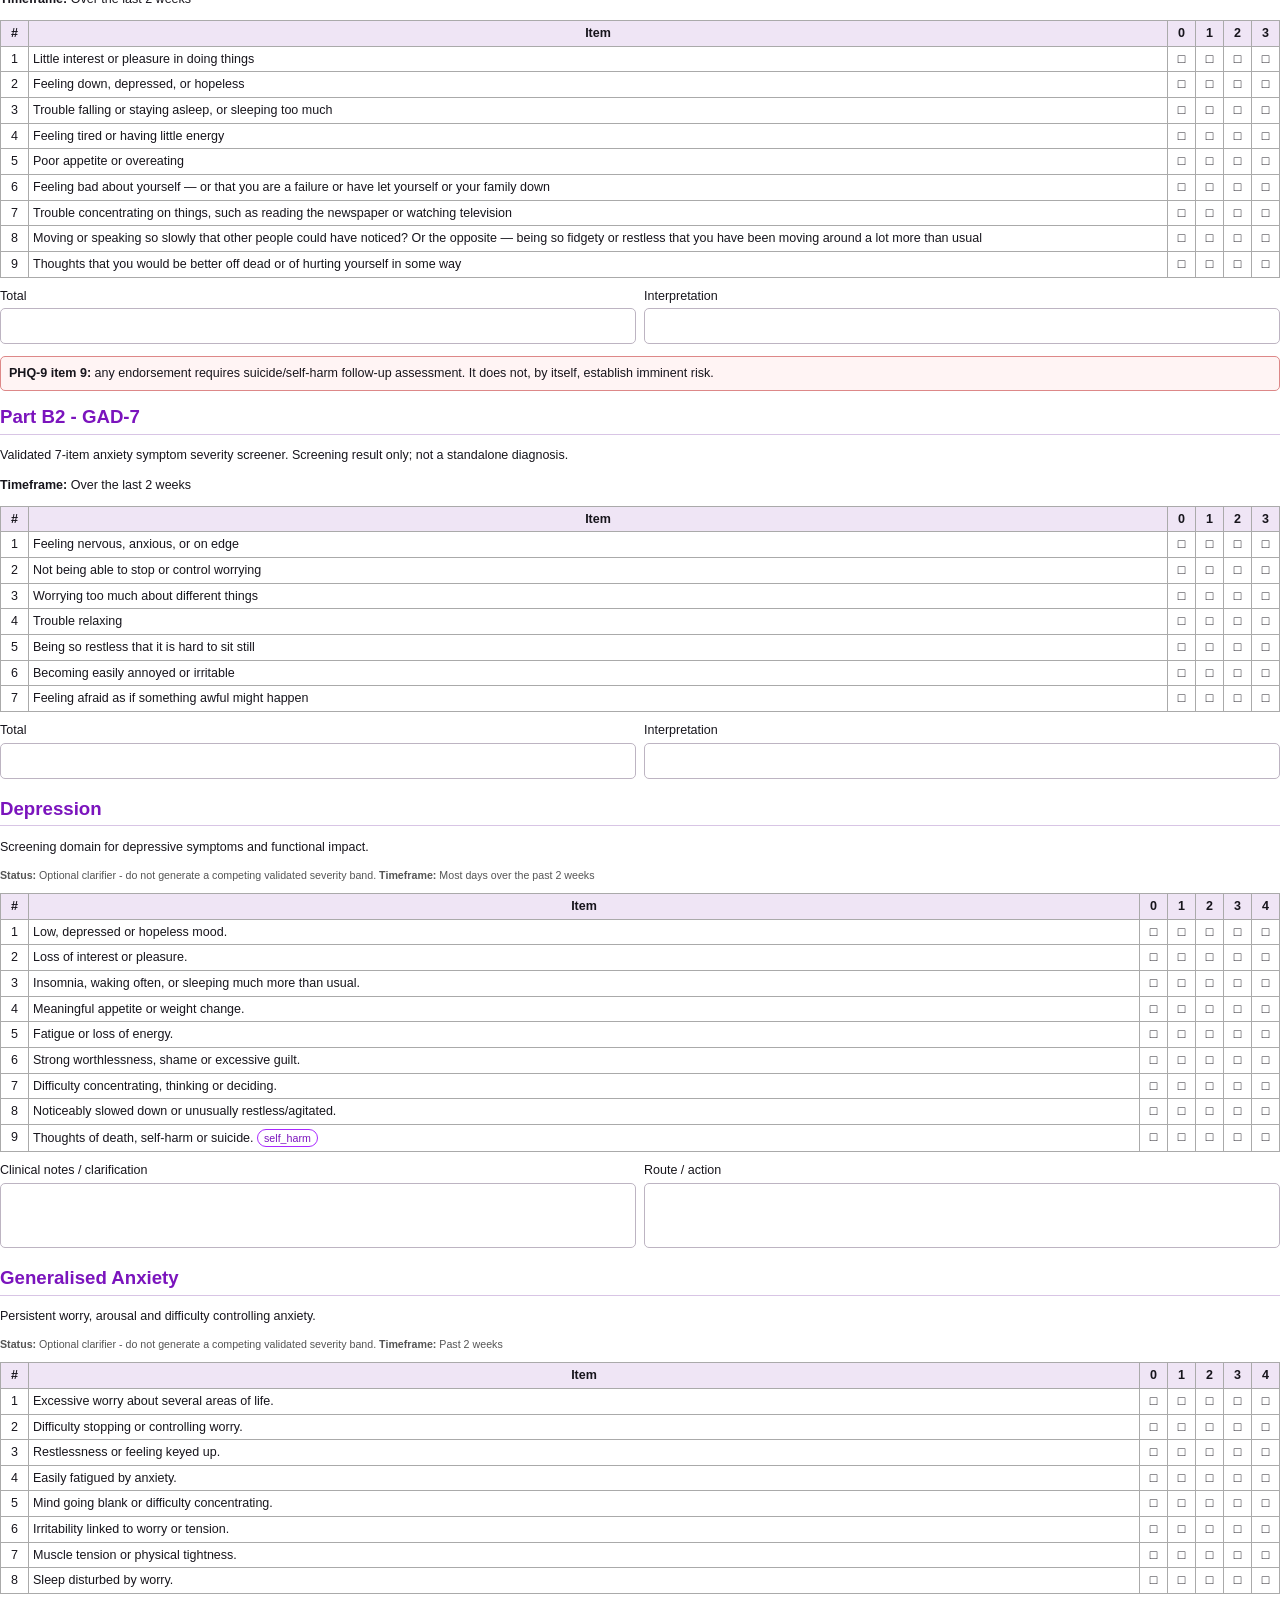
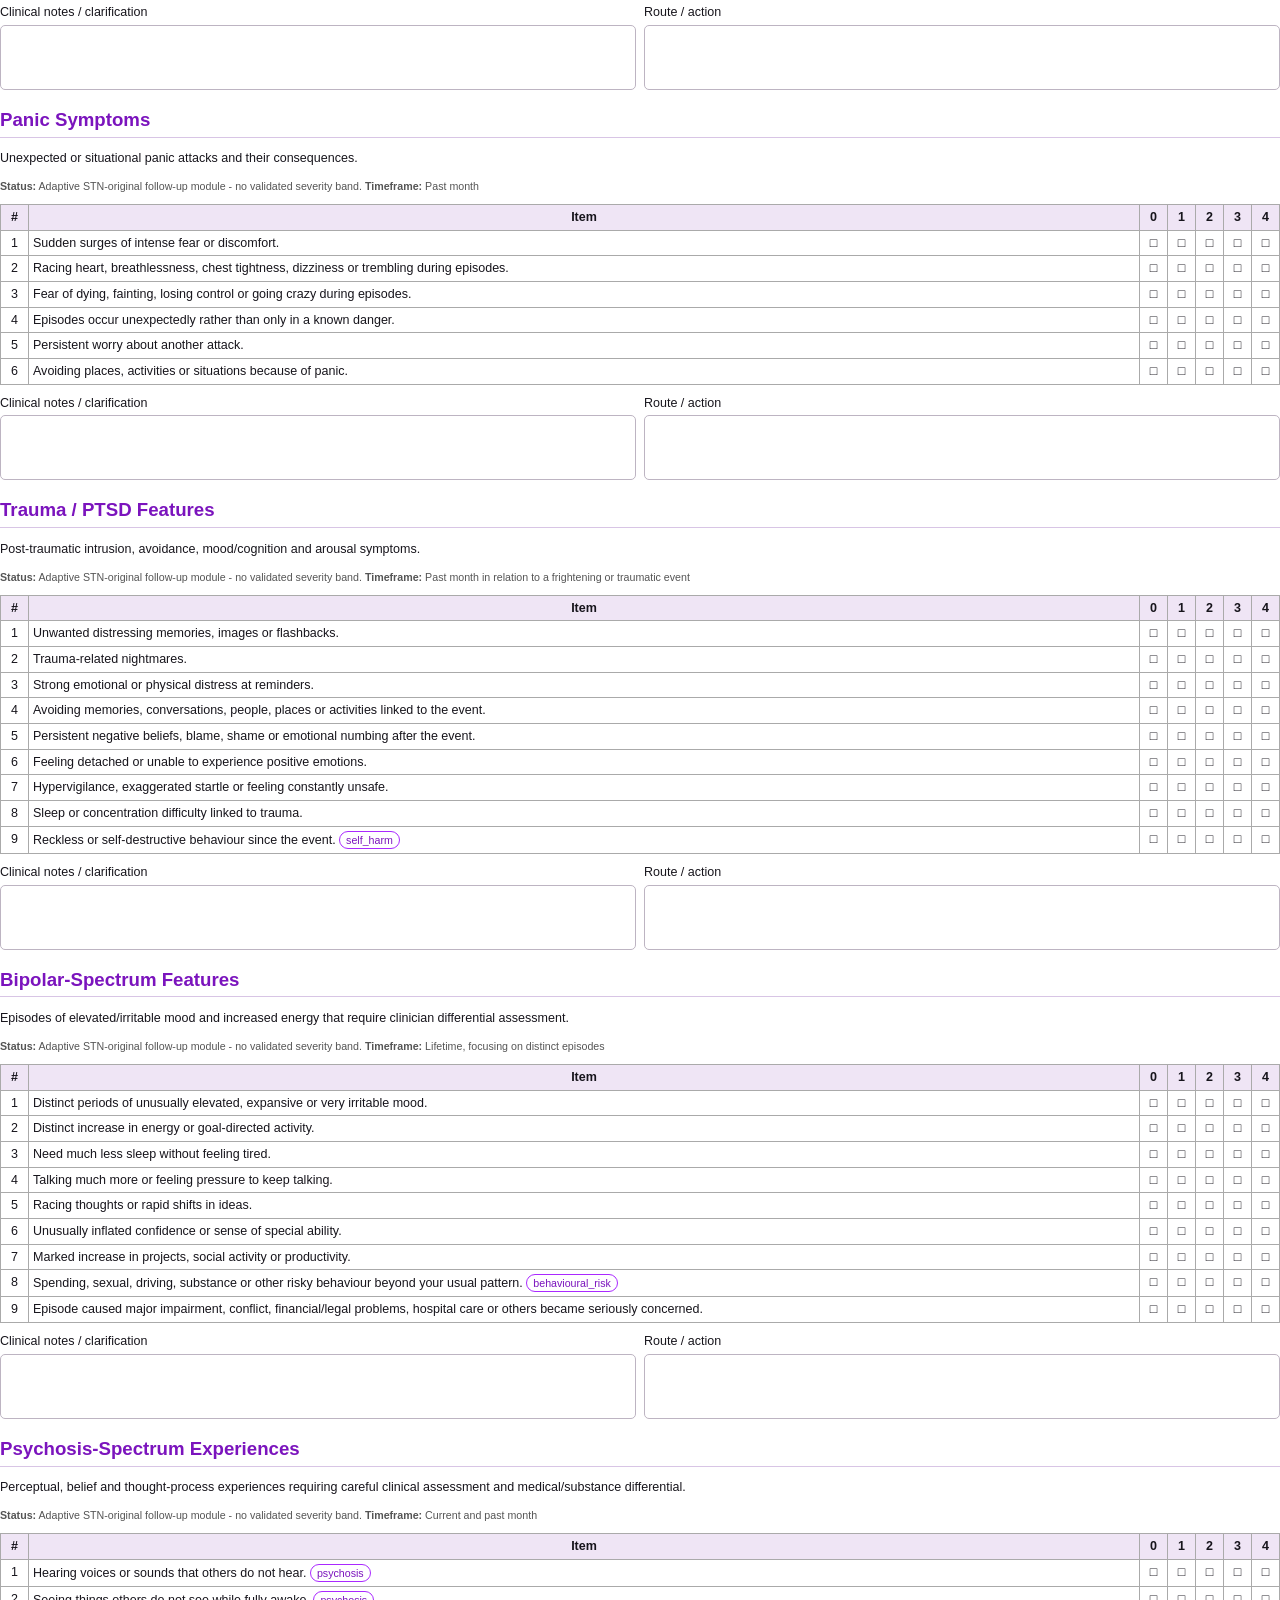
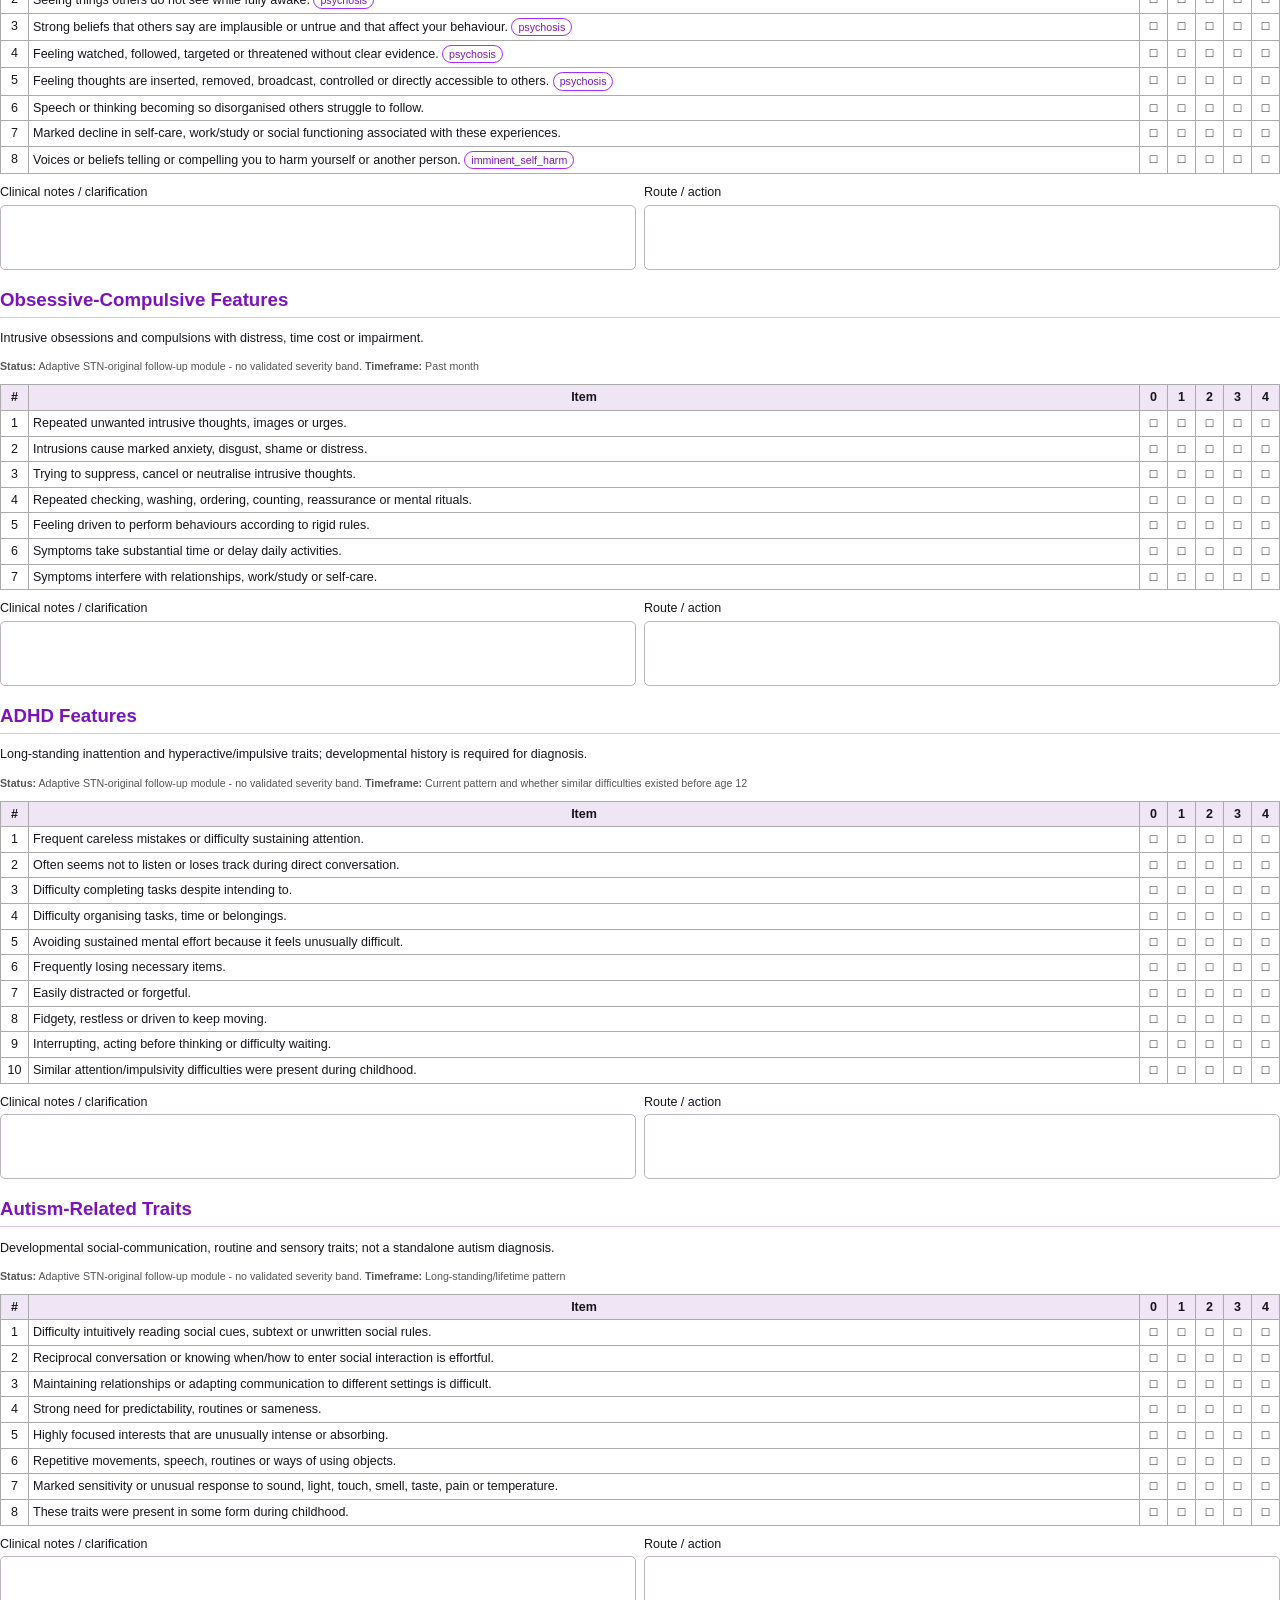
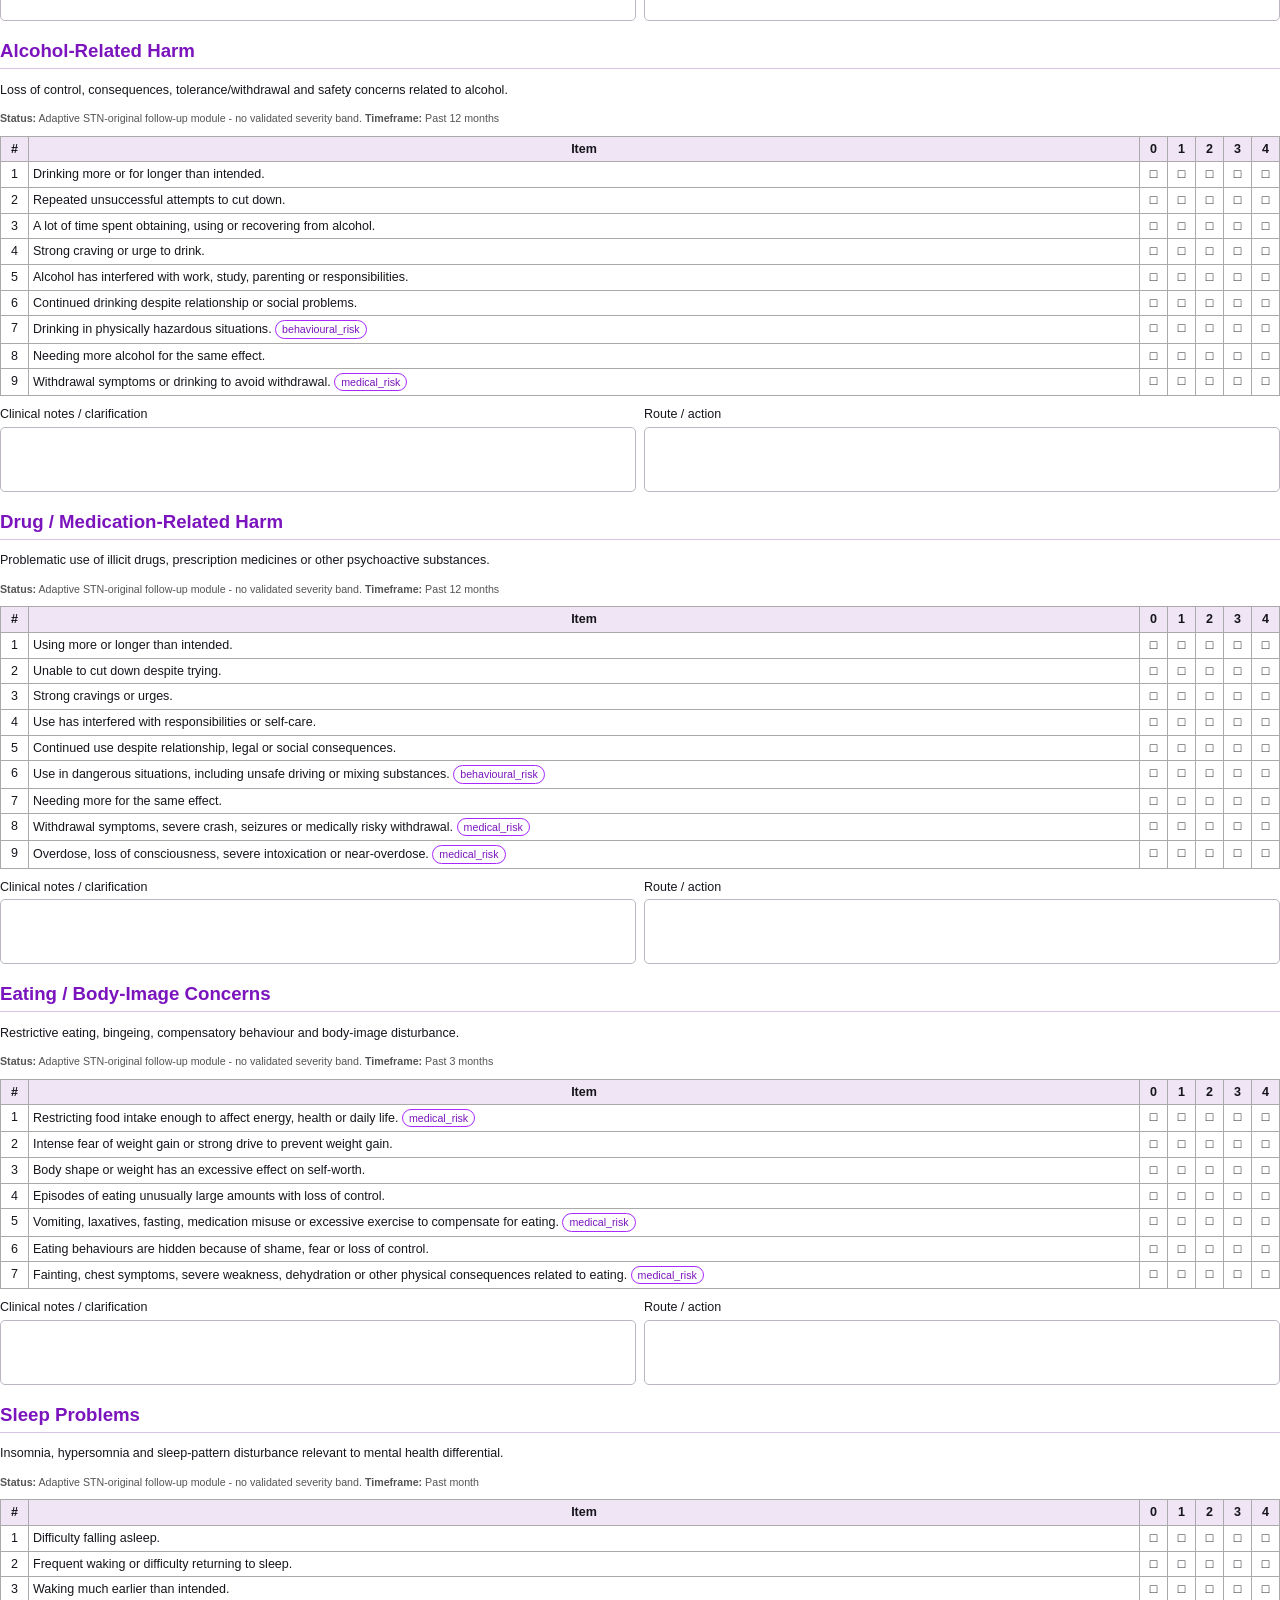
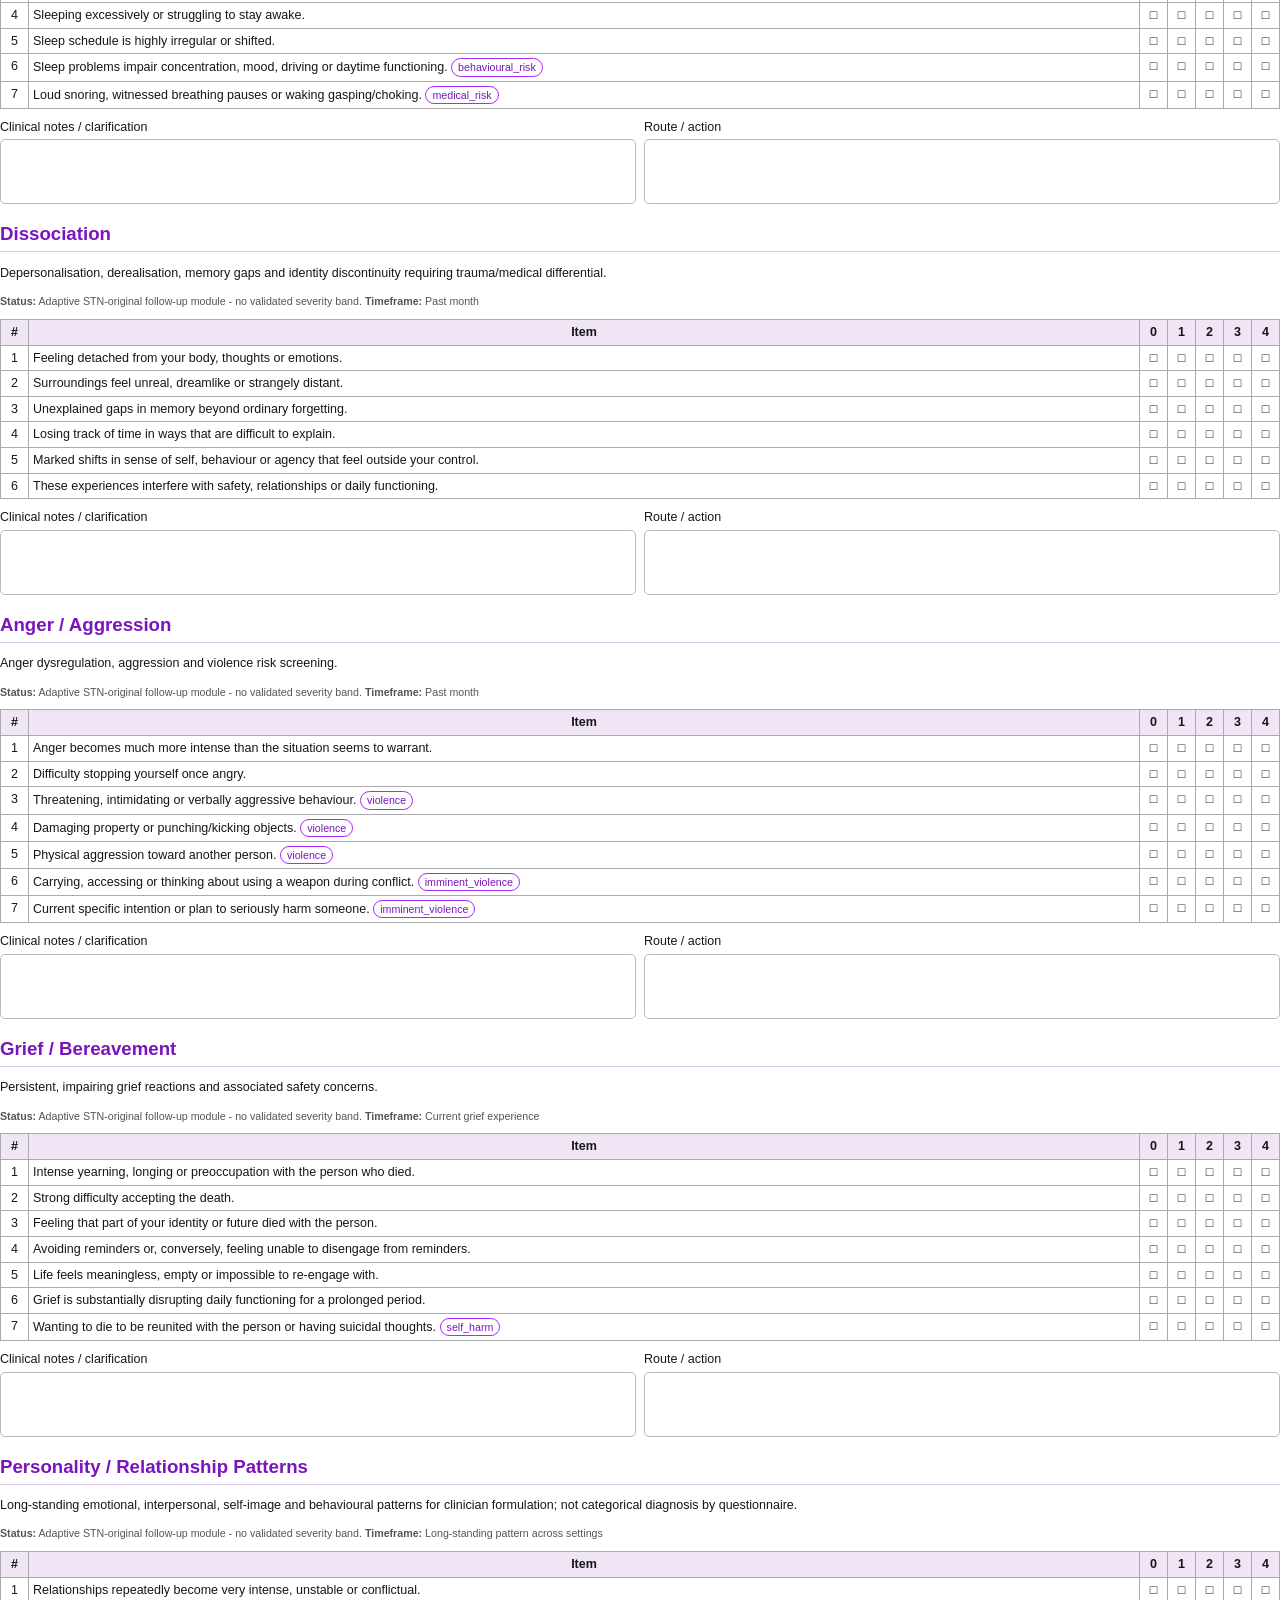
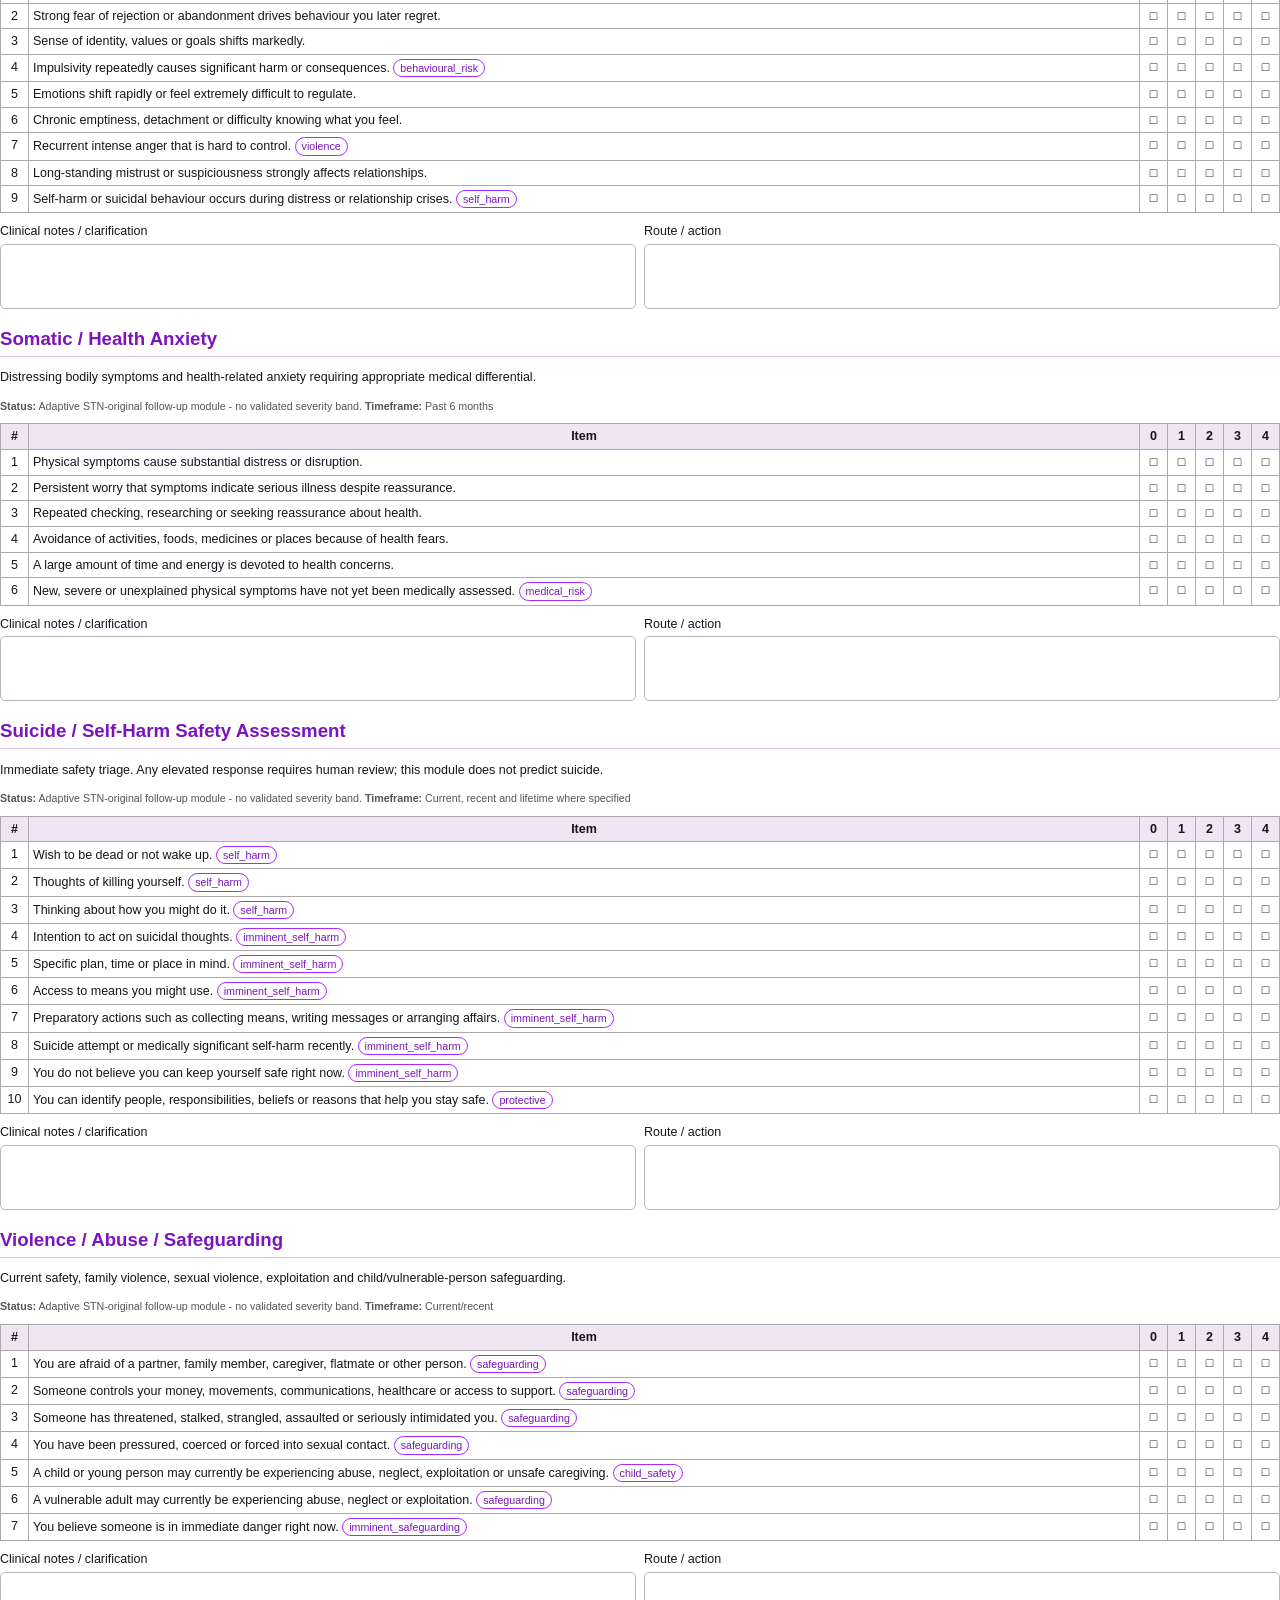
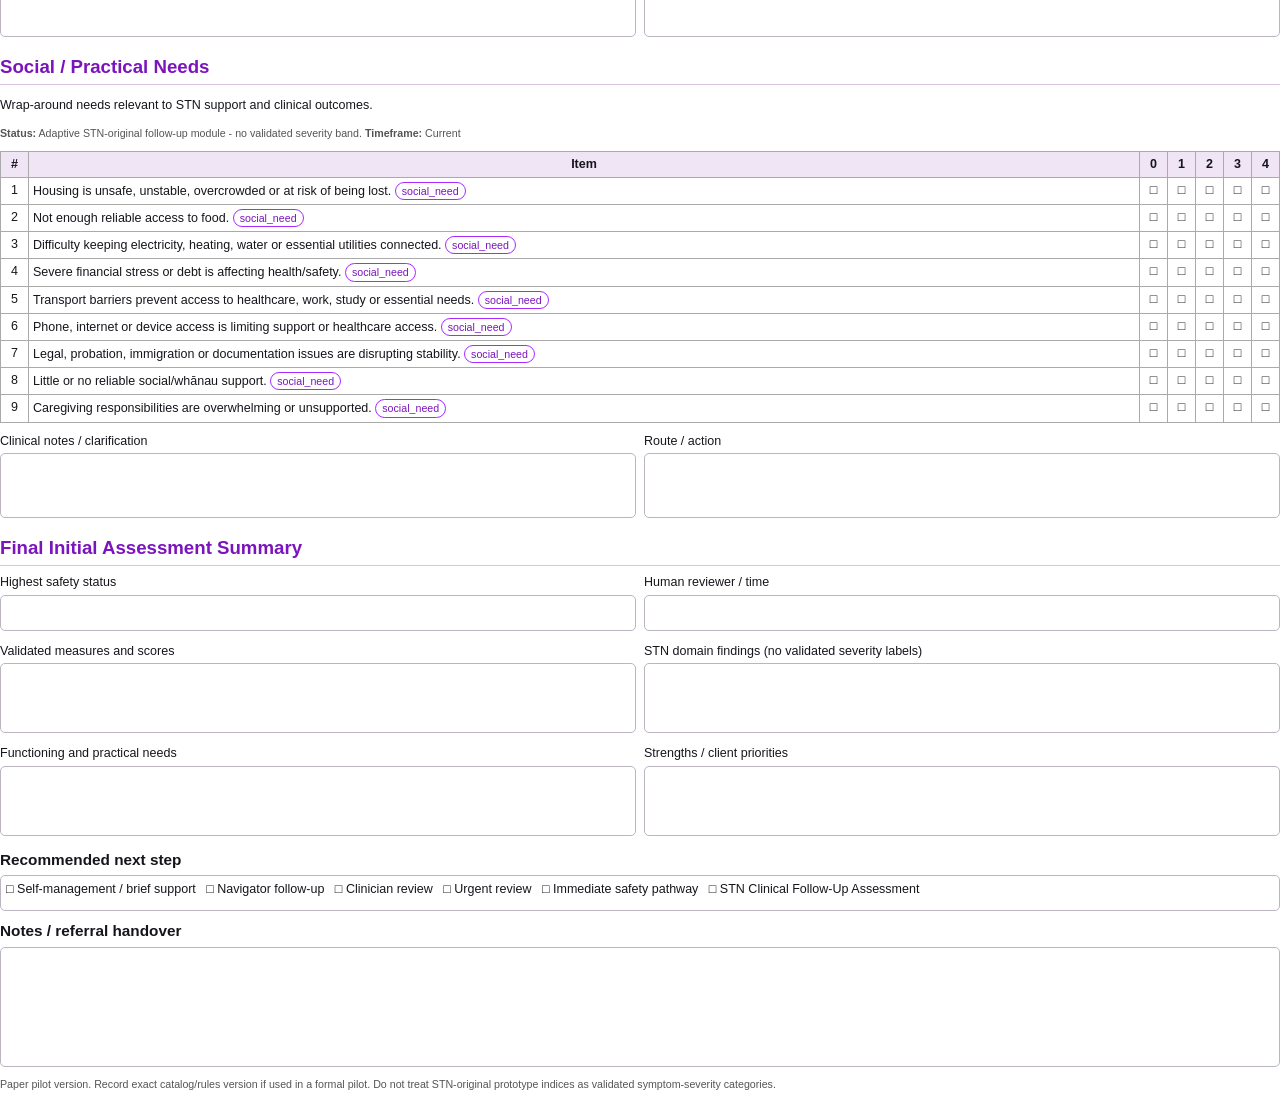
<file: reference/source-html/STN_Initial_Assessment_Paper_Pilot.html>
<!doctype html><html><head><meta charset="utf-8"><style>
@page{size:A4;margin:14mm 13mm 15mm 13mm}*{box-sizing:border-box}body{font-family:Arial,Helvetica,sans-serif;color:#17151c;font-size:9.4pt;line-height:1.33;margin:0}header{display:flex;align-items:center;gap:12px;border-bottom:2px solid #aa29ff;padding-bottom:8px;margin-bottom:10px}header img{width:175px;height:auto;background:#000;border-radius:5px}h1{font-size:20pt;margin:0}h2{font-size:14pt;color:#7b14bd;border-bottom:1px solid #d8c5e5;padding-bottom:4px;margin:14px 0 8px}h3{font-size:11.5pt;margin:10px 0 5px}.meta{font-size:8pt;color:#666}.notice{border:1px solid #cdb9d8;background:#faf6fc;padding:8px;border-radius:5px;margin:8px 0}.danger{border:1px solid #d88;background:#fff4f4;padding:8px;border-radius:5px;margin:8px 0}.box{border:1px solid #bdb4c2;border-radius:5px;min-height:36px;padding:5px;margin:4px 0}.line{border-bottom:1px solid #777;min-height:18px}.qtable{width:100%;border-collapse:collapse;margin:7px 0 10px;table-layout:fixed}.qtable th,.qtable td{border:1px solid #aaa;padding:4px;vertical-align:top}.qtable th{background:#efe5f5}.qtable .num{width:28px;text-align:center}.qtable .question{width:auto}.qtable .score{width:28px;text-align:center}.check{font-family:DejaVu Sans,Arial,sans-serif}.pagebreak{break-before:page}.avoid{break-inside:avoid}.small{font-size:8pt;color:#555}.footer{position:running(footer)}ul{margin:4px 0 7px;padding-left:18px}.siggrid{display:grid;grid-template-columns:1fr 1fr;gap:8px}.grid2{display:grid;grid-template-columns:1fr 1fr;gap:8px}.grid3{display:grid;grid-template-columns:repeat(3,1fr);gap:7px}.pill{display:inline-block;border:1px solid #aa29ff;border-radius:10px;padding:1px 6px;color:#7b14bd;font-size:8pt}@media print{.avoid{break-inside:avoid}}
</style></head><body><header><img src="[data-uri]"><div><h1>STN Whole-Person Initial Assessment</h1><div>Paper Pilot - Screening, Safety & Adaptive Routing</div><div class="meta">Supportive Therapy Network Limited · STN-INITIAL-1.0.0 · 2026-08-24</div></div></header><div class="notice"><strong>Status:</strong> Paper pilot / pre-production clinical decision-support material. This tool screens and structures information; it does not establish a diagnosis. Any safety concern requires human assessment.</div>
<h2>Client / Assessment Details</h2><div class="grid2"><div>Name / Client ID<div class="box"></div></div><div>Date / Time<div class="box"></div></div><div>Completed by<div class="box">□ Client self-complete &nbsp; □ Clinician-assisted &nbsp; □ Other</div></div><div>Preferred contact / communication needs<div class="box"></div></div><div>Cultural / whānau preferences<div class="box"></div></div><div>Interpreter / accessibility needs<div class="box"></div></div></div>
<h2>Consent & Privacy Check</h2><div class="box">□ Purpose explained &nbsp; □ Limits of the tool explained &nbsp; □ Privacy notice acknowledged &nbsp; □ Limits of confidentiality / safety escalation explained &nbsp; □ Consent recorded</div>
<div class="danger"><strong>Immediate safety:</strong> If there is immediate danger to life or safety in New Zealand, use the emergency pathway (111 / emergency department / local crisis service as appropriate). Do not continue a routine questionnaire while an emergency is unfolding.</div>
<h2>Response Scale</h2><p>For STN-original items: <strong>0</strong> Not at all/no · <strong>1</strong> A little/occasionally · <strong>2</strong> Moderately/sometimes · <strong>3</strong> A lot/often · <strong>4</strong> Extreme/nearly always.</p><h2>Part A - Whole-Person Core Intake (25 items)</h2><p class="small">Past 2-4 weeks unless stated otherwise. Safety items are interpreted independently from symptom burden.</p><table class="qtable"><tr><th class="num">#</th><th class="question">Item</th><th class="score">0</th><th class="score">1</th><th class="score">2</th><th class="score">3</th><th class="score">4</th></tr><tr><td class="num">1</td><td>Low, depressed, empty or hopeless mood.</td><td class="score">□</td><td class="score">□</td><td class="score">□</td><td class="score">□</td><td class="score">□</td></tr><tr><td class="num">2</td><td>Much less interest or pleasure in usual activities.</td><td class="score">□</td><td class="score">□</td><td class="score">□</td><td class="score">□</td><td class="score">□</td></tr><tr><td class="num">3</td><td>Marked fatigue or unusually low energy.</td><td class="score">□</td><td class="score">□</td><td class="score">□</td><td class="score">□</td><td class="score">□</td></tr><tr><td class="num">4</td><td>Sleep problems that interfere with daytime functioning.</td><td class="score">□</td><td class="score">□</td><td class="score">□</td><td class="score">□</td><td class="score">□</td></tr><tr><td class="num">5</td><td>Excessive worry, tension or feeling on edge.</td><td class="score">□</td><td class="score">□</td><td class="score">□</td><td class="score">□</td><td class="score">□</td></tr><tr><td class="num">6</td><td>Sudden episodes of intense fear with strong physical symptoms.</td><td class="score">□</td><td class="score">□</td><td class="score">□</td><td class="score">□</td><td class="score">□</td></tr><tr><td class="num">7</td><td>Distressing memories, nightmares, avoidance or hyper-alertness after frightening events.</td><td class="score">□</td><td class="score">□</td><td class="score">□</td><td class="score">□</td><td class="score">□</td></tr><tr><td class="num">8</td><td>Intrusive unwanted thoughts or urges that are hard to dismiss.</td><td class="score">□</td><td class="score">□</td><td class="score">□</td><td class="score">□</td><td class="score">□</td></tr><tr><td class="num">9</td><td>Repeated behaviours or mental rituals done to reduce distress.</td><td class="score">□</td><td class="score">□</td><td class="score">□</td><td class="score">□</td><td class="score">□</td></tr><tr><td class="num">10</td><td>Periods of unusually high energy, reduced need for sleep, racing thoughts or increased activity.</td><td class="score">□</td><td class="score">□</td><td class="score">□</td><td class="score">□</td><td class="score">□</td></tr><tr><td class="num">11</td><td>Impulsive or risky behaviour that has caused meaningful problems.</td><td class="score">□</td><td class="score">□</td><td class="score">□</td><td class="score">□</td><td class="score">□</td></tr><tr><td class="num">12</td><td>Persistent problems with attention, organisation or completing tasks.</td><td class="score">□</td><td class="score">□</td><td class="score">□</td><td class="score">□</td><td class="score">□</td></tr><tr><td class="num">13</td><td>Long-standing social-communication or sensory differences affecting daily life.</td><td class="score">□</td><td class="score">□</td><td class="score">□</td><td class="score">□</td><td class="score">□</td></tr><tr><td class="num">14</td><td>Hearing, seeing or strongly believing things others do not that cause distress or impairment. <span class="pill">safety</span></td><td class="score">□</td><td class="score">□</td><td class="score">□</td><td class="score">□</td><td class="score">□</td></tr><tr><td class="num">15</td><td>Feeling unreal, detached from yourself, or losing time/memory unexpectedly.</td><td class="score">□</td><td class="score">□</td><td class="score">□</td><td class="score">□</td><td class="score">□</td></tr><tr><td class="num">16</td><td>Alcohol use has caused concern, loss of control or consequences.</td><td class="score">□</td><td class="score">□</td><td class="score">□</td><td class="score">□</td><td class="score">□</td></tr><tr><td class="num">17</td><td>Drug or non-prescribed medication use has caused concern, loss of control or consequences.</td><td class="score">□</td><td class="score">□</td><td class="score">□</td><td class="score">□</td><td class="score">□</td></tr><tr><td class="num">18</td><td>Eating, weight or body-image concerns are affecting health or daily life.</td><td class="score">□</td><td class="score">□</td><td class="score">□</td><td class="score">□</td><td class="score">□</td></tr><tr><td class="num">19</td><td>Anger, aggression or loss of control has frightened you or others. <span class="pill">safety</span></td><td class="score">□</td><td class="score">□</td><td class="score">□</td><td class="score">□</td><td class="score">□</td></tr><tr><td class="num">20</td><td>Thoughts of self-harm, suicide, or wishing you were dead. <span class="pill">safety</span></td><td class="score">□</td><td class="score">□</td><td class="score">□</td><td class="score">□</td><td class="score">□</td></tr><tr><td class="num">21</td><td>Current intention, plan, preparation or access to means for suicide. <span class="pill">safety</span></td><td class="score">□</td><td class="score">□</td><td class="score">□</td><td class="score">□</td><td class="score">□</td></tr><tr><td class="num">22</td><td>Thoughts, intention, plan or preparation to seriously harm another person. <span class="pill">safety</span></td><td class="score">□</td><td class="score">□</td><td class="score">□</td><td class="score">□</td><td class="score">□</td></tr><tr><td class="num">23</td><td>You currently feel unsafe because of violence, abuse, exploitation, stalking or coercive control. <span class="pill">safety</span></td><td class="score">□</td><td class="score">□</td><td class="score">□</td><td class="score">□</td><td class="score">□</td></tr><tr><td class="num">24</td><td>Housing, food, power, transport or other basic needs are unstable enough to affect health or safety. <span class="pill">safety</span></td><td class="score">□</td><td class="score">□</td><td class="score">□</td><td class="score">□</td><td class="score">□</td></tr><tr><td class="num">25</td><td>Emotional or behavioural difficulties are significantly affecting work, study, parenting, relationships or self-care.</td><td class="score">□</td><td class="score">□</td><td class="score">□</td><td class="score">□</td><td class="score">□</td></tr></table><h3>Core routing / safety summary</h3><div class="grid2"><div>Highest safety level<div class="box">□ GREEN □ YELLOW □ ORANGE □ RED □ CRITICAL</div></div><div>Immediate actions / owner<div class="box"></div></div></div><div>Triggered follow-up modules<div class="box"></div></div><div class="pagebreak"></div><h2>Part B1 - PHQ-9</h2><p>Validated 9-item depression symptom severity screener. Screening result only; not a standalone diagnosis.</p><p><strong>Timeframe:</strong> Over the last 2 weeks</p><table class="qtable"><tr><th class="num">#</th><th>Item</th><th class="score">0</th><th class="score">1</th><th class="score">2</th><th class="score">3</th></tr><tr><td class="num">1</td><td>Little interest or pleasure in doing things</td><td class="score">□</td><td class="score">□</td><td class="score">□</td><td class="score">□</td></tr><tr><td class="num">2</td><td>Feeling down, depressed, or hopeless</td><td class="score">□</td><td class="score">□</td><td class="score">□</td><td class="score">□</td></tr><tr><td class="num">3</td><td>Trouble falling or staying asleep, or sleeping too much</td><td class="score">□</td><td class="score">□</td><td class="score">□</td><td class="score">□</td></tr><tr><td class="num">4</td><td>Feeling tired or having little energy</td><td class="score">□</td><td class="score">□</td><td class="score">□</td><td class="score">□</td></tr><tr><td class="num">5</td><td>Poor appetite or overeating</td><td class="score">□</td><td class="score">□</td><td class="score">□</td><td class="score">□</td></tr><tr><td class="num">6</td><td>Feeling bad about yourself — or that you are a failure or have let yourself or your family down</td><td class="score">□</td><td class="score">□</td><td class="score">□</td><td class="score">□</td></tr><tr><td class="num">7</td><td>Trouble concentrating on things, such as reading the newspaper or watching television</td><td class="score">□</td><td class="score">□</td><td class="score">□</td><td class="score">□</td></tr><tr><td class="num">8</td><td>Moving or speaking so slowly that other people could have noticed? Or the opposite — being so fidgety or restless that you have been moving around a lot more than usual</td><td class="score">□</td><td class="score">□</td><td class="score">□</td><td class="score">□</td></tr><tr><td class="num">9</td><td>Thoughts that you would be better off dead or of hurting yourself in some way</td><td class="score">□</td><td class="score">□</td><td class="score">□</td><td class="score">□</td></tr></table><div class="grid2"><div>Total<div class="box"></div></div><div>Interpretation<div class="box"></div></div></div><div class="danger"><strong>PHQ-9 item 9:</strong> any endorsement requires suicide/self-harm follow-up assessment. It does not, by itself, establish imminent risk.</div><div class="pagebreak"></div><h2>Part B2 - GAD-7</h2><p>Validated 7-item anxiety symptom severity screener. Screening result only; not a standalone diagnosis.</p><p><strong>Timeframe:</strong> Over the last 2 weeks</p><table class="qtable"><tr><th class="num">#</th><th>Item</th><th class="score">0</th><th class="score">1</th><th class="score">2</th><th class="score">3</th></tr><tr><td class="num">1</td><td>Feeling nervous, anxious, or on edge</td><td class="score">□</td><td class="score">□</td><td class="score">□</td><td class="score">□</td></tr><tr><td class="num">2</td><td>Not being able to stop or control worrying</td><td class="score">□</td><td class="score">□</td><td class="score">□</td><td class="score">□</td></tr><tr><td class="num">3</td><td>Worrying too much about different things</td><td class="score">□</td><td class="score">□</td><td class="score">□</td><td class="score">□</td></tr><tr><td class="num">4</td><td>Trouble relaxing</td><td class="score">□</td><td class="score">□</td><td class="score">□</td><td class="score">□</td></tr><tr><td class="num">5</td><td>Being so restless that it is hard to sit still</td><td class="score">□</td><td class="score">□</td><td class="score">□</td><td class="score">□</td></tr><tr><td class="num">6</td><td>Becoming easily annoyed or irritable</td><td class="score">□</td><td class="score">□</td><td class="score">□</td><td class="score">□</td></tr><tr><td class="num">7</td><td>Feeling afraid as if something awful might happen</td><td class="score">□</td><td class="score">□</td><td class="score">□</td><td class="score">□</td></tr></table><div class="grid2"><div>Total<div class="box"></div></div><div>Interpretation<div class="box"></div></div></div><div class="pagebreak"></div><h2>Depression</h2><p>Screening domain for depressive symptoms and functional impact.</p><p class="small"><strong>Status:</strong> Optional clarifier - do not generate a competing validated severity band. <strong>Timeframe:</strong> Most days over the past 2 weeks</p><table class="qtable"><tr><th class="num">#</th><th>Item</th><th class="score">0</th><th class="score">1</th><th class="score">2</th><th class="score">3</th><th class="score">4</th></tr><tr><td class="num">1</td><td>Low, depressed or hopeless mood.</td><td class="score">□</td><td class="score">□</td><td class="score">□</td><td class="score">□</td><td class="score">□</td></tr><tr><td class="num">2</td><td>Loss of interest or pleasure.</td><td class="score">□</td><td class="score">□</td><td class="score">□</td><td class="score">□</td><td class="score">□</td></tr><tr><td class="num">3</td><td>Insomnia, waking often, or sleeping much more than usual.</td><td class="score">□</td><td class="score">□</td><td class="score">□</td><td class="score">□</td><td class="score">□</td></tr><tr><td class="num">4</td><td>Meaningful appetite or weight change.</td><td class="score">□</td><td class="score">□</td><td class="score">□</td><td class="score">□</td><td class="score">□</td></tr><tr><td class="num">5</td><td>Fatigue or loss of energy.</td><td class="score">□</td><td class="score">□</td><td class="score">□</td><td class="score">□</td><td class="score">□</td></tr><tr><td class="num">6</td><td>Strong worthlessness, shame or excessive guilt.</td><td class="score">□</td><td class="score">□</td><td class="score">□</td><td class="score">□</td><td class="score">□</td></tr><tr><td class="num">7</td><td>Difficulty concentrating, thinking or deciding.</td><td class="score">□</td><td class="score">□</td><td class="score">□</td><td class="score">□</td><td class="score">□</td></tr><tr><td class="num">8</td><td>Noticeably slowed down or unusually restless/agitated.</td><td class="score">□</td><td class="score">□</td><td class="score">□</td><td class="score">□</td><td class="score">□</td></tr><tr><td class="num">9</td><td>Thoughts of death, self-harm or suicide. <span class="pill">self_harm</span></td><td class="score">□</td><td class="score">□</td><td class="score">□</td><td class="score">□</td><td class="score">□</td></tr></table><div class="grid2"><div>Clinical notes / clarification<div class="box" style="min-height:65px"></div></div><div>Route / action<div class="box" style="min-height:65px"></div></div></div><div class="pagebreak"></div><h2>Generalised Anxiety</h2><p>Persistent worry, arousal and difficulty controlling anxiety.</p><p class="small"><strong>Status:</strong> Optional clarifier - do not generate a competing validated severity band. <strong>Timeframe:</strong> Past 2 weeks</p><table class="qtable"><tr><th class="num">#</th><th>Item</th><th class="score">0</th><th class="score">1</th><th class="score">2</th><th class="score">3</th><th class="score">4</th></tr><tr><td class="num">1</td><td>Excessive worry about several areas of life.</td><td class="score">□</td><td class="score">□</td><td class="score">□</td><td class="score">□</td><td class="score">□</td></tr><tr><td class="num">2</td><td>Difficulty stopping or controlling worry.</td><td class="score">□</td><td class="score">□</td><td class="score">□</td><td class="score">□</td><td class="score">□</td></tr><tr><td class="num">3</td><td>Restlessness or feeling keyed up.</td><td class="score">□</td><td class="score">□</td><td class="score">□</td><td class="score">□</td><td class="score">□</td></tr><tr><td class="num">4</td><td>Easily fatigued by anxiety.</td><td class="score">□</td><td class="score">□</td><td class="score">□</td><td class="score">□</td><td class="score">□</td></tr><tr><td class="num">5</td><td>Mind going blank or difficulty concentrating.</td><td class="score">□</td><td class="score">□</td><td class="score">□</td><td class="score">□</td><td class="score">□</td></tr><tr><td class="num">6</td><td>Irritability linked to worry or tension.</td><td class="score">□</td><td class="score">□</td><td class="score">□</td><td class="score">□</td><td class="score">□</td></tr><tr><td class="num">7</td><td>Muscle tension or physical tightness.</td><td class="score">□</td><td class="score">□</td><td class="score">□</td><td class="score">□</td><td class="score">□</td></tr><tr><td class="num">8</td><td>Sleep disturbed by worry.</td><td class="score">□</td><td class="score">□</td><td class="score">□</td><td class="score">□</td><td class="score">□</td></tr></table><div class="grid2"><div>Clinical notes / clarification<div class="box" style="min-height:65px"></div></div><div>Route / action<div class="box" style="min-height:65px"></div></div></div><div class="pagebreak"></div><h2>Panic Symptoms</h2><p>Unexpected or situational panic attacks and their consequences.</p><p class="small"><strong>Status:</strong> Adaptive STN-original follow-up module - no validated severity band. <strong>Timeframe:</strong> Past month</p><table class="qtable"><tr><th class="num">#</th><th>Item</th><th class="score">0</th><th class="score">1</th><th class="score">2</th><th class="score">3</th><th class="score">4</th></tr><tr><td class="num">1</td><td>Sudden surges of intense fear or discomfort.</td><td class="score">□</td><td class="score">□</td><td class="score">□</td><td class="score">□</td><td class="score">□</td></tr><tr><td class="num">2</td><td>Racing heart, breathlessness, chest tightness, dizziness or trembling during episodes.</td><td class="score">□</td><td class="score">□</td><td class="score">□</td><td class="score">□</td><td class="score">□</td></tr><tr><td class="num">3</td><td>Fear of dying, fainting, losing control or going crazy during episodes.</td><td class="score">□</td><td class="score">□</td><td class="score">□</td><td class="score">□</td><td class="score">□</td></tr><tr><td class="num">4</td><td>Episodes occur unexpectedly rather than only in a known danger.</td><td class="score">□</td><td class="score">□</td><td class="score">□</td><td class="score">□</td><td class="score">□</td></tr><tr><td class="num">5</td><td>Persistent worry about another attack.</td><td class="score">□</td><td class="score">□</td><td class="score">□</td><td class="score">□</td><td class="score">□</td></tr><tr><td class="num">6</td><td>Avoiding places, activities or situations because of panic.</td><td class="score">□</td><td class="score">□</td><td class="score">□</td><td class="score">□</td><td class="score">□</td></tr></table><div class="grid2"><div>Clinical notes / clarification<div class="box" style="min-height:65px"></div></div><div>Route / action<div class="box" style="min-height:65px"></div></div></div><div class="pagebreak"></div><h2>Trauma / PTSD Features</h2><p>Post-traumatic intrusion, avoidance, mood/cognition and arousal symptoms.</p><p class="small"><strong>Status:</strong> Adaptive STN-original follow-up module - no validated severity band. <strong>Timeframe:</strong> Past month in relation to a frightening or traumatic event</p><table class="qtable"><tr><th class="num">#</th><th>Item</th><th class="score">0</th><th class="score">1</th><th class="score">2</th><th class="score">3</th><th class="score">4</th></tr><tr><td class="num">1</td><td>Unwanted distressing memories, images or flashbacks.</td><td class="score">□</td><td class="score">□</td><td class="score">□</td><td class="score">□</td><td class="score">□</td></tr><tr><td class="num">2</td><td>Trauma-related nightmares.</td><td class="score">□</td><td class="score">□</td><td class="score">□</td><td class="score">□</td><td class="score">□</td></tr><tr><td class="num">3</td><td>Strong emotional or physical distress at reminders.</td><td class="score">□</td><td class="score">□</td><td class="score">□</td><td class="score">□</td><td class="score">□</td></tr><tr><td class="num">4</td><td>Avoiding memories, conversations, people, places or activities linked to the event.</td><td class="score">□</td><td class="score">□</td><td class="score">□</td><td class="score">□</td><td class="score">□</td></tr><tr><td class="num">5</td><td>Persistent negative beliefs, blame, shame or emotional numbing after the event.</td><td class="score">□</td><td class="score">□</td><td class="score">□</td><td class="score">□</td><td class="score">□</td></tr><tr><td class="num">6</td><td>Feeling detached or unable to experience positive emotions.</td><td class="score">□</td><td class="score">□</td><td class="score">□</td><td class="score">□</td><td class="score">□</td></tr><tr><td class="num">7</td><td>Hypervigilance, exaggerated startle or feeling constantly unsafe.</td><td class="score">□</td><td class="score">□</td><td class="score">□</td><td class="score">□</td><td class="score">□</td></tr><tr><td class="num">8</td><td>Sleep or concentration difficulty linked to trauma.</td><td class="score">□</td><td class="score">□</td><td class="score">□</td><td class="score">□</td><td class="score">□</td></tr><tr><td class="num">9</td><td>Reckless or self-destructive behaviour since the event. <span class="pill">self_harm</span></td><td class="score">□</td><td class="score">□</td><td class="score">□</td><td class="score">□</td><td class="score">□</td></tr></table><div class="grid2"><div>Clinical notes / clarification<div class="box" style="min-height:65px"></div></div><div>Route / action<div class="box" style="min-height:65px"></div></div></div><div class="pagebreak"></div><h2>Bipolar-Spectrum Features</h2><p>Episodes of elevated/irritable mood and increased energy that require clinician differential assessment.</p><p class="small"><strong>Status:</strong> Adaptive STN-original follow-up module - no validated severity band. <strong>Timeframe:</strong> Lifetime, focusing on distinct episodes</p><table class="qtable"><tr><th class="num">#</th><th>Item</th><th class="score">0</th><th class="score">1</th><th class="score">2</th><th class="score">3</th><th class="score">4</th></tr><tr><td class="num">1</td><td>Distinct periods of unusually elevated, expansive or very irritable mood.</td><td class="score">□</td><td class="score">□</td><td class="score">□</td><td class="score">□</td><td class="score">□</td></tr><tr><td class="num">2</td><td>Distinct increase in energy or goal-directed activity.</td><td class="score">□</td><td class="score">□</td><td class="score">□</td><td class="score">□</td><td class="score">□</td></tr><tr><td class="num">3</td><td>Need much less sleep without feeling tired.</td><td class="score">□</td><td class="score">□</td><td class="score">□</td><td class="score">□</td><td class="score">□</td></tr><tr><td class="num">4</td><td>Talking much more or feeling pressure to keep talking.</td><td class="score">□</td><td class="score">□</td><td class="score">□</td><td class="score">□</td><td class="score">□</td></tr><tr><td class="num">5</td><td>Racing thoughts or rapid shifts in ideas.</td><td class="score">□</td><td class="score">□</td><td class="score">□</td><td class="score">□</td><td class="score">□</td></tr><tr><td class="num">6</td><td>Unusually inflated confidence or sense of special ability.</td><td class="score">□</td><td class="score">□</td><td class="score">□</td><td class="score">□</td><td class="score">□</td></tr><tr><td class="num">7</td><td>Marked increase in projects, social activity or productivity.</td><td class="score">□</td><td class="score">□</td><td class="score">□</td><td class="score">□</td><td class="score">□</td></tr><tr><td class="num">8</td><td>Spending, sexual, driving, substance or other risky behaviour beyond your usual pattern. <span class="pill">behavioural_risk</span></td><td class="score">□</td><td class="score">□</td><td class="score">□</td><td class="score">□</td><td class="score">□</td></tr><tr><td class="num">9</td><td>Episode caused major impairment, conflict, financial/legal problems, hospital care or others became seriously concerned.</td><td class="score">□</td><td class="score">□</td><td class="score">□</td><td class="score">□</td><td class="score">□</td></tr></table><div class="grid2"><div>Clinical notes / clarification<div class="box" style="min-height:65px"></div></div><div>Route / action<div class="box" style="min-height:65px"></div></div></div><div class="pagebreak"></div><h2>Psychosis-Spectrum Experiences</h2><p>Perceptual, belief and thought-process experiences requiring careful clinical assessment and medical/substance differential.</p><p class="small"><strong>Status:</strong> Adaptive STN-original follow-up module - no validated severity band. <strong>Timeframe:</strong> Current and past month</p><table class="qtable"><tr><th class="num">#</th><th>Item</th><th class="score">0</th><th class="score">1</th><th class="score">2</th><th class="score">3</th><th class="score">4</th></tr><tr><td class="num">1</td><td>Hearing voices or sounds that others do not hear. <span class="pill">psychosis</span></td><td class="score">□</td><td class="score">□</td><td class="score">□</td><td class="score">□</td><td class="score">□</td></tr><tr><td class="num">2</td><td>Seeing things others do not see while fully awake. <span class="pill">psychosis</span></td><td class="score">□</td><td class="score">□</td><td class="score">□</td><td class="score">□</td><td class="score">□</td></tr><tr><td class="num">3</td><td>Strong beliefs that others say are implausible or untrue and that affect your behaviour. <span class="pill">psychosis</span></td><td class="score">□</td><td class="score">□</td><td class="score">□</td><td class="score">□</td><td class="score">□</td></tr><tr><td class="num">4</td><td>Feeling watched, followed, targeted or threatened without clear evidence. <span class="pill">psychosis</span></td><td class="score">□</td><td class="score">□</td><td class="score">□</td><td class="score">□</td><td class="score">□</td></tr><tr><td class="num">5</td><td>Feeling thoughts are inserted, removed, broadcast, controlled or directly accessible to others. <span class="pill">psychosis</span></td><td class="score">□</td><td class="score">□</td><td class="score">□</td><td class="score">□</td><td class="score">□</td></tr><tr><td class="num">6</td><td>Speech or thinking becoming so disorganised others struggle to follow.</td><td class="score">□</td><td class="score">□</td><td class="score">□</td><td class="score">□</td><td class="score">□</td></tr><tr><td class="num">7</td><td>Marked decline in self-care, work/study or social functioning associated with these experiences.</td><td class="score">□</td><td class="score">□</td><td class="score">□</td><td class="score">□</td><td class="score">□</td></tr><tr><td class="num">8</td><td>Voices or beliefs telling or compelling you to harm yourself or another person. <span class="pill">imminent_self_harm</span></td><td class="score">□</td><td class="score">□</td><td class="score">□</td><td class="score">□</td><td class="score">□</td></tr></table><div class="grid2"><div>Clinical notes / clarification<div class="box" style="min-height:65px"></div></div><div>Route / action<div class="box" style="min-height:65px"></div></div></div><div class="pagebreak"></div><h2>Obsessive-Compulsive Features</h2><p>Intrusive obsessions and compulsions with distress, time cost or impairment.</p><p class="small"><strong>Status:</strong> Adaptive STN-original follow-up module - no validated severity band. <strong>Timeframe:</strong> Past month</p><table class="qtable"><tr><th class="num">#</th><th>Item</th><th class="score">0</th><th class="score">1</th><th class="score">2</th><th class="score">3</th><th class="score">4</th></tr><tr><td class="num">1</td><td>Repeated unwanted intrusive thoughts, images or urges.</td><td class="score">□</td><td class="score">□</td><td class="score">□</td><td class="score">□</td><td class="score">□</td></tr><tr><td class="num">2</td><td>Intrusions cause marked anxiety, disgust, shame or distress.</td><td class="score">□</td><td class="score">□</td><td class="score">□</td><td class="score">□</td><td class="score">□</td></tr><tr><td class="num">3</td><td>Trying to suppress, cancel or neutralise intrusive thoughts.</td><td class="score">□</td><td class="score">□</td><td class="score">□</td><td class="score">□</td><td class="score">□</td></tr><tr><td class="num">4</td><td>Repeated checking, washing, ordering, counting, reassurance or mental rituals.</td><td class="score">□</td><td class="score">□</td><td class="score">□</td><td class="score">□</td><td class="score">□</td></tr><tr><td class="num">5</td><td>Feeling driven to perform behaviours according to rigid rules.</td><td class="score">□</td><td class="score">□</td><td class="score">□</td><td class="score">□</td><td class="score">□</td></tr><tr><td class="num">6</td><td>Symptoms take substantial time or delay daily activities.</td><td class="score">□</td><td class="score">□</td><td class="score">□</td><td class="score">□</td><td class="score">□</td></tr><tr><td class="num">7</td><td>Symptoms interfere with relationships, work/study or self-care.</td><td class="score">□</td><td class="score">□</td><td class="score">□</td><td class="score">□</td><td class="score">□</td></tr></table><div class="grid2"><div>Clinical notes / clarification<div class="box" style="min-height:65px"></div></div><div>Route / action<div class="box" style="min-height:65px"></div></div></div><div class="pagebreak"></div><h2>ADHD Features</h2><p>Long-standing inattention and hyperactive/impulsive traits; developmental history is required for diagnosis.</p><p class="small"><strong>Status:</strong> Adaptive STN-original follow-up module - no validated severity band. <strong>Timeframe:</strong> Current pattern and whether similar difficulties existed before age 12</p><table class="qtable"><tr><th class="num">#</th><th>Item</th><th class="score">0</th><th class="score">1</th><th class="score">2</th><th class="score">3</th><th class="score">4</th></tr><tr><td class="num">1</td><td>Frequent careless mistakes or difficulty sustaining attention.</td><td class="score">□</td><td class="score">□</td><td class="score">□</td><td class="score">□</td><td class="score">□</td></tr><tr><td class="num">2</td><td>Often seems not to listen or loses track during direct conversation.</td><td class="score">□</td><td class="score">□</td><td class="score">□</td><td class="score">□</td><td class="score">□</td></tr><tr><td class="num">3</td><td>Difficulty completing tasks despite intending to.</td><td class="score">□</td><td class="score">□</td><td class="score">□</td><td class="score">□</td><td class="score">□</td></tr><tr><td class="num">4</td><td>Difficulty organising tasks, time or belongings.</td><td class="score">□</td><td class="score">□</td><td class="score">□</td><td class="score">□</td><td class="score">□</td></tr><tr><td class="num">5</td><td>Avoiding sustained mental effort because it feels unusually difficult.</td><td class="score">□</td><td class="score">□</td><td class="score">□</td><td class="score">□</td><td class="score">□</td></tr><tr><td class="num">6</td><td>Frequently losing necessary items.</td><td class="score">□</td><td class="score">□</td><td class="score">□</td><td class="score">□</td><td class="score">□</td></tr><tr><td class="num">7</td><td>Easily distracted or forgetful.</td><td class="score">□</td><td class="score">□</td><td class="score">□</td><td class="score">□</td><td class="score">□</td></tr><tr><td class="num">8</td><td>Fidgety, restless or driven to keep moving.</td><td class="score">□</td><td class="score">□</td><td class="score">□</td><td class="score">□</td><td class="score">□</td></tr><tr><td class="num">9</td><td>Interrupting, acting before thinking or difficulty waiting.</td><td class="score">□</td><td class="score">□</td><td class="score">□</td><td class="score">□</td><td class="score">□</td></tr><tr><td class="num">10</td><td>Similar attention/impulsivity difficulties were present during childhood.</td><td class="score">□</td><td class="score">□</td><td class="score">□</td><td class="score">□</td><td class="score">□</td></tr></table><div class="grid2"><div>Clinical notes / clarification<div class="box" style="min-height:65px"></div></div><div>Route / action<div class="box" style="min-height:65px"></div></div></div><div class="pagebreak"></div><h2>Autism-Related Traits</h2><p>Developmental social-communication, routine and sensory traits; not a standalone autism diagnosis.</p><p class="small"><strong>Status:</strong> Adaptive STN-original follow-up module - no validated severity band. <strong>Timeframe:</strong> Long-standing/lifetime pattern</p><table class="qtable"><tr><th class="num">#</th><th>Item</th><th class="score">0</th><th class="score">1</th><th class="score">2</th><th class="score">3</th><th class="score">4</th></tr><tr><td class="num">1</td><td>Difficulty intuitively reading social cues, subtext or unwritten social rules.</td><td class="score">□</td><td class="score">□</td><td class="score">□</td><td class="score">□</td><td class="score">□</td></tr><tr><td class="num">2</td><td>Reciprocal conversation or knowing when/how to enter social interaction is effortful.</td><td class="score">□</td><td class="score">□</td><td class="score">□</td><td class="score">□</td><td class="score">□</td></tr><tr><td class="num">3</td><td>Maintaining relationships or adapting communication to different settings is difficult.</td><td class="score">□</td><td class="score">□</td><td class="score">□</td><td class="score">□</td><td class="score">□</td></tr><tr><td class="num">4</td><td>Strong need for predictability, routines or sameness.</td><td class="score">□</td><td class="score">□</td><td class="score">□</td><td class="score">□</td><td class="score">□</td></tr><tr><td class="num">5</td><td>Highly focused interests that are unusually intense or absorbing.</td><td class="score">□</td><td class="score">□</td><td class="score">□</td><td class="score">□</td><td class="score">□</td></tr><tr><td class="num">6</td><td>Repetitive movements, speech, routines or ways of using objects.</td><td class="score">□</td><td class="score">□</td><td class="score">□</td><td class="score">□</td><td class="score">□</td></tr><tr><td class="num">7</td><td>Marked sensitivity or unusual response to sound, light, touch, smell, taste, pain or temperature.</td><td class="score">□</td><td class="score">□</td><td class="score">□</td><td class="score">□</td><td class="score">□</td></tr><tr><td class="num">8</td><td>These traits were present in some form during childhood.</td><td class="score">□</td><td class="score">□</td><td class="score">□</td><td class="score">□</td><td class="score">□</td></tr></table><div class="grid2"><div>Clinical notes / clarification<div class="box" style="min-height:65px"></div></div><div>Route / action<div class="box" style="min-height:65px"></div></div></div><div class="pagebreak"></div><h2>Alcohol-Related Harm</h2><p>Loss of control, consequences, tolerance/withdrawal and safety concerns related to alcohol.</p><p class="small"><strong>Status:</strong> Adaptive STN-original follow-up module - no validated severity band. <strong>Timeframe:</strong> Past 12 months</p><table class="qtable"><tr><th class="num">#</th><th>Item</th><th class="score">0</th><th class="score">1</th><th class="score">2</th><th class="score">3</th><th class="score">4</th></tr><tr><td class="num">1</td><td>Drinking more or for longer than intended.</td><td class="score">□</td><td class="score">□</td><td class="score">□</td><td class="score">□</td><td class="score">□</td></tr><tr><td class="num">2</td><td>Repeated unsuccessful attempts to cut down.</td><td class="score">□</td><td class="score">□</td><td class="score">□</td><td class="score">□</td><td class="score">□</td></tr><tr><td class="num">3</td><td>A lot of time spent obtaining, using or recovering from alcohol.</td><td class="score">□</td><td class="score">□</td><td class="score">□</td><td class="score">□</td><td class="score">□</td></tr><tr><td class="num">4</td><td>Strong craving or urge to drink.</td><td class="score">□</td><td class="score">□</td><td class="score">□</td><td class="score">□</td><td class="score">□</td></tr><tr><td class="num">5</td><td>Alcohol has interfered with work, study, parenting or responsibilities.</td><td class="score">□</td><td class="score">□</td><td class="score">□</td><td class="score">□</td><td class="score">□</td></tr><tr><td class="num">6</td><td>Continued drinking despite relationship or social problems.</td><td class="score">□</td><td class="score">□</td><td class="score">□</td><td class="score">□</td><td class="score">□</td></tr><tr><td class="num">7</td><td>Drinking in physically hazardous situations. <span class="pill">behavioural_risk</span></td><td class="score">□</td><td class="score">□</td><td class="score">□</td><td class="score">□</td><td class="score">□</td></tr><tr><td class="num">8</td><td>Needing more alcohol for the same effect.</td><td class="score">□</td><td class="score">□</td><td class="score">□</td><td class="score">□</td><td class="score">□</td></tr><tr><td class="num">9</td><td>Withdrawal symptoms or drinking to avoid withdrawal. <span class="pill">medical_risk</span></td><td class="score">□</td><td class="score">□</td><td class="score">□</td><td class="score">□</td><td class="score">□</td></tr></table><div class="grid2"><div>Clinical notes / clarification<div class="box" style="min-height:65px"></div></div><div>Route / action<div class="box" style="min-height:65px"></div></div></div><div class="pagebreak"></div><h2>Drug / Medication-Related Harm</h2><p>Problematic use of illicit drugs, prescription medicines or other psychoactive substances.</p><p class="small"><strong>Status:</strong> Adaptive STN-original follow-up module - no validated severity band. <strong>Timeframe:</strong> Past 12 months</p><table class="qtable"><tr><th class="num">#</th><th>Item</th><th class="score">0</th><th class="score">1</th><th class="score">2</th><th class="score">3</th><th class="score">4</th></tr><tr><td class="num">1</td><td>Using more or longer than intended.</td><td class="score">□</td><td class="score">□</td><td class="score">□</td><td class="score">□</td><td class="score">□</td></tr><tr><td class="num">2</td><td>Unable to cut down despite trying.</td><td class="score">□</td><td class="score">□</td><td class="score">□</td><td class="score">□</td><td class="score">□</td></tr><tr><td class="num">3</td><td>Strong cravings or urges.</td><td class="score">□</td><td class="score">□</td><td class="score">□</td><td class="score">□</td><td class="score">□</td></tr><tr><td class="num">4</td><td>Use has interfered with responsibilities or self-care.</td><td class="score">□</td><td class="score">□</td><td class="score">□</td><td class="score">□</td><td class="score">□</td></tr><tr><td class="num">5</td><td>Continued use despite relationship, legal or social consequences.</td><td class="score">□</td><td class="score">□</td><td class="score">□</td><td class="score">□</td><td class="score">□</td></tr><tr><td class="num">6</td><td>Use in dangerous situations, including unsafe driving or mixing substances. <span class="pill">behavioural_risk</span></td><td class="score">□</td><td class="score">□</td><td class="score">□</td><td class="score">□</td><td class="score">□</td></tr><tr><td class="num">7</td><td>Needing more for the same effect.</td><td class="score">□</td><td class="score">□</td><td class="score">□</td><td class="score">□</td><td class="score">□</td></tr><tr><td class="num">8</td><td>Withdrawal symptoms, severe crash, seizures or medically risky withdrawal. <span class="pill">medical_risk</span></td><td class="score">□</td><td class="score">□</td><td class="score">□</td><td class="score">□</td><td class="score">□</td></tr><tr><td class="num">9</td><td>Overdose, loss of consciousness, severe intoxication or near-overdose. <span class="pill">medical_risk</span></td><td class="score">□</td><td class="score">□</td><td class="score">□</td><td class="score">□</td><td class="score">□</td></tr></table><div class="grid2"><div>Clinical notes / clarification<div class="box" style="min-height:65px"></div></div><div>Route / action<div class="box" style="min-height:65px"></div></div></div><div class="pagebreak"></div><h2>Eating / Body-Image Concerns</h2><p>Restrictive eating, bingeing, compensatory behaviour and body-image disturbance.</p><p class="small"><strong>Status:</strong> Adaptive STN-original follow-up module - no validated severity band. <strong>Timeframe:</strong> Past 3 months</p><table class="qtable"><tr><th class="num">#</th><th>Item</th><th class="score">0</th><th class="score">1</th><th class="score">2</th><th class="score">3</th><th class="score">4</th></tr><tr><td class="num">1</td><td>Restricting food intake enough to affect energy, health or daily life. <span class="pill">medical_risk</span></td><td class="score">□</td><td class="score">□</td><td class="score">□</td><td class="score">□</td><td class="score">□</td></tr><tr><td class="num">2</td><td>Intense fear of weight gain or strong drive to prevent weight gain.</td><td class="score">□</td><td class="score">□</td><td class="score">□</td><td class="score">□</td><td class="score">□</td></tr><tr><td class="num">3</td><td>Body shape or weight has an excessive effect on self-worth.</td><td class="score">□</td><td class="score">□</td><td class="score">□</td><td class="score">□</td><td class="score">□</td></tr><tr><td class="num">4</td><td>Episodes of eating unusually large amounts with loss of control.</td><td class="score">□</td><td class="score">□</td><td class="score">□</td><td class="score">□</td><td class="score">□</td></tr><tr><td class="num">5</td><td>Vomiting, laxatives, fasting, medication misuse or excessive exercise to compensate for eating. <span class="pill">medical_risk</span></td><td class="score">□</td><td class="score">□</td><td class="score">□</td><td class="score">□</td><td class="score">□</td></tr><tr><td class="num">6</td><td>Eating behaviours are hidden because of shame, fear or loss of control.</td><td class="score">□</td><td class="score">□</td><td class="score">□</td><td class="score">□</td><td class="score">□</td></tr><tr><td class="num">7</td><td>Fainting, chest symptoms, severe weakness, dehydration or other physical consequences related to eating. <span class="pill">medical_risk</span></td><td class="score">□</td><td class="score">□</td><td class="score">□</td><td class="score">□</td><td class="score">□</td></tr></table><div class="grid2"><div>Clinical notes / clarification<div class="box" style="min-height:65px"></div></div><div>Route / action<div class="box" style="min-height:65px"></div></div></div><div class="pagebreak"></div><h2>Sleep Problems</h2><p>Insomnia, hypersomnia and sleep-pattern disturbance relevant to mental health differential.</p><p class="small"><strong>Status:</strong> Adaptive STN-original follow-up module - no validated severity band. <strong>Timeframe:</strong> Past month</p><table class="qtable"><tr><th class="num">#</th><th>Item</th><th class="score">0</th><th class="score">1</th><th class="score">2</th><th class="score">3</th><th class="score">4</th></tr><tr><td class="num">1</td><td>Difficulty falling asleep.</td><td class="score">□</td><td class="score">□</td><td class="score">□</td><td class="score">□</td><td class="score">□</td></tr><tr><td class="num">2</td><td>Frequent waking or difficulty returning to sleep.</td><td class="score">□</td><td class="score">□</td><td class="score">□</td><td class="score">□</td><td class="score">□</td></tr><tr><td class="num">3</td><td>Waking much earlier than intended.</td><td class="score">□</td><td class="score">□</td><td class="score">□</td><td class="score">□</td><td class="score">□</td></tr><tr><td class="num">4</td><td>Sleeping excessively or struggling to stay awake.</td><td class="score">□</td><td class="score">□</td><td class="score">□</td><td class="score">□</td><td class="score">□</td></tr><tr><td class="num">5</td><td>Sleep schedule is highly irregular or shifted.</td><td class="score">□</td><td class="score">□</td><td class="score">□</td><td class="score">□</td><td class="score">□</td></tr><tr><td class="num">6</td><td>Sleep problems impair concentration, mood, driving or daytime functioning. <span class="pill">behavioural_risk</span></td><td class="score">□</td><td class="score">□</td><td class="score">□</td><td class="score">□</td><td class="score">□</td></tr><tr><td class="num">7</td><td>Loud snoring, witnessed breathing pauses or waking gasping/choking. <span class="pill">medical_risk</span></td><td class="score">□</td><td class="score">□</td><td class="score">□</td><td class="score">□</td><td class="score">□</td></tr></table><div class="grid2"><div>Clinical notes / clarification<div class="box" style="min-height:65px"></div></div><div>Route / action<div class="box" style="min-height:65px"></div></div></div><div class="pagebreak"></div><h2>Dissociation</h2><p>Depersonalisation, derealisation, memory gaps and identity discontinuity requiring trauma/medical differential.</p><p class="small"><strong>Status:</strong> Adaptive STN-original follow-up module - no validated severity band. <strong>Timeframe:</strong> Past month</p><table class="qtable"><tr><th class="num">#</th><th>Item</th><th class="score">0</th><th class="score">1</th><th class="score">2</th><th class="score">3</th><th class="score">4</th></tr><tr><td class="num">1</td><td>Feeling detached from your body, thoughts or emotions.</td><td class="score">□</td><td class="score">□</td><td class="score">□</td><td class="score">□</td><td class="score">□</td></tr><tr><td class="num">2</td><td>Surroundings feel unreal, dreamlike or strangely distant.</td><td class="score">□</td><td class="score">□</td><td class="score">□</td><td class="score">□</td><td class="score">□</td></tr><tr><td class="num">3</td><td>Unexplained gaps in memory beyond ordinary forgetting.</td><td class="score">□</td><td class="score">□</td><td class="score">□</td><td class="score">□</td><td class="score">□</td></tr><tr><td class="num">4</td><td>Losing track of time in ways that are difficult to explain.</td><td class="score">□</td><td class="score">□</td><td class="score">□</td><td class="score">□</td><td class="score">□</td></tr><tr><td class="num">5</td><td>Marked shifts in sense of self, behaviour or agency that feel outside your control.</td><td class="score">□</td><td class="score">□</td><td class="score">□</td><td class="score">□</td><td class="score">□</td></tr><tr><td class="num">6</td><td>These experiences interfere with safety, relationships or daily functioning.</td><td class="score">□</td><td class="score">□</td><td class="score">□</td><td class="score">□</td><td class="score">□</td></tr></table><div class="grid2"><div>Clinical notes / clarification<div class="box" style="min-height:65px"></div></div><div>Route / action<div class="box" style="min-height:65px"></div></div></div><div class="pagebreak"></div><h2>Anger / Aggression</h2><p>Anger dysregulation, aggression and violence risk screening.</p><p class="small"><strong>Status:</strong> Adaptive STN-original follow-up module - no validated severity band. <strong>Timeframe:</strong> Past month</p><table class="qtable"><tr><th class="num">#</th><th>Item</th><th class="score">0</th><th class="score">1</th><th class="score">2</th><th class="score">3</th><th class="score">4</th></tr><tr><td class="num">1</td><td>Anger becomes much more intense than the situation seems to warrant.</td><td class="score">□</td><td class="score">□</td><td class="score">□</td><td class="score">□</td><td class="score">□</td></tr><tr><td class="num">2</td><td>Difficulty stopping yourself once angry.</td><td class="score">□</td><td class="score">□</td><td class="score">□</td><td class="score">□</td><td class="score">□</td></tr><tr><td class="num">3</td><td>Threatening, intimidating or verbally aggressive behaviour. <span class="pill">violence</span></td><td class="score">□</td><td class="score">□</td><td class="score">□</td><td class="score">□</td><td class="score">□</td></tr><tr><td class="num">4</td><td>Damaging property or punching/kicking objects. <span class="pill">violence</span></td><td class="score">□</td><td class="score">□</td><td class="score">□</td><td class="score">□</td><td class="score">□</td></tr><tr><td class="num">5</td><td>Physical aggression toward another person. <span class="pill">violence</span></td><td class="score">□</td><td class="score">□</td><td class="score">□</td><td class="score">□</td><td class="score">□</td></tr><tr><td class="num">6</td><td>Carrying, accessing or thinking about using a weapon during conflict. <span class="pill">imminent_violence</span></td><td class="score">□</td><td class="score">□</td><td class="score">□</td><td class="score">□</td><td class="score">□</td></tr><tr><td class="num">7</td><td>Current specific intention or plan to seriously harm someone. <span class="pill">imminent_violence</span></td><td class="score">□</td><td class="score">□</td><td class="score">□</td><td class="score">□</td><td class="score">□</td></tr></table><div class="grid2"><div>Clinical notes / clarification<div class="box" style="min-height:65px"></div></div><div>Route / action<div class="box" style="min-height:65px"></div></div></div><div class="pagebreak"></div><h2>Grief / Bereavement</h2><p>Persistent, impairing grief reactions and associated safety concerns.</p><p class="small"><strong>Status:</strong> Adaptive STN-original follow-up module - no validated severity band. <strong>Timeframe:</strong> Current grief experience</p><table class="qtable"><tr><th class="num">#</th><th>Item</th><th class="score">0</th><th class="score">1</th><th class="score">2</th><th class="score">3</th><th class="score">4</th></tr><tr><td class="num">1</td><td>Intense yearning, longing or preoccupation with the person who died.</td><td class="score">□</td><td class="score">□</td><td class="score">□</td><td class="score">□</td><td class="score">□</td></tr><tr><td class="num">2</td><td>Strong difficulty accepting the death.</td><td class="score">□</td><td class="score">□</td><td class="score">□</td><td class="score">□</td><td class="score">□</td></tr><tr><td class="num">3</td><td>Feeling that part of your identity or future died with the person.</td><td class="score">□</td><td class="score">□</td><td class="score">□</td><td class="score">□</td><td class="score">□</td></tr><tr><td class="num">4</td><td>Avoiding reminders or, conversely, feeling unable to disengage from reminders.</td><td class="score">□</td><td class="score">□</td><td class="score">□</td><td class="score">□</td><td class="score">□</td></tr><tr><td class="num">5</td><td>Life feels meaningless, empty or impossible to re-engage with.</td><td class="score">□</td><td class="score">□</td><td class="score">□</td><td class="score">□</td><td class="score">□</td></tr><tr><td class="num">6</td><td>Grief is substantially disrupting daily functioning for a prolonged period.</td><td class="score">□</td><td class="score">□</td><td class="score">□</td><td class="score">□</td><td class="score">□</td></tr><tr><td class="num">7</td><td>Wanting to die to be reunited with the person or having suicidal thoughts. <span class="pill">self_harm</span></td><td class="score">□</td><td class="score">□</td><td class="score">□</td><td class="score">□</td><td class="score">□</td></tr></table><div class="grid2"><div>Clinical notes / clarification<div class="box" style="min-height:65px"></div></div><div>Route / action<div class="box" style="min-height:65px"></div></div></div><div class="pagebreak"></div><h2>Personality / Relationship Patterns</h2><p>Long-standing emotional, interpersonal, self-image and behavioural patterns for clinician formulation; not categorical diagnosis by questionnaire.</p><p class="small"><strong>Status:</strong> Adaptive STN-original follow-up module - no validated severity band. <strong>Timeframe:</strong> Long-standing pattern across settings</p><table class="qtable"><tr><th class="num">#</th><th>Item</th><th class="score">0</th><th class="score">1</th><th class="score">2</th><th class="score">3</th><th class="score">4</th></tr><tr><td class="num">1</td><td>Relationships repeatedly become very intense, unstable or conflictual.</td><td class="score">□</td><td class="score">□</td><td class="score">□</td><td class="score">□</td><td class="score">□</td></tr><tr><td class="num">2</td><td>Strong fear of rejection or abandonment drives behaviour you later regret.</td><td class="score">□</td><td class="score">□</td><td class="score">□</td><td class="score">□</td><td class="score">□</td></tr><tr><td class="num">3</td><td>Sense of identity, values or goals shifts markedly.</td><td class="score">□</td><td class="score">□</td><td class="score">□</td><td class="score">□</td><td class="score">□</td></tr><tr><td class="num">4</td><td>Impulsivity repeatedly causes significant harm or consequences. <span class="pill">behavioural_risk</span></td><td class="score">□</td><td class="score">□</td><td class="score">□</td><td class="score">□</td><td class="score">□</td></tr><tr><td class="num">5</td><td>Emotions shift rapidly or feel extremely difficult to regulate.</td><td class="score">□</td><td class="score">□</td><td class="score">□</td><td class="score">□</td><td class="score">□</td></tr><tr><td class="num">6</td><td>Chronic emptiness, detachment or difficulty knowing what you feel.</td><td class="score">□</td><td class="score">□</td><td class="score">□</td><td class="score">□</td><td class="score">□</td></tr><tr><td class="num">7</td><td>Recurrent intense anger that is hard to control. <span class="pill">violence</span></td><td class="score">□</td><td class="score">□</td><td class="score">□</td><td class="score">□</td><td class="score">□</td></tr><tr><td class="num">8</td><td>Long-standing mistrust or suspiciousness strongly affects relationships.</td><td class="score">□</td><td class="score">□</td><td class="score">□</td><td class="score">□</td><td class="score">□</td></tr><tr><td class="num">9</td><td>Self-harm or suicidal behaviour occurs during distress or relationship crises. <span class="pill">self_harm</span></td><td class="score">□</td><td class="score">□</td><td class="score">□</td><td class="score">□</td><td class="score">□</td></tr></table><div class="grid2"><div>Clinical notes / clarification<div class="box" style="min-height:65px"></div></div><div>Route / action<div class="box" style="min-height:65px"></div></div></div><div class="pagebreak"></div><h2>Somatic / Health Anxiety</h2><p>Distressing bodily symptoms and health-related anxiety requiring appropriate medical differential.</p><p class="small"><strong>Status:</strong> Adaptive STN-original follow-up module - no validated severity band. <strong>Timeframe:</strong> Past 6 months</p><table class="qtable"><tr><th class="num">#</th><th>Item</th><th class="score">0</th><th class="score">1</th><th class="score">2</th><th class="score">3</th><th class="score">4</th></tr><tr><td class="num">1</td><td>Physical symptoms cause substantial distress or disruption.</td><td class="score">□</td><td class="score">□</td><td class="score">□</td><td class="score">□</td><td class="score">□</td></tr><tr><td class="num">2</td><td>Persistent worry that symptoms indicate serious illness despite reassurance.</td><td class="score">□</td><td class="score">□</td><td class="score">□</td><td class="score">□</td><td class="score">□</td></tr><tr><td class="num">3</td><td>Repeated checking, researching or seeking reassurance about health.</td><td class="score">□</td><td class="score">□</td><td class="score">□</td><td class="score">□</td><td class="score">□</td></tr><tr><td class="num">4</td><td>Avoidance of activities, foods, medicines or places because of health fears.</td><td class="score">□</td><td class="score">□</td><td class="score">□</td><td class="score">□</td><td class="score">□</td></tr><tr><td class="num">5</td><td>A large amount of time and energy is devoted to health concerns.</td><td class="score">□</td><td class="score">□</td><td class="score">□</td><td class="score">□</td><td class="score">□</td></tr><tr><td class="num">6</td><td>New, severe or unexplained physical symptoms have not yet been medically assessed. <span class="pill">medical_risk</span></td><td class="score">□</td><td class="score">□</td><td class="score">□</td><td class="score">□</td><td class="score">□</td></tr></table><div class="grid2"><div>Clinical notes / clarification<div class="box" style="min-height:65px"></div></div><div>Route / action<div class="box" style="min-height:65px"></div></div></div><div class="pagebreak"></div><h2>Suicide / Self-Harm Safety Assessment</h2><p>Immediate safety triage. Any elevated response requires human review; this module does not predict suicide.</p><p class="small"><strong>Status:</strong> Adaptive STN-original follow-up module - no validated severity band. <strong>Timeframe:</strong> Current, recent and lifetime where specified</p><table class="qtable"><tr><th class="num">#</th><th>Item</th><th class="score">0</th><th class="score">1</th><th class="score">2</th><th class="score">3</th><th class="score">4</th></tr><tr><td class="num">1</td><td>Wish to be dead or not wake up. <span class="pill">self_harm</span></td><td class="score">□</td><td class="score">□</td><td class="score">□</td><td class="score">□</td><td class="score">□</td></tr><tr><td class="num">2</td><td>Thoughts of killing yourself. <span class="pill">self_harm</span></td><td class="score">□</td><td class="score">□</td><td class="score">□</td><td class="score">□</td><td class="score">□</td></tr><tr><td class="num">3</td><td>Thinking about how you might do it. <span class="pill">self_harm</span></td><td class="score">□</td><td class="score">□</td><td class="score">□</td><td class="score">□</td><td class="score">□</td></tr><tr><td class="num">4</td><td>Intention to act on suicidal thoughts. <span class="pill">imminent_self_harm</span></td><td class="score">□</td><td class="score">□</td><td class="score">□</td><td class="score">□</td><td class="score">□</td></tr><tr><td class="num">5</td><td>Specific plan, time or place in mind. <span class="pill">imminent_self_harm</span></td><td class="score">□</td><td class="score">□</td><td class="score">□</td><td class="score">□</td><td class="score">□</td></tr><tr><td class="num">6</td><td>Access to means you might use. <span class="pill">imminent_self_harm</span></td><td class="score">□</td><td class="score">□</td><td class="score">□</td><td class="score">□</td><td class="score">□</td></tr><tr><td class="num">7</td><td>Preparatory actions such as collecting means, writing messages or arranging affairs. <span class="pill">imminent_self_harm</span></td><td class="score">□</td><td class="score">□</td><td class="score">□</td><td class="score">□</td><td class="score">□</td></tr><tr><td class="num">8</td><td>Suicide attempt or medically significant self-harm recently. <span class="pill">imminent_self_harm</span></td><td class="score">□</td><td class="score">□</td><td class="score">□</td><td class="score">□</td><td class="score">□</td></tr><tr><td class="num">9</td><td>You do not believe you can keep yourself safe right now. <span class="pill">imminent_self_harm</span></td><td class="score">□</td><td class="score">□</td><td class="score">□</td><td class="score">□</td><td class="score">□</td></tr><tr><td class="num">10</td><td>You can identify people, responsibilities, beliefs or reasons that help you stay safe. <span class="pill">protective</span></td><td class="score">□</td><td class="score">□</td><td class="score">□</td><td class="score">□</td><td class="score">□</td></tr></table><div class="grid2"><div>Clinical notes / clarification<div class="box" style="min-height:65px"></div></div><div>Route / action<div class="box" style="min-height:65px"></div></div></div><div class="pagebreak"></div><h2>Violence / Abuse / Safeguarding</h2><p>Current safety, family violence, sexual violence, exploitation and child/vulnerable-person safeguarding.</p><p class="small"><strong>Status:</strong> Adaptive STN-original follow-up module - no validated severity band. <strong>Timeframe:</strong> Current/recent</p><table class="qtable"><tr><th class="num">#</th><th>Item</th><th class="score">0</th><th class="score">1</th><th class="score">2</th><th class="score">3</th><th class="score">4</th></tr><tr><td class="num">1</td><td>You are afraid of a partner, family member, caregiver, flatmate or other person. <span class="pill">safeguarding</span></td><td class="score">□</td><td class="score">□</td><td class="score">□</td><td class="score">□</td><td class="score">□</td></tr><tr><td class="num">2</td><td>Someone controls your money, movements, communications, healthcare or access to support. <span class="pill">safeguarding</span></td><td class="score">□</td><td class="score">□</td><td class="score">□</td><td class="score">□</td><td class="score">□</td></tr><tr><td class="num">3</td><td>Someone has threatened, stalked, strangled, assaulted or seriously intimidated you. <span class="pill">safeguarding</span></td><td class="score">□</td><td class="score">□</td><td class="score">□</td><td class="score">□</td><td class="score">□</td></tr><tr><td class="num">4</td><td>You have been pressured, coerced or forced into sexual contact. <span class="pill">safeguarding</span></td><td class="score">□</td><td class="score">□</td><td class="score">□</td><td class="score">□</td><td class="score">□</td></tr><tr><td class="num">5</td><td>A child or young person may currently be experiencing abuse, neglect, exploitation or unsafe caregiving. <span class="pill">child_safety</span></td><td class="score">□</td><td class="score">□</td><td class="score">□</td><td class="score">□</td><td class="score">□</td></tr><tr><td class="num">6</td><td>A vulnerable adult may currently be experiencing abuse, neglect or exploitation. <span class="pill">safeguarding</span></td><td class="score">□</td><td class="score">□</td><td class="score">□</td><td class="score">□</td><td class="score">□</td></tr><tr><td class="num">7</td><td>You believe someone is in immediate danger right now. <span class="pill">imminent_safeguarding</span></td><td class="score">□</td><td class="score">□</td><td class="score">□</td><td class="score">□</td><td class="score">□</td></tr></table><div class="grid2"><div>Clinical notes / clarification<div class="box" style="min-height:65px"></div></div><div>Route / action<div class="box" style="min-height:65px"></div></div></div><div class="pagebreak"></div><h2>Social / Practical Needs</h2><p>Wrap-around needs relevant to STN support and clinical outcomes.</p><p class="small"><strong>Status:</strong> Adaptive STN-original follow-up module - no validated severity band. <strong>Timeframe:</strong> Current</p><table class="qtable"><tr><th class="num">#</th><th>Item</th><th class="score">0</th><th class="score">1</th><th class="score">2</th><th class="score">3</th><th class="score">4</th></tr><tr><td class="num">1</td><td>Housing is unsafe, unstable, overcrowded or at risk of being lost. <span class="pill">social_need</span></td><td class="score">□</td><td class="score">□</td><td class="score">□</td><td class="score">□</td><td class="score">□</td></tr><tr><td class="num">2</td><td>Not enough reliable access to food. <span class="pill">social_need</span></td><td class="score">□</td><td class="score">□</td><td class="score">□</td><td class="score">□</td><td class="score">□</td></tr><tr><td class="num">3</td><td>Difficulty keeping electricity, heating, water or essential utilities connected. <span class="pill">social_need</span></td><td class="score">□</td><td class="score">□</td><td class="score">□</td><td class="score">□</td><td class="score">□</td></tr><tr><td class="num">4</td><td>Severe financial stress or debt is affecting health/safety. <span class="pill">social_need</span></td><td class="score">□</td><td class="score">□</td><td class="score">□</td><td class="score">□</td><td class="score">□</td></tr><tr><td class="num">5</td><td>Transport barriers prevent access to healthcare, work, study or essential needs. <span class="pill">social_need</span></td><td class="score">□</td><td class="score">□</td><td class="score">□</td><td class="score">□</td><td class="score">□</td></tr><tr><td class="num">6</td><td>Phone, internet or device access is limiting support or healthcare access. <span class="pill">social_need</span></td><td class="score">□</td><td class="score">□</td><td class="score">□</td><td class="score">□</td><td class="score">□</td></tr><tr><td class="num">7</td><td>Legal, probation, immigration or documentation issues are disrupting stability. <span class="pill">social_need</span></td><td class="score">□</td><td class="score">□</td><td class="score">□</td><td class="score">□</td><td class="score">□</td></tr><tr><td class="num">8</td><td>Little or no reliable social/whānau support. <span class="pill">social_need</span></td><td class="score">□</td><td class="score">□</td><td class="score">□</td><td class="score">□</td><td class="score">□</td></tr><tr><td class="num">9</td><td>Caregiving responsibilities are overwhelming or unsupported. <span class="pill">social_need</span></td><td class="score">□</td><td class="score">□</td><td class="score">□</td><td class="score">□</td><td class="score">□</td></tr></table><div class="grid2"><div>Clinical notes / clarification<div class="box" style="min-height:65px"></div></div><div>Route / action<div class="box" style="min-height:65px"></div></div></div><div class="pagebreak"></div><h2>Final Initial Assessment Summary</h2><div class="grid2"><div>Highest safety status<div class="box"></div></div><div>Human reviewer / time<div class="box"></div></div><div>Validated measures and scores<div class="box" style="min-height:70px"></div></div><div>STN domain findings (no validated severity labels)<div class="box" style="min-height:70px"></div></div><div>Functioning and practical needs<div class="box" style="min-height:70px"></div></div><div>Strengths / client priorities<div class="box" style="min-height:70px"></div></div></div><h3>Recommended next step</h3><div class="box">□ Self-management / brief support &nbsp; □ Navigator follow-up &nbsp; □ Clinician review &nbsp; □ Urgent review &nbsp; □ Immediate safety pathway &nbsp; □ STN Clinical Follow-Up Assessment</div><h3>Notes / referral handover</h3><div class="box" style="min-height:120px"></div><p class="small">Paper pilot version. Record exact catalog/rules version if used in a formal pilot. Do not treat STN-original prototype indices as validated symptom-severity categories.</p></body></html>
</file>
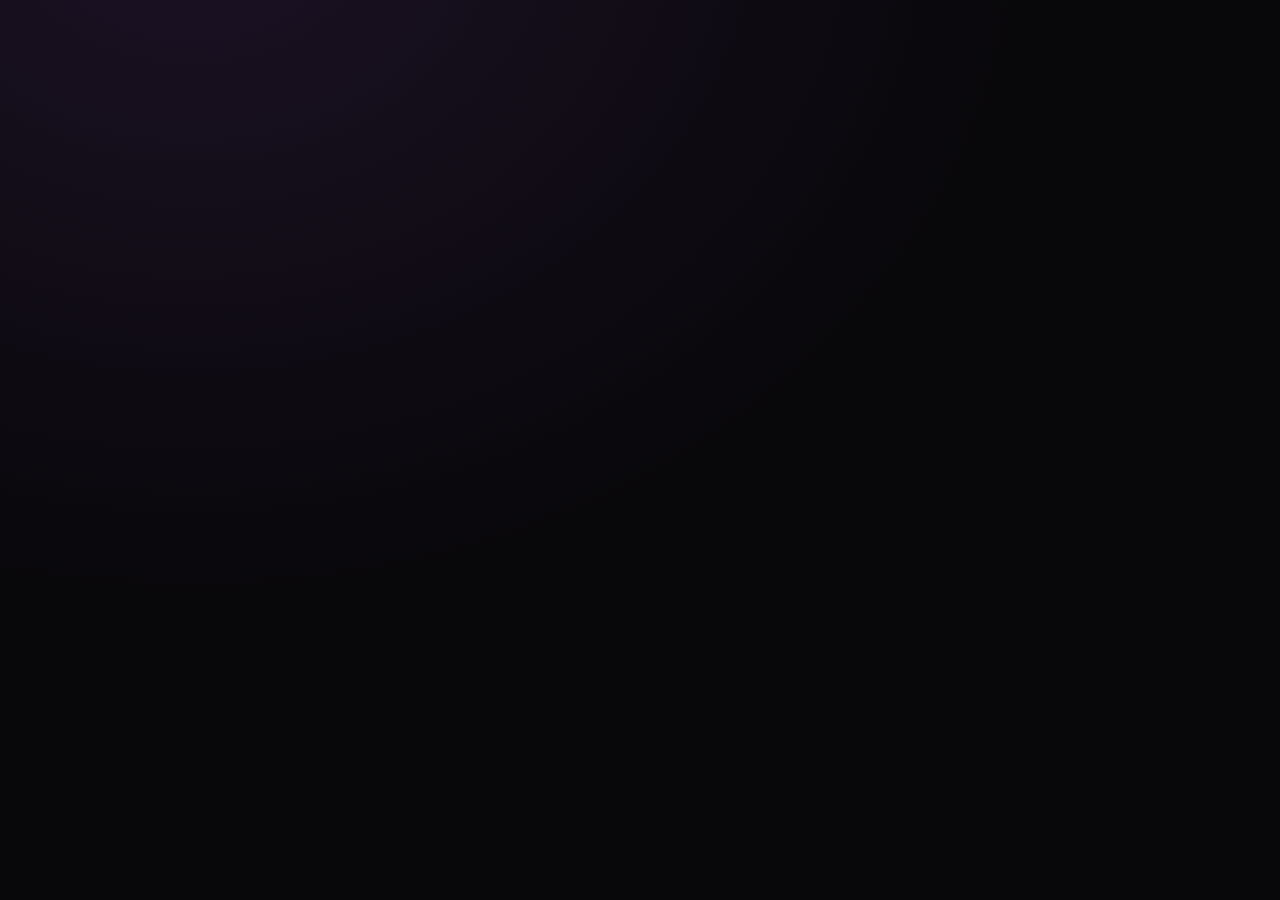
<file: reference/source-html/Supportive Therapy Network - Whole Person Initial Assessment (2).html>
<!DOCTYPE html>
<html lang="en">
<head>
<meta charset="UTF-8">
<meta name="viewport" content="width=device-width, initial-scale=1.0">
<title>Supportive Therapy Network — Whole Person Initial Assessment</title>
<meta name="description" content="Supportive Therapy Network's digital whole person initial assessment and DSM-5 diagnostic checklist prototype — wraparound screening, validated clinical instruments and stepped-care allocation.">
<meta name="robots" content="index,follow">
<meta property="og:title" content="Supportive Therapy Network — Whole Person Initial Assessment">
<meta property="og:description" content="Digital whole person initial assessment and diagnostic checklist prototype, built on validated clinical instruments.">
<meta property="og:type" content="website">
<meta name="theme-color" content="#08070A">
<link rel="preconnect" href="https://fonts.googleapis.com">
<link rel="preconnect" href="https://fonts.gstatic.com" crossorigin>
<link href="https://fonts.googleapis.com/css2?family=Manrope:wght@400;500;600;700;800&family=Source+Serif+4:opsz,wght@8..60,400;8..60,600&display=swap" rel="stylesheet">
<style>
  :root{
    --purple:#AF2CFF;
    --purple-dim: #7c1fc9;
    --purple-glow: rgba(175,44,255,0.16);
    --bg:#08070A;
    --panel:#121016;
    --panel-2:#17141C;
    --line: rgba(255,255,255,0.10);
    --ink:#F3F1F6;
    --ink-dim: #A7A2B3;
    --ink-faint:#716C7C;
    --red:#FF4D5E;
    --red-glow: rgba(255,77,94,0.14);
    --amber:#F5B942;
    --green:#3ED598;
    --radius: 14px;
    --serif: 'Source Serif 4', Georgia, serif;
    --sans: 'Manrope', -apple-system, BlinkMacSystemFont, 'Segoe UI', sans-serif;
  }
  @media (prefers-color-scheme: light){
    :root:not([data-theme="dark"]){
      --bg:#08070A; --ink:#F3F1F6;
    }
  }
  *{box-sizing:border-box;}
  html,body{margin:0;padding:0;}
  body{
    background: radial-gradient(120% 140% at 15% -10%, #1c1225 0%, var(--bg) 55%);
    color:var(--ink);
    font-family: var(--sans);
    min-height:100vh;
    line-height:1.5;
  }
  .shell{
    max-width: 720px;
    margin: 0 auto;
    padding: 28px 20px 90px;
  }
  header.top{
    display:flex; align-items:center; gap:12px;
    margin-bottom: 30px;
  }
  .brainmark{ flex:none; }
  .brand{
    display:flex; flex-direction:column; line-height:1.15;
  }
  .brainmark-full{ height:40px; width:auto; display:block; }
  .hero-logo{ display:block; height:110px; width:auto; margin:0 auto 18px; }
  .progress-wrap{
    position: sticky; top:0; z-index:5;
    background: linear-gradient(to bottom, var(--bg) 70%, transparent);
    padding: 10px 0 16px;
    margin: -10px 0 20px;
  }
  .progress-track{
    height:3px; background: var(--line); border-radius:3px; overflow:hidden;
  }
  .progress-fill{
    height:100%; background: linear-gradient(90deg, var(--purple-dim), var(--purple));
    transition: width .35s ease;
  }
  .progress-label{
    font-size:11px; color:var(--ink-faint); margin-top:8px;
    display:flex; justify-content:space-between;
  }
  .card{
    background: var(--panel);
    border:1px solid var(--line);
    border-radius: var(--radius);
    padding: 26px 24px;
    margin-bottom:16px;
  }
  .eyebrow{ font-size:12.5px; color:var(--purple); font-weight:700; margin-bottom:6px; }
  h1.hero{
    font-family: var(--serif);
    font-weight:600;
    font-size: 32px;
    line-height:1.18;
    margin: 4px 0 14px;
  }
  h2.module-title{
    font-family: var(--serif);
    font-weight:600;
    font-size:23px;
    margin: 0 0 4px;
  }
  p.lede{ color: var(--ink-dim); font-size:15px; margin: 0 0 18px; max-width:60ch; }
  p.small{ font-size:13px; color:var(--ink-faint); }
  .instrument-tag{
    display:inline-block; font-size:11.5px; color:var(--ink-dim);
    border:1px solid var(--line); padding:3px 10px; border-radius:20px;
    margin-bottom:14px;
  }
  .license-note{
    font-size:12.5px; color: var(--amber); background: rgba(245,185,66,0.08);
    border:1px solid rgba(245,185,66,0.25); padding:8px 12px; border-radius:10px;
    margin-bottom:16px;
  }
  .question{
    padding:18px 0; border-top:1px solid var(--line);
  }
  .question:first-of-type{ border-top:none; padding-top:4px; }
  .qtext{ font-size:15.5px; margin-bottom:12px; }
  .options{ display:flex; flex-direction:column; gap:8px; }
  .opt{
    display:flex; align-items:center; gap:11px;
    padding:11px 14px; border-radius:10px;
    border:1px solid var(--line);
    background: var(--panel-2);
    cursor:pointer;
    transition: border-color .15s, background .15s;
    font-size:14.5px;
  }
  .opt:hover{ border-color: rgba(175,44,255,0.4); }
  .opt.selected{
    border-color: var(--purple);
    background: var(--purple-glow);
  }
  .opt input{ accent-color: var(--purple); width:16px; height:16px; flex:none; }
  .yn-row{ display:flex; gap:10px; }
  .yn-row .opt{ flex:1; justify-content:center; }
  .safety-q{
    border:1px solid rgba(255,77,94,0.35);
    background: var(--red-glow);
    border-radius:12px; padding:16px;
    margin: 6px 0 16px;
  }
  .safety-q .qtext{ font-weight:600; }
  .actions{
    display:flex; justify-content:space-between; align-items:center;
    margin-top: 22px; gap:12px;
  }
  button{
    font-family: var(--sans); font-weight:700; font-size:14.5px;
    border-radius: 10px; border:none; cursor:pointer;
    padding: 13px 22px;
    transition: transform .1s, opacity .15s, background .15s;
  }
  button:active{ transform: scale(0.98); }
  .btn-primary{ background: var(--purple); color:#0A0510; }
  .btn-primary:disabled{ opacity:0.35; cursor:not-allowed; }
  .btn-primary:not(:disabled):hover{ background:#c14dff; }
  .btn-ghost{
    background:transparent; color:var(--ink-dim); border:1px solid var(--line);
  }
  .btn-ghost:hover{ color:var(--ink); border-color: var(--ink-dim); }
  .btn-crisis{ background: var(--red); color:#fff; width:100%; }
  .btn-crisis:hover{ background:#ff6675; }
  a.link{ color: var(--purple); }
  .stack{ display:flex; flex-direction:column; gap:14px; }
  footer.disclaimer{
    font-size:11.5px; color: var(--ink-faint); text-align:center; margin-top:34px; padding: 0 10px;
  }
  /* results */
  .result-row{
    display:flex; justify-content:space-between; align-items:flex-start;
    gap:16px; padding:16px 0; border-top:1px solid var(--line);
  }
  .result-row:first-child{ border-top:none; }
  .result-name{ font-weight:700; font-size:14.5px; }
  .result-instrument{ font-size:12px; color:var(--ink-faint); margin-top:2px;}
  .result-band{ text-align:right; font-size:14px; font-weight:600; max-width: 46%; }
  .badge{
    display:inline-block; font-size:11px; font-weight:800; padding:3px 9px;
    border-radius:20px; margin-left:8px; vertical-align:middle;
  }
  .badge-red{ background: rgba(255,77,94,0.18); color:var(--red); }
  .badge-green{ background: rgba(62,213,152,0.15); color:var(--green); }
  .badge-amber{ background: rgba(245,185,66,0.16); color:var(--amber); }
  .allocation-step{
    font-family: var(--serif); font-size:30px; font-weight:600; color:var(--purple);
    margin: 2px 0 2px;
  }
  .reason-list{ margin:14px 0 0; padding-left:18px; font-size:14px; color:var(--ink-dim); }
  .reason-list li{ margin-bottom:7px; }
  .gap-note{
    font-size:13px; color:var(--amber); background:rgba(245,185,66,0.07);
    border:1px solid rgba(245,185,66,0.2); border-radius:10px; padding:10px 12px; margin-top:12px;
  }
  .crisis-box{
    border:1px solid rgba(255,77,94,0.4); background: var(--red-glow);
    border-radius: var(--radius); padding:22px; margin-bottom:16px;
  }
  .crisis-box h1{ color: var(--red); font-family:var(--serif); margin:6px 0 12px; font-size:26px;}
  .resource{
    display:flex; justify-content:space-between; padding:10px 0; border-top:1px solid rgba(255,255,255,0.08);
    font-size:14.5px;
  }
  .resource:first-of-type{ border-top:none; }
  .resource b{ color:var(--ink); }
  .checklist{ margin-top: 8px; }
  .flag-item{ font-size:13.5px; color:var(--ink-dim); padding:8px 0; border-top:1px solid var(--line); }
  .flag-item:first-child{ border-top:none; }
  code.pill{
    font-family: var(--sans); font-size:11.5px; background:var(--panel-2); border:1px solid var(--line);
    padding:2px 8px; border-radius: 8px; color:var(--ink-dim);
  }
  ::selection{ background: var(--purple-glow); }
  @media (prefers-reduced-motion: reduce){ *{ transition:none !important; } }
</style>
</head>
<body>
<div class="shell" id="app"></div>

<script>
/* =========================================================================
   STN CLINICAL CORE — engine ported from STN_Clinical_Core_v2 (v2.0.0)
   Same catalog + scoring logic verified against the 25-check test suite.
   ========================================================================= */
const FREQ_4 = ['Not at all', 'Several days', 'More than half the days', 'Nearly every day'];
const SEVERITY_5 = ['Not at all', 'A little bit', 'Moderately', 'Quite a bit', 'Extremely'];
const OFTEN_5 = ['Never', 'Rarely', 'Sometimes', 'Often', 'Very often'];
const YESNO = ['No', 'Yes'];
const SAFETY_ITEM_TEXT = 'In the past 2 weeks: thoughts that you would be better off dead, or of hurting yourself in some way.';
const LOGO_FULL_DATAURI = "[data-uri]";

const assessmentCatalog = [
  { id:'core_intake', name:'Comprehensive Intake — Distress', instrument:'STN Comprehensive Intake (Section A)', scale:FREQ_4, mode:'sum',
    bands:[[0,10,'Minimal Distress'],[11,20,'Mild Distress'],[21,30,'Moderate Distress'],[31,40,'Significant Distress'],[41,45,'Severe Distress']],
    questions:[
      {id:'core_intake_mood', text:'Feeling down, depressed, or hopeless.'},
      {id:'core_intake_pleasure', text:'Loss of interest or enjoyment in activities.'},
      {id:'core_intake_energy', text:'Feeling tired, exhausted, or lacking energy.'},
      {id:'core_intake_worthless', text:'Feeling worthless, guilty, or like a burden.'},
      {id:'core_intake_anxiety', text:'Feeling nervous, anxious, or on edge.'},
      {id:'core_intake_worry', text:'Excessive worrying.'},
      {id:'core_intake_worry_control', text:'Difficulty controlling worry.'},
      {id:'core_intake_panic', text:'Panic symptoms, racing thoughts, or overwhelming anxiety.'},
      {id:'core_intake_work', text:'Mental health affecting work, study, or responsibilities.'},
      {id:'core_intake_relationships', text:'Mental health affecting relationships.'},
      {id:'core_intake_sleep', text:'Difficulty sleeping.'},
      {id:'core_intake_attention', text:'Difficulty concentrating or making decisions.'},
      {id:'core_intake_overwhelm', text:'Feeling overwhelmed by emotions.'},
      {id:'core_intake_coping', text:'Difficulty coping with stress.'},
      {id:'core_intake_anger', text:'Frequent anger, irritability, or frustration.'},
      {id:'core_intake_selfharm', text:SAFETY_ITEM_TEXT, safety:true},
    ]},
  { id:'phq9', name:'Depression (PHQ-9)', instrument:'Patient Health Questionnaire-9', scale:FREQ_4, mode:'sum',
    bands:[[0,4,'Minimal depression'],[5,9,'Mild depression'],[10,14,'Moderate depression'],[15,19,'Moderately severe depression'],[20,27,'Severe depression']],
    questions:[
      {id:'phq9_1', text:'Little interest or pleasure in doing things.'},
      {id:'phq9_2', text:'Feeling down, depressed, or hopeless.'},
      {id:'phq9_3', text:'Trouble falling or staying asleep, or sleeping too much.'},
      {id:'phq9_4', text:'Feeling tired or having little energy.'},
      {id:'phq9_5', text:'Poor appetite or overeating.'},
      {id:'phq9_6', text:'Feeling bad about yourself — or that you are a failure, or have let yourself or your family down.'},
      {id:'phq9_7', text:'Trouble concentrating on things, such as reading the newspaper or watching television.'},
      {id:'phq9_8', text:'Moving or speaking so slowly that other people could have noticed — or the opposite, being so fidgety or restless that you have been moving around a lot more than usual.'},
      {id:'phq9_9', text:'Thoughts that you would be better off dead, or of hurting yourself in some way.', safety:true},
    ]},
  { id:'gad7', name:'Anxiety (GAD-7)', instrument:'Generalized Anxiety Disorder 7-item scale', scale:FREQ_4, mode:'sum',
    bands:[[0,4,'Minimal anxiety'],[5,9,'Mild anxiety'],[10,14,'Moderate anxiety'],[15,21,'Severe anxiety']],
    questions:[
      {id:'gad7_1', text:'Feeling nervous, anxious, or on edge.'},
      {id:'gad7_2', text:'Not being able to stop or control worrying.'},
      {id:'gad7_3', text:'Worrying too much about different things.'},
      {id:'gad7_4', text:'Trouble relaxing.'},
      {id:'gad7_5', text:'Being so restless that it is hard to sit still.'},
      {id:'gad7_6', text:'Becoming easily annoyed or irritable.'},
      {id:'gad7_7', text:'Feeling afraid as if something awful might happen.'},
      {id:'gad7_safety', text:SAFETY_ITEM_TEXT, safety:true},
    ]},
  { id:'pcl5', name:'PTSD / Trauma (PCL-5)', instrument:'PTSD Checklist for DSM-5', scale:SEVERITY_5, mode:'sum',
    bands:[[0,32,'Below provisional PTSD screening cutoff'],[33,80,'At or above provisional cutoff — probable PTSD, clinical interview recommended']],
    questions:[
      {id:'pcl5_1', text:'Repeated, disturbing, and unwanted memories of the stressful experience.'},
      {id:'pcl5_2', text:'Repeated, disturbing dreams of the stressful experience.'},
      {id:'pcl5_3', text:'Suddenly feeling or acting as if the stressful experience were actually happening again.'},
      {id:'pcl5_4', text:'Feeling very upset when something reminded you of the stressful experience.'},
      {id:'pcl5_5', text:'Having strong physical reactions when something reminded you of the stressful experience.'},
      {id:'pcl5_6', text:'Avoiding memories, thoughts, or feelings related to the stressful experience.'},
      {id:'pcl5_7', text:'Avoiding external reminders of the stressful experience.'},
      {id:'pcl5_8', text:'Trouble remembering important parts of the stressful experience.'},
      {id:'pcl5_9', text:'Strong negative beliefs about yourself, other people, or the world.'},
      {id:'pcl5_10', text:'Blaming yourself or someone else for the stressful experience or what happened after it.'},
      {id:'pcl5_11', text:'Strong negative feelings such as fear, horror, anger, guilt, or shame.'},
      {id:'pcl5_12', text:'Loss of interest in activities that you used to enjoy.'},
      {id:'pcl5_13', text:'Feeling distant or cut off from other people.'},
      {id:'pcl5_14', text:'Trouble experiencing positive feelings.'},
      {id:'pcl5_15', text:'Irritable behaviour, angry outbursts, or acting aggressively.'},
      {id:'pcl5_16', text:'Taking too many risks or doing things that could cause you harm.'},
      {id:'pcl5_17', text:'Being superalert, watchful, or on guard.'},
      {id:'pcl5_18', text:'Feeling jumpy or easily startled.'},
      {id:'pcl5_19', text:'Having difficulty concentrating.'},
      {id:'pcl5_20', text:'Trouble falling or staying asleep.'},
      {id:'pcl5_safety', text:SAFETY_ITEM_TEXT, safety:true},
    ]},
  { id:'asrs_a', name:'ADHD Screener (ASRS v1.1 Part A)', instrument:'Adult ADHD Self-Report Scale v1.1, Part A', scale:OFTEN_5, mode:'countAboveThreshold',
    licensing:'COPYRIGHTED — WHO/Kessler. Confirm terms before commercial use.',
    bands:[[0,3,'Below screening threshold'],[4,6,'Positive screen — symptoms highly consistent with adult ADHD; further evaluation warranted']],
    questions:[
      {id:'asrs_a_1', text:'How often do you have trouble wrapping up the final details of a project, once the challenging parts have been done?', threshold:2},
      {id:'asrs_a_2', text:'How often do you have difficulty getting things in order when you have to do a task that requires organisation?', threshold:2},
      {id:'asrs_a_3', text:'How often do you have problems remembering appointments or obligations?', threshold:2},
      {id:'asrs_a_4', text:'When you have a task that requires a lot of thought, how often do you avoid or delay getting started?', threshold:3},
      {id:'asrs_a_5', text:'How often do you fidget or squirm with your hands or feet when you have to sit down for a long time?', threshold:3},
      {id:'asrs_a_6', text:'How often do you feel overly active and compelled to do things, as if driven by a motor?', threshold:3},
      {id:'asrs_a_safety', text:SAFETY_ITEM_TEXT, safety:true},
    ]},
  { id:'asrs_b', name:'ADHD Detail (ASRS v1.1 Part B)', instrument:'Adult ADHD Self-Report Scale v1.1, Part B', scale:OFTEN_5, mode:'sum',
    licensing:'COPYRIGHTED — WHO/Kessler. Confirm terms before commercial use.',
    bands:[[0,12,'Low additional symptom load'],[13,24,'Moderate additional symptom load'],[25,36,'High additional symptom load'],[37,48,'Very high additional symptom load']],
    questions:[
      {id:'asrs_b_1', text:'How often do you make careless mistakes when you have to work on a boring or difficult project?'},
      {id:'asrs_b_2', text:'How often do you have difficulty keeping your attention when you are doing boring or repetitive work?'},
      {id:'asrs_b_3', text:'How often do you have difficulty concentrating on what people say to you, even when they are speaking to you directly?'},
      {id:'asrs_b_4', text:'How often do you misplace or have difficulty finding things at home or at work?'},
      {id:'asrs_b_5', text:'How often are you distracted by activity or noise around you?'},
      {id:'asrs_b_6', text:'How often do you have difficulty waiting your turn in situations when turn taking is required?'},
      {id:'asrs_b_7', text:'How often do you leave your seat in meetings or other situations in which you are expected to remain seated?'},
      {id:'asrs_b_8', text:'How often do you feel restless or fidgety?'},
      {id:'asrs_b_9', text:'How often do you have difficulty unwinding and relaxing when you have time to yourself?'},
      {id:'asrs_b_10', text:'How often do you find yourself talking too much when you are in social situations?'},
      {id:'asrs_b_11', text:'How often do you find yourself finishing the sentences of the people you are talking to, before they can finish them themselves?'},
      {id:'asrs_b_12', text:'How often do you interrupt others when they are busy?'},
      {id:'asrs_b_safety', text:SAFETY_ITEM_TEXT, safety:true},
    ]},
  { id:'audit_c', name:'Alcohol Use (AUDIT-C)', instrument:'Alcohol Use Disorders Identification Test - Consumption', scale:FREQ_4, mode:'sum',
    bands:[[0,2,'Low-risk range'],[3,12,'At or above hazardous-drinking cutoff (sensitive threshold of 3) — further assessment recommended']],
    questions:[
      {id:'audit_c_1', text:'How often do you have a drink containing alcohol?', scale:['Never','Monthly or less','2-4 times a month','2-3 times a week','4+ times a week']},
      {id:'audit_c_2', text:'How many standard drinks containing alcohol do you have on a typical day when you are drinking?', scale:['1 or 2','3 or 4','5 or 6','7 to 9','10 or more']},
      {id:'audit_c_3', text:'How often do you have six or more drinks on one occasion?', scale:['Never','Less than monthly','Monthly','Weekly','Daily or almost daily']},
      {id:'audit_c_safety', text:SAFETY_ITEM_TEXT, safety:true},
    ]},
  { id:'dast10', name:'Drug Use (DAST-10)', instrument:'Drug Abuse Screening Test (10-item)', scale:YESNO, mode:'sum',
    licensing:'COPYRIGHTED — Skinner/ARF. Confirm terms before commercial use.',
    bands:[[0,2,'Low level of problems related to drug use'],[3,5,'Moderate level — further assessment suggested'],[6,8,'Substantial level — further assessment recommended'],[9,10,'Severe level — further assessment recommended']],
    questions:[
      {id:'dast10_1', text:'Have you used drugs other than those required for medical reasons?'},
      {id:'dast10_2', text:'Do you abuse more than one drug at a time?'},
      {id:'dast10_3', text:'Are you always able to stop using drugs when you want to?', reverse:true},
      {id:'dast10_4', text:'Have you had blackouts or flashbacks as a result of drug use?'},
      {id:'dast10_5', text:'Do you ever feel bad or guilty about your drug use?'},
      {id:'dast10_6', text:'Does your spouse/partner or a parent ever complain about your involvement with drugs?'},
      {id:'dast10_7', text:'Have you neglected your family because of your use of drugs?'},
      {id:'dast10_8', text:'Have you engaged in illegal activities in order to obtain drugs?'},
      {id:'dast10_9', text:'Have you had withdrawal symptoms as a result of heavy drug use?'},
      {id:'dast10_10', text:'Have you had medical problems as a result of your drug use?'},
    ]},
  { id:'k10', name:'Psychological Distress (K10)', instrument:'Kessler Psychological Distress Scale',
    scale:['None of the time','A little of the time','Some of the time','Most of the time','All of the time'], mode:'sum', offset:1,
    bands:[[10,15,'Low distress — likely to be well'],[16,21,'Moderate distress'],[22,29,'High distress'],[30,50,'Very high distress']],
    questions:[
      {id:'k10_1', text:'In the last 30 days, about how often did you feel tired out for no good reason?'},
      {id:'k10_2', text:'About how often did you feel nervous?'},
      {id:'k10_3', text:'About how often did you feel so nervous that nothing could calm you down?'},
      {id:'k10_4', text:'About how often did you feel hopeless?'},
      {id:'k10_5', text:'About how often did you feel restless or fidgety?'},
      {id:'k10_6', text:'About how often did you feel so restless you could not sit still?'},
      {id:'k10_7', text:'About how often did you feel depressed?'},
      {id:'k10_8', text:'About how often did you feel that everything was an effort?'},
      {id:'k10_9', text:'About how often did you feel so sad that nothing could cheer you up?'},
      {id:'k10_10', text:'About how often did you feel worthless?'},
      {id:'k10_safety', text:SAFETY_ITEM_TEXT, safety:true},
    ]},
  { id:'whodas12', name:'Functioning (WHODAS 2.0)', instrument:'WHO Disability Assessment Schedule 2.0, 12-item', scale:['None','Mild','Moderate','Severe','Extreme / cannot do'], mode:'sum',
    bands:[[0,4,'No meaningful functional impairment'],[5,12,'Mild functional impairment'],[13,24,'Moderate functional impairment'],[25,35,'Severe functional impairment'],[36,48,'Extreme functional impairment']],
    questions:[
      {id:'whodas12_1', text:'Standing for long periods, such as 30 minutes?'},
      {id:'whodas12_2', text:'Taking care of your household responsibilities?'},
      {id:'whodas12_3', text:'Learning a new task, for example, learning how to get to a new place?'},
      {id:'whodas12_4', text:'How much of a problem did you have joining in community activities in the same way as anyone else can?'},
      {id:'whodas12_5', text:'How much have you been emotionally affected by your health problems?'},
      {id:'whodas12_6', text:'Concentrating on doing something for ten minutes?'},
      {id:'whodas12_7', text:'Walking a long distance, such as a kilometre?'},
      {id:'whodas12_8', text:'Washing your whole body?'},
      {id:'whodas12_9', text:'Getting dressed?'},
      {id:'whodas12_10', text:'Dealing with people you do not know?'},
      {id:'whodas12_11', text:'Maintaining a friendship?'},
      {id:'whodas12_12', text:'Your day-to-day work or school?'},
      {id:'whodas12_safety', text:SAFETY_ITEM_TEXT, safety:true},
    ]},
  { id:'cssrs', name:'Safety Screening (C-SSRS)', instrument:'Columbia Suicide Severity Rating Scale — Screen Version', scale:YESNO, mode:'cssrs', bands:[],
    questions:[
      {id:'cssrs_1', text:'Have you wished you were dead or wished you could go to sleep and not wake up?'},
      {id:'cssrs_2', text:'Have you actually had any thoughts of killing yourself?', dependsOn:'cssrs_1'},
      {id:'cssrs_3', text:'Have you thought about how you might do this?', dependsOn:'cssrs_2'},
      {id:'cssrs_4', text:'Have you had these thoughts and had some intention of acting on them?', dependsOn:'cssrs_2'},
      {id:'cssrs_5', text:'Have you started to work out the details of how to kill yourself, and do you intend to carry out this plan?', dependsOn:'cssrs_4'},
      {id:'cssrs_6', text:'Have you ever done anything, started to do anything, or prepared to do anything to end your life?'},
      {id:'cssrs_7', text:'Right now, do you feel safe?', invertedSafety:true},
    ]},
];

const wraparoundItems = [
  {id:'wrap_trauma_history', text:'Have you experienced significant trauma?', domain:'trauma'},
  {id:'wrap_trauma_ongoing', text:'Do traumatic memories continue to affect you?', domain:'trauma'},
  {id:'wrap_substance_cope', text:'Do you use alcohol or drugs to cope with emotions?', domain:'substance'},
  {id:'wrap_substance_problems', text:'Has alcohol or drug use caused problems in your life?', domain:'substance'},
  {id:'wrap_housing', text:'Are you concerned about your housing situation?', domain:'social'},
  {id:'wrap_food', text:'Are you experiencing food insecurity?', domain:'social'},
  {id:'wrap_financial', text:'Are you struggling financially?', domain:'social'},
  {id:'wrap_essentials', text:'Do you require clothing, footwear, or essential household items?', domain:'social'},
  {id:'wrap_agency', text:'Do you require support navigating MSD, WINZ, ACC, Health NZ, Housing NZ, Corrections, Courts, or other agencies?', domain:'social'},
  {id:'wrap_support_network', text:'Do you currently have adequate family, cultural, community, or social support?', domain:'social', protective:true},
  {id:'wrap_gp', text:'Do you currently have a GP?', domain:'health', protective:true},
  {id:'wrap_health_access', text:'Do you require assistance accessing healthcare services?', domain:'health'},
  {id:'wrap_chronic', text:'Have these difficulties been present for six months or longer?', domain:'chronicity'},
];

const clampToScale = (raw, scaleLength) => {
  const n = Number(raw);
  if (!Number.isFinite(n)) return 0;
  return Math.min(scaleLength - 1, Math.max(0, Math.round(n)));
};
const scaleFor = (module, q) => q.scale || module.scale;
function bandFor(module, total){
  for (const [min,max,label] of module.bands || []) if (total>=min && total<=max) return label;
  return 'Score outside expected range — review manually';
}
function scoreModule(module, answerMap={}){
  if (module.mode === 'cssrs') throw new Error('Use classifyCssrs() for the C-SSRS.');
  const itemScores=[]; const safetyItems=[]; let total=0; let secondary=null;
  const scored = module.questions.filter(q=>!q.safety);
  if (module.mode === 'countAboveThreshold'){
    let raw=0;
    for (const q of scored){
      const value = clampToScale(answerMap[q.id], scaleFor(module,q).length);
      const threshold = q.threshold ?? scaleFor(module,q).length-1;
      const positive = value >= threshold;
      if (positive) total += 1;
      raw += value;
      itemScores.push({questionId:q.id, value, screenPositive:positive, threshold});
    }
    secondary = {label:'Raw summed score (0-24; 14+ is an alternative published cutpoint)', value:raw};
  } else {
    for (const q of scored){
      const scale = scaleFor(module,q);
      const value = clampToScale(answerMap[q.id], scale.length);
      const adjusted = q.reverse ? scale.length-1-value : value;
      const withOffset = adjusted + (module.offset||0);
      total += withOffset;
      itemScores.push({questionId:q.id, value, scored:withOffset, reverse: !!q.reverse});
    }
  }
  for (const q of module.questions.filter(q=>q.safety)){
    const value = clampToScale(answerMap[q.id], scaleFor(module,q).length);
    if (value>=1) safetyItems.push({questionId:q.id, value});
    itemScores.push({questionId:q.id, value, safety:true});
  }
  const safetyFlag = safetyItems.length>0;
  const max = module.mode==='countAboveThreshold' ? scored.length
    : scored.reduce((s,q)=> s + (scaleFor(module,q).length-1) + (module.offset||0), 0);
  return {
    moduleId:module.id, moduleName:module.name, instrument:module.instrument,
    total, max, band: bandFor(module,total), secondary, safetyFlag, safetyItems,
    riskLevel: safetyFlag ? 'RED':'GREEN', itemScores,
    interpretation: safetyFlag
      ? 'SAFETY ITEM ENDORSED. Immediate safety response required. Complete the C-SSRS now. The symptom score must not delay human assessment.'
      : `${bandFor(module,total)}. Screening result only — interpret with history, functional impact, cultural context and clinical judgement.`,
  };
}
function classifyCssrs(answers={}){
  const yes = id => answers[id]===true || answers[id]===1 || answers[id]==='yes';
  const feelsSafe = answers.cssrs_7===true || answers.cssrs_7===1 || answers.cssrs_7==='yes';
  let level;
  if (yes('cssrs_5') || yes('cssrs_6') || !feelsSafe) level='crisis';
  else if (yes('cssrs_4')) level='high';
  else if (yes('cssrs_2') || yes('cssrs_3')) level='moderate';
  else level='low';
  const action = {
    crisis:'CRISIS — follow the Safety Response Protocol now. Do not continue the assessment. Escalate immediately.',
    high:'HIGH — follow the Safety Response Protocol now. Contact the on-call clinician.',
    moderate:'MODERATE — same-day clinician review. Document a safety plan.',
    low:'LOW — continue assessment. Document the result.',
  }[level];
  return { riskLevel:level, requiresImmediateEscalation: level==='crisis'||level==='high', action, answers };
}
const STEPS = [
  {code:'STEP 1', title:'Self-management & community support', target:'Within 4 weeks'},
  {code:'STEP 2', title:'Guided self-help / brief intervention', target:'Within 2 weeks'},
  {code:'STEP 3', title:'Structured psychological therapy', target:'Within 1 week'},
  {code:'STEP 4', title:'Specialist / complex care + case management', target:'Within 48 hours'},
  {code:'STEP 5', title:'Acute crisis response', target:'Immediate — same session'},
];
function finalise(idx, reasons, dataGaps, socialCount){
  const step = STEPS[idx];
  const referrals = [
    ['Digital self-help programme','Community/whānau supports','Reassess in 90 days'],
    ['Brief intervention (4-6 sessions)','Psychoeducation','Reassess at session 4'],
    ['Structured therapy with registered clinician','Outcome measures repeated at sessions 4 and 8'],
    ['Specialist psychological input','Case management','Consider psychiatric review','GP notification'],
    ['Crisis service','Emergency clinician review'],
  ][idx].slice();
  if (socialCount>0) referrals.push('Wraparound referrals as identified at intake');
  return { recommendedStep:step.code, stepTitle:step.title, responseTarget:step.target, reasons, referrals, dataGaps,
    requiresClinicianDecision:true,
    note:'Recommendation only. STN does not hold referral authority into agency-controlled services. A registered clinician must accept or override, and record the reason.' };
}
function allocateCare({symptomSeverity=0, functionalImpairment=null, riskLevel=null, socialComplexityCount=0, chronic=false}={}){
  const reasons=[]; const gaps=[];
  if (riskLevel==='crisis') return finalise(4, ['Safety screening returned CRISIS — overrides all other factors.'], [], socialComplexityCount);
  if (riskLevel==='high') return finalise(3, ['Safety screening returned HIGH — raised to specialist level regardless of symptom scores.'], [], socialComplexityCount);
  if (riskLevel===null) gaps.push('C-SSRS not completed — allocation cannot be considered final.');
  let idx = Math.min(3, Math.max(0, symptomSeverity<=1 ? 0 : symptomSeverity-1));
  reasons.push(`Symptom severity band ${symptomSeverity}/4 sets a baseline of ${STEPS[idx].code}.`);
  if (functionalImpairment===null){
    gaps.push('WHODAS 2.0 not administered — allocation rests on symptoms alone, which under-detects people coping poorly with moderate symptoms.');
  } else {
    const fnIdx = Math.min(3, Math.max(0, functionalImpairment<=1 ? 0 : functionalImpairment-1));
    if (fnIdx>idx){ reasons.push(`Functional impairment (band ${functionalImpairment}/4) exceeds what symptoms alone suggest — raised to ${STEPS[fnIdx].code}. This is the case symptom scales routinely miss.`); idx=fnIdx; }
    else reasons.push(`Functional impairment (band ${functionalImpairment}/4) is consistent with the symptom-based step.`);
  }
  if (socialComplexityCount>=3 && idx<3){ reasons.push(`${socialComplexityCount} concurrent social needs — raised to Step 4, because therapy will not hold while housing, food or financial instability continues.`); idx=3; }
  else if (socialComplexityCount>0) reasons.push(`${socialComplexityCount} social need(s) identified — wraparound referrals added alongside the clinical pathway.`);
  if (chronic && idx<3){ idx+=1; reasons.push(`Duration beyond six months — raised one step to ${STEPS[idx].code}; brief intervention is less likely to suffice for chronic presentations.`); }
  if (riskLevel==='moderate' && idx<2){ idx=2; reasons.push('Safety screening returned MODERATE — minimum of Step 3 with a documented safety plan.'); }
  return finalise(idx, reasons, gaps, socialComplexityCount);
}
function socialComplexityFrom(wrapAnswers={}){
  const socialIds = wraparoundItems.filter(i=>i.domain==='social' && !i.protective).map(i=>i.id);
  let count = socialIds.filter(id => wrapAnswers[id]===true).length;
  if (wrapAnswers.wrap_support_network===false) count += 1;
  return count;
}
function severityBandIndex(instrumentId, total){
  const module = assessmentCatalog.find(m=>m.id===instrumentId);
  if (!module) return 0;
  const i = (module.bands||[]).findIndex(([min,max])=> total>=min && total<=max);
  if (i<0) return 0;
  const n = module.bands.length;
  return Math.round((i/Math.max(1,n-1))*4);
}
function moduleById(id){ return assessmentCatalog.find(m=>m.id===id); }

/* =========================================================================
   DIAGNOSTIC ASSESSMENT (Assessment 2) — DSM-5 criteria checklists
   Decision support only. Wording below paraphrases published DSM-5 criteria
   into plain-language checklist items; it is not a reproduction of APA's
   text. Every module ends in a "clinician must confirm" gate — nothing
   here outputs a diagnosis on its own authority.
   ========================================================================= */
const diagnosticModules = [
  { id:'mdd', domain:'Depression', name:'Major Depressive Episode', dsm:'DSM-5 — Major Depressive Disorder',
    linkedInstrument:'phq9',
    autoFlag: r => !!(r.phq9 && (r.phq9.total>=10 || r.phq9.safetyFlag)),
    groups:[
      { id:'core', label:'Core symptoms — at least 1 required', minRequired:1, items:[
        {id:'mdd_mood', text:'Depressed mood most of the day, nearly every day.'},
        {id:'mdd_anhedonia', text:'Markedly diminished interest or pleasure in almost all activities, most of the day, nearly every day.'},
      ]},
      { id:'other', label:'Additional symptoms', items:[
        {id:'mdd_appetite', text:'Significant change in appetite or weight, not explained by dieting.'},
        {id:'mdd_sleep', text:'Insomnia, or sleeping much more than usual, nearly every day.'},
        {id:'mdd_psychomotor', text:'Others have noticed unusually slow movement or speech, or unusual restlessness, nearly every day.'},
        {id:'mdd_fatigue', text:'Fatigue or loss of energy nearly every day.'},
        {id:'mdd_worthless', text:'Feelings of worthlessness, or excessive or inappropriate guilt.'},
        {id:'mdd_concentration', text:'Diminished ability to think, concentrate, or make decisions, nearly every day.'},
        {id:'mdd_death', text:'Recurrent thoughts of death, suicidal ideation, a plan, or an attempt.'},
      ]},
    ],
    overallThreshold:5,
    durationGate:{id:'mdd_duration', text:'These symptoms have been present for two weeks or more.'},
    impairmentGate:{id:'mdd_impairment', text:'The symptoms cause clinically significant distress, or impair social, occupational, or other functioning.'},
    exclusionGates:[
      {id:'mdd_excl_medical', text:'The symptoms are better explained by a medical condition, medication, or substance use.'},
      {id:'mdd_excl_manic', text:'There is a lifetime history of a manic or hypomanic episode.', note:'A "Yes" means bipolar disorder must be ruled out before confirming MDD.'},
    ]},
  { id:'gad', domain:'Anxiety', name:'Generalized Anxiety Disorder', dsm:'DSM-5 — Generalized Anxiety Disorder',
    linkedInstrument:'gad7',
    autoFlag: r => !!(r.gad7 && r.gad7.total>=10),
    requiredGates:[
      {id:'gad_a', text:'Excessive anxiety and worry, occurring more days than not, about a number of events or activities.'},
      {id:'gad_b', text:'The worry is difficult to control.'},
    ],
    groups:[
      { id:'assoc', label:'Associated symptoms', items:[
        {id:'gad_restless', text:'Restlessness, or feeling keyed up or on edge.'},
        {id:'gad_fatigue', text:'Being easily fatigued.'},
        {id:'gad_concentration', text:'Difficulty concentrating, or mind going blank.'},
        {id:'gad_irritable', text:'Irritability.'},
        {id:'gad_tension', text:'Muscle tension.'},
        {id:'gad_sleep', text:'Sleep disturbance (trouble falling or staying asleep, or unsatisfying sleep).'},
      ]},
    ],
    overallThreshold:3,
    durationGate:{id:'gad_duration', text:'The anxiety, worry, or associated symptoms have been present for six months or more.'},
    impairmentGate:{id:'gad_impairment', text:'The symptoms cause clinically significant distress, or impair functioning.'},
    exclusionGates:[
      {id:'gad_excl_medical', text:'The symptoms are better explained by a medical condition or substance use.'},
      {id:'gad_excl_other', text:'The symptoms are better explained by another mental disorder (e.g. panic disorder, social anxiety, OCD, PTSD).'},
    ]},
  { id:'ptsd', domain:'Trauma', name:'Post-Traumatic Stress Disorder', dsm:'DSM-5 — PTSD',
    linkedInstrument:'pcl5',
    autoFlag: r => !!(r.pcl5 && r.pcl5.total>=33),
    requiredGates:[
      {id:'ptsd_exposure', text:'Exposure to actual or threatened death, serious injury, or sexual violence — directly, as a witness, on learning it happened to someone close, or through repeated exposure to aversive details.'},
    ],
    groupLogic:'AND',
    groups:[
      { id:'intrusion', label:'Intrusion symptoms — at least 1 required', minRequired:1, items:[
        {id:'ptsd_memories', text:'Recurrent, involuntary, distressing memories of the event.'},
        {id:'ptsd_dreams', text:'Recurrent distressing dreams related to the event.'},
        {id:'ptsd_flashback', text:'Dissociative reactions (e.g. flashbacks) where it feels or seems as if the event is recurring.'},
        {id:'ptsd_cue_distress', text:'Intense distress at exposure to reminders of the event.'},
        {id:'ptsd_cue_physio', text:'Marked physiological reactions to reminders of the event.'},
      ]},
      { id:'avoidance', label:'Avoidance — at least 1 required', minRequired:1, items:[
        {id:'ptsd_avoid_internal', text:'Avoidance of distressing memories, thoughts, or feelings about the event.'},
        {id:'ptsd_avoid_external', text:'Avoidance of external reminders (people, places, conversations, activities) that arouse memories of the event.'},
      ]},
      { id:'cognition', label:'Negative alterations in cognition/mood — at least 2 required', minRequired:2, items:[
        {id:'ptsd_amnesia', text:'Inability to remember an important aspect of the event.'},
        {id:'ptsd_beliefs', text:'Persistent, exaggerated negative beliefs about oneself, others, or the world.'},
        {id:'ptsd_blame', text:'Distorted blame of self or others for the event or its consequences.'},
        {id:'ptsd_negative_state', text:'Persistent negative emotional state (fear, horror, anger, guilt, shame).'},
        {id:'ptsd_interest', text:'Markedly diminished interest in significant activities.'},
        {id:'ptsd_detachment', text:'Feeling detached or estranged from others.'},
        {id:'ptsd_positive', text:'Persistent inability to experience positive emotions.'},
      ]},
      { id:'arousal', label:'Alterations in arousal/reactivity — at least 2 required', minRequired:2, items:[
        {id:'ptsd_irritable', text:'Irritable behaviour or angry outbursts.'},
        {id:'ptsd_reckless', text:'Reckless or self-destructive behaviour.'},
        {id:'ptsd_hypervigilant', text:'Hypervigilance.'},
        {id:'ptsd_startle', text:'Exaggerated startle response.'},
        {id:'ptsd_concentration2', text:'Difficulty concentrating.'},
        {id:'ptsd_sleep', text:'Sleep disturbance.'},
      ]},
    ],
    overallThreshold:null,
    durationGate:{id:'ptsd_duration', text:'The disturbance has lasted more than one month.'},
    impairmentGate:{id:'ptsd_impairment', text:'Causes clinically significant distress or impairment.'},
    exclusionGates:[
      {id:'ptsd_excl_medical', text:'The disturbance is better explained by a medical condition or substance use.'},
    ]},
  { id:'adhd', domain:'ADHD', name:'Attention-Deficit/Hyperactivity Disorder (Adult)', dsm:'DSM-5 — ADHD',
    linkedInstrument:'asrs_a',
    autoFlag: r => !!(r.asrs_a && r.asrs_a.total>=4),
    requiredGates:[
      {id:'adhd_onset', text:'Several symptoms were present before age 12.'},
      {id:'adhd_settings', text:'Several symptoms are present in two or more settings (e.g. home, work, with friends or family).'},
    ],
    groupLogic:'OR',
    groups:[
      { id:'inattentive', label:'Inattentive presentation — 5 or more required', minRequired:5, items:[
        {id:'adhd_i1', text:'Fails to give close attention to detail, or makes careless mistakes.'},
        {id:'adhd_i2', text:'Difficulty sustaining attention in tasks or activities.'},
        {id:'adhd_i3', text:'Does not seem to listen when spoken to directly.'},
        {id:'adhd_i4', text:'Does not follow through on instructions; fails to finish tasks.'},
        {id:'adhd_i5', text:'Difficulty organising tasks and activities.'},
        {id:'adhd_i6', text:'Avoids or dislikes tasks requiring sustained mental effort.'},
        {id:'adhd_i7', text:'Loses things necessary for tasks or activities.'},
        {id:'adhd_i8', text:'Easily distracted by extraneous stimuli.'},
        {id:'adhd_i9', text:'Forgetful in daily activities.'},
      ]},
      { id:'hyperactive', label:'Hyperactive-impulsive presentation — 5 or more required', minRequired:5, items:[
        {id:'adhd_h1', text:'Fidgets, taps hands or feet, or squirms in seat.'},
        {id:'adhd_h2', text:'Leaves seat when remaining seated is expected.'},
        {id:'adhd_h3', text:'Feels restless (in adults, this may be an internal sense of restlessness).'},
        {id:'adhd_h4', text:'Unable to engage in leisure activities quietly.'},
        {id:'adhd_h5', text:'"On the go", as if driven by a motor.'},
        {id:'adhd_h6', text:'Talks excessively.'},
        {id:'adhd_h7', text:'Blurts out answers before a question is completed.'},
        {id:'adhd_h8', text:'Difficulty waiting their turn.'},
        {id:'adhd_h9', text:'Interrupts or intrudes on others.'},
      ]},
    ],
    overallThreshold:null,
    durationGate:{id:'adhd_duration', text:'Several of the above symptoms have persisted for at least six months.'},
    impairmentGate:{id:'adhd_impairment', text:'Clear evidence the symptoms interfere with, or reduce the quality of, social, academic, or occupational functioning.'},
    exclusionGates:[
      {id:'adhd_excl_other', text:'The symptoms occur exclusively during a psychotic disorder, or are better explained by another mental disorder.'},
    ]},
  { id:'aud', domain:'Alcohol', name:'Alcohol Use Disorder', dsm:'DSM-5 — Alcohol Use Disorder',
    linkedInstrument:'audit_c', isCountBased:true,
    autoFlag: r => !!(r.audit_c && r.audit_c.total>=3),
    groups:[
      { id:'criteria', label:'In the past 12 months', items:[
        {id:'aud_1', text:'Alcohol often taken in larger amounts or over a longer period than intended.'},
        {id:'aud_2', text:'Persistent desire, or unsuccessful efforts, to cut down or control use.'},
        {id:'aud_3', text:'A great deal of time spent obtaining, using, or recovering from alcohol.'},
        {id:'aud_4', text:'Craving, or a strong desire or urge to drink.'},
        {id:'aud_5', text:'Recurrent use resulting in failure to fulfil major role obligations.'},
        {id:'aud_6', text:'Continued use despite recurrent social or interpersonal problems caused by drinking.'},
        {id:'aud_7', text:'Important social, occupational, or recreational activities given up or reduced because of drinking.'},
        {id:'aud_8', text:'Recurrent use in situations where it is physically hazardous.'},
        {id:'aud_9', text:'Continued use despite knowing of a physical or psychological problem caused or worsened by alcohol.'},
        {id:'aud_10', text:'Tolerance — needing markedly more to achieve the same effect.'},
        {id:'aud_11', text:'Withdrawal symptoms, or drinking to relieve or avoid withdrawal.'},
      ]},
    ]},
  { id:'sud', domain:'Drugs', name:'Substance Use Disorder', dsm:'DSM-5 — Substance Use Disorder',
    linkedInstrument:'dast10', isCountBased:true,
    autoFlag: r => !!(r.dast10 && r.dast10.total>=3),
    groups:[
      { id:'criteria', label:'In the past 12 months', items:[
        {id:'sud_1', text:'The substance often taken in larger amounts or over a longer period than intended.'},
        {id:'sud_2', text:'Persistent desire, or unsuccessful efforts, to cut down or control use.'},
        {id:'sud_3', text:'A great deal of time spent obtaining, using, or recovering from the substance.'},
        {id:'sud_4', text:'Craving, or a strong desire or urge to use.'},
        {id:'sud_5', text:'Recurrent use resulting in failure to fulfil major role obligations.'},
        {id:'sud_6', text:'Continued use despite recurrent social or interpersonal problems caused by use.'},
        {id:'sud_7', text:'Important social, occupational, or recreational activities given up or reduced because of use.'},
        {id:'sud_8', text:'Recurrent use in situations where it is physically hazardous.'},
        {id:'sud_9', text:'Continued use despite knowing of a physical or psychological problem caused or worsened by use.'},
        {id:'sud_10', text:'Tolerance — needing markedly more to achieve the same effect.'},
        {id:'sud_11', text:'Withdrawal symptoms, or using to relieve or avoid withdrawal.'},
      ]},
    ]},
];

function scoreDiagnostic(mod, answers={}){
  const yes = id => answers[id] === 1;
  if (mod.isCountBased){
    const items = mod.groups[0].items;
    const count = items.filter(i=>yes(i.id)).length;
    let severity = 'No disorder indicated (0-1 criteria)';
    if (count>=2 && count<=3) severity='Mild (2-3 criteria)';
    else if (count>=4 && count<=5) severity='Moderate (4-5 criteria)';
    else if (count>=6) severity='Severe (6+ criteria)';
    return { moduleId:mod.id, isCountBased:true, count, max:items.length, severity, met: count>=2 };
  }
  const requiredGatesOk = (mod.requiredGates||[]).every(g=>yes(g.id));
  let totalCount = 0;
  const groupResults = (mod.groups||[]).map(g=>{
    const c = g.items.filter(i=>yes(i.id)).length;
    totalCount += c;
    const ok = g.minRequired ? c>=g.minRequired : true;
    return { id:g.id, label:g.label, count:c, minRequired:g.minRequired||null, ok };
  });
  const groupsOk = mod.groupLogic==='OR' ? groupResults.some(g=>g.ok) : groupResults.every(g=>g.ok);
  const overallOk = mod.overallThreshold ? totalCount>=mod.overallThreshold : true;
  const durationOk = mod.durationGate ? yes(mod.durationGate.id) : true;
  const impairmentOk = mod.impairmentGate ? yes(mod.impairmentGate.id) : true;
  const exclusionFlags = (mod.exclusionGates||[]).filter(e=>yes(e.id));
  const met = requiredGatesOk && groupsOk && overallOk && durationOk && impairmentOk && exclusionFlags.length===0;
  const subthreshold = !met && totalCount>0 && exclusionFlags.length===0;
  return { moduleId:mod.id, isCountBased:false, requiredGatesOk, groupResults, totalCount, overallOk, durationOk, impairmentOk, exclusionFlags, met, subthreshold };
}
function diagModuleById(id){ return diagnosticModules.find(m=>m.id===id); }

/* =========================================================================
   APP STATE + FLOW
   ========================================================================= */
const state = {
  screen: 'home',             // home | wrap | module | crisis | safety-note | results | diag-select | diag-module | diag-results
  wrapAnswers: {},
  answers: {},                // per-module answer maps, keyed by moduleId -> {qid: val}
  moduleResults: {},           // moduleId -> scoreModule() result
  cssrsResult: null,
  queue: [],                   // remaining module ids to administer after core_intake+cssrs
  currentModuleId: null,
  safetyNotes: [],             // re-endorsements after cssrs already resolved
  pendingSafetyModule: null,   // module id whose safety item just fired, awaiting acknowledgement
  // --- Diagnostic Assessment (Assessment 2) ---
  diagSelected: [],            // domain ids chosen to assess
  diagQueue: [],
  diagAnswers: {},             // moduleId -> {qid: 0/1}
  diagResults: {},             // moduleId -> scoreDiagnostic() result
  diagCurrentId: null,
  diagFromScreening: false,    // true if entered via "Continue to Diagnostic Assessment"
  // --- Consent (gates both assessments) ---
  consent: { name:'', contact:'', given:false },
  // --- Clinician record-keeping (best-effort; only reliable when the
  //     artifact owner is the one with it open — see CAPS notes below) ---
  caps: { db:null, user:null, downloads:null, ready:false, isOwner:false },
  submission1Persisted:false, submission2Persisted:false,
};

/* =========================================================================
   CLINICIAN RECORD-KEEPING — runs on the claude.ai Artifact `db`/`user`/
   `downloads` capabilities. IMPORTANT SCOPE NOTE: these capabilities only
   work for a signed-in claude.ai viewer, and by default only the artifact
   OWNER has unrestricted read/write — a signed-out or outside-organization
   visitor gets no write access under default rules. This file does not
   declare custom db rules, so treat this as record-keeping for YOUR OWN
   (the owner's) use of the tool — e.g. administering it yourself in a
   session — not as a public-intake backend. There is no capability here
   that calls any external service (email/SMS/webhook); the platform's
   content-security policy blocks outbound network calls from a published
   page entirely, by design, regardless of capabilities declared.
   ========================================================================= */
async function initCapabilities(){
  try {
    if (window.claude && window.claude.use){
      const [db, user, downloads] = await Promise.all([
        window.claude.use('db').catch(()=>null),
        window.claude.use('user').catch(()=>null),
        window.claude.use('downloads').catch(()=>null),
      ]);
      state.caps.db = db; state.caps.user = user; state.caps.downloads = downloads;
      if (user){ state.caps.isOwner = await user.isOwner().catch(()=>false); }
    }
  } catch(e) { /* capabilities unavailable in this view — degrade silently */ }
  state.caps.ready = true;
  render();
}

async function persistDoc(collectionPath, data){
  if (!state.caps.db) return null;
  try {
    const ref = await state.caps.db.collection(collectionPath).add(data);
    return ref;
  } catch(e) { console.warn('STN persist failed:', collectionPath, e); return null; }
}

function buildQueueAfterCore(){
  const a = state.answers.core_intake || {};
  const v = id => clampToScale(a[id], 4);
  const routes = new Set();
  if (v('core_intake_mood')>=2 || v('core_intake_pleasure')>=2) routes.add('phq9');
  if (v('core_intake_anxiety')>=2 || v('core_intake_worry')>=2 || v('core_intake_worry_control')>=2) routes.add('gad7');
  if (v('core_intake_attention')>=2) routes.add('asrs_a');
  const q = [...routes];
  const w = state.wrapAnswers;
  if (w.wrap_trauma_history===true || w.wrap_trauma_ongoing===true) q.push('pcl5');
  q.push('audit_c');
  if (w.wrap_substance_cope===true || w.wrap_substance_problems===true) q.push('dast10');
  q.push('k10');
  q.push('whodas12');
  return q;
}

function allAnswered(module){
  const a = state.answers[module.id] || {};
  if (module.id==='cssrs'){
    for (const q of module.questions){
      if (q.dependsOn){
        const parentYes = a[q.dependsOn]===1;
        if (!parentYes) continue; // not required if parent not endorsed
      }
      if (a[q.id]===undefined) return false;
    }
    return true;
  }
  return module.questions.every(q => a[q.id] !== undefined);
}

function render(){
  const app = document.getElementById('app');
  app.innerHTML = '';
  app.appendChild(header());
  const barScreens = ['wrap','module','safety-note','results'];
  if (barScreens.includes(state.screen)) app.appendChild(progressBar());
  if (['diag-select','diag-module','diag-results'].includes(state.screen)) app.appendChild(diagProgressBar());

  if (state.screen==='home') app.appendChild(screenHome());
  else if (state.screen==='wrap') app.appendChild(screenWrap());
  else if (state.screen==='module') app.appendChild(screenModule());
  else if (state.screen==='safety-note') app.appendChild(screenSafetyNote());
  else if (state.screen==='crisis') app.appendChild(screenCrisis());
  else if (state.screen==='results') app.appendChild(screenResults());
  else if (state.screen==='diag-select') app.appendChild(screenDiagSelect());
  else if (state.screen==='diag-module') app.appendChild(screenDiagModule());
  else if (state.screen==='diag-results') app.appendChild(screenDiagResults());
  else if (state.screen==='dashboard') app.appendChild(screenDashboard());

  app.appendChild(footerDisclaimer());
}

function header(){
  const h = document.createElement('header');
  h.className = 'top';
  h.innerHTML = `<img class="brainmark-full" src="${LOGO_FULL_DATAURI}" alt="Supportive Therapy Network Ltd — Rehab . Right" />`;
  return h;
}

function footerDisclaimer(){
  const f = document.createElement('footer');
  f.className = 'disclaimer';
  f.textContent = 'Digital prototype — internal clinical review build. Screening results only; no automated output allocates or refers care. All outputs require registered clinician review.';
  return f;
}

const TOTAL_STEPS_ESTIMATE = 6; // wrap, core, cssrs, routed batch, audit/whodas, results
function stepIndexEstimate(){
  const order = ['wrap','core_intake','cssrs','routed','results'];
  if (state.screen==='wrap') return 1;
  if (state.screen==='module' && state.currentModuleId==='core_intake') return 2;
  if (state.screen==='module' && state.currentModuleId==='cssrs') return 3;
  if (state.screen==='module') return 4;
  if (state.screen==='safety-note') return 4;
  if (state.screen==='results') return 5;
  return 0;
}
function progressBar(){
  const wrap = document.createElement('div');
  wrap.className = 'progress-wrap';
  const pct = Math.min(100, Math.round((stepIndexEstimate()/5)*100));
  wrap.innerHTML = `
    <div class="progress-track"><div class="progress-fill" style="width:${pct}%"></div></div>
    <div class="progress-label"><span>Whole Person Initial Assessment</span><span>${pct}%</span></div>
  `;
  return wrap;
}
function diagProgressBar(){
  const total = Math.max(1, state.diagSelected.length);
  const done = total - (state.diagQueue.length + (state.diagCurrentId ? 1 : 0));
  const pct = state.screen==='diag-results' ? 100 : Math.min(100, Math.round((Math.max(0,done)/total)*100));
  const wrap = document.createElement('div');
  wrap.className = 'progress-wrap';
  wrap.innerHTML = `
    <div class="progress-track"><div class="progress-fill" style="width:${pct}%"></div></div>
    <div class="progress-label"><span>Diagnostic Assessment</span><span>${pct}%</span></div>
  `;
  return wrap;
}

/* ---------- HOME ---------- */
function screenHome(){
  const c = document.createElement('div');
  const canStart = state.consent.given;
  c.innerHTML = `
    <div class="card" style="text-align:center;">
      <img class="hero-logo" src="${LOGO_FULL_DATAURI}" alt="Supportive Therapy Network Ltd — Rehab . Right" />
      <div class="eyebrow">Digital prototype</div>
      <h1 class="hero">Two assessments, one intake</h1>
      <p class="lede" style="margin-left:auto;margin-right:auto;">Choose which stage of the pathway you want to run. Both work from the same validated
      instrument set as the paper pilot pack.</p>
    </div>
    <div class="card">
      <div class="eyebrow">Before you begin</div>
      <h2 class="module-title" style="font-size:18px;">Consent</h2>
      <p class="small" style="margin:4px 0 14px;">Your responses — including the safety screening items — may be recorded for clinical
      review by the administering clinician. Name and contact details are optional but let a clinician follow up directly.</p>
      <div class="stack">
        <input id="consentName" type="text" placeholder="Name (optional)" value="${state.consent.name.replace(/"/g,'&quot;')}"
          style="width:100%;padding:12px 14px;border-radius:10px;border:1px solid var(--line);background:var(--panel-2);color:var(--ink);font-family:var(--sans);font-size:14.5px;" />
        <input id="consentContact" type="text" placeholder="Phone or email (optional)" value="${state.consent.contact.replace(/"/g,'&quot;')}"
          style="width:100%;padding:12px 14px;border-radius:10px;border:1px solid var(--line);background:var(--panel-2);color:var(--ink);font-family:var(--sans);font-size:14.5px;" />
        <label class="opt ${state.consent.given?'selected':''}" style="justify-content:flex-start;gap:10px;">
          <input id="consentGiven" type="checkbox" ${state.consent.given?'checked':''} />
          <span>I understand and consent to my responses being recorded for clinical review.</span>
        </label>
      </div>
    </div>
    <div class="card" id="startInitial" style="${canStart?'cursor:pointer;':'opacity:0.5;'}">
      <div class="eyebrow">Assessment 1</div>
      <h2 class="module-title">Whole Person Initial Assessment</h2>
      <p class="lede" style="margin-bottom:6px;">The full screening battery — wraparound social screening, Comprehensive
      Intake, PHQ-9, GAD-7, PCL-5, ASRS-5, AUDIT-C, DAST-10, K10, WHODAS 2.0 and C-SSRS — ending in a stepped-care
      recommendation. Matches the paper pilot pack in full.</p>
      <button class="btn-primary" id="startInitialBtn" style="width:100%;" ${canStart?'':'disabled'}>Start Whole Person Initial Assessment</button>
    </div>
    <div class="card" id="startDiag" style="${canStart?'cursor:pointer;':'opacity:0.5;'}">
      <div class="eyebrow">Assessment 2</div>
      <h2 class="module-title">Diagnostic Assessment</h2>
      <p class="lede" style="margin-bottom:6px;">DSM-5 criteria checklists for the domains a screen flagged — depression,
      anxiety, PTSD, ADHD, alcohol and drug use. Decision support only: every output requires clinician confirmation
      before it becomes a diagnosis.</p>
      <button class="btn-ghost" id="startDiagBtn" style="width:100%;" ${canStart?'':'disabled'}>Start Diagnostic Assessment</button>
    </div>
    <p class="small" style="text-align:center;">${state.caps.ready && state.caps.db
      ? 'Completed assessments are recorded for clinical review on this account. Nothing else leaves your browser.'
      : 'This runs entirely in your browser for this session. Nothing is saved or transmitted.'}</p>
    ${state.caps.ready && state.caps.isOwner ? `<button class="btn-ghost" id="dashboardLink" style="width:100%;">Clinician dashboard</button>` : ''}
  `;
  c.querySelector('#consentName').oninput = (e)=>{ state.consent.name = e.target.value; };
  c.querySelector('#consentContact').oninput = (e)=>{ state.consent.contact = e.target.value; };
  c.querySelector('#consentGiven').onchange = (e)=>{ state.consent.given = e.target.checked; render(); };
  const go = () => { if (state.consent.given){ state.screen='wrap'; render(); } };
  c.querySelector('#startInitialBtn').onclick = go;
  c.querySelector('#startInitial').onclick = go;
  const goDiag = () => { if (state.consent.given) openDiagSelect(false); };
  c.querySelector('#startDiagBtn').onclick = goDiag;
  c.querySelector('#startDiag').onclick = goDiag;
  const dashBtn = c.querySelector('#dashboardLink');
  if (dashBtn) dashBtn.onclick = ()=>{ state.screen='dashboard'; render(); };
  return c;
}

function openDiagSelect(fromScreening){
  state.diagFromScreening = !!fromScreening;
  state.diagSelected = diagnosticModules.filter(m => m.autoFlag(state.moduleResults)).map(m=>m.id);
  state.screen = 'diag-select';
  render();
}

/* ---------- WRAPAROUND ---------- */
function screenWrap(){
  const c = document.createElement('div');
  const card = document.createElement('div');
  card.className = 'card';
  card.innerHTML = `<div class="eyebrow">Section 1</div><h2 class="module-title">Wraparound & Social Screening</h2>
    <p class="lede">These questions shape referrals alongside the clinical pathway — housing, income, whānau support and access to a GP all change what "step 1" looks like for someone.</p>`;
  wraparoundItems.forEach(item=>{
    const q = document.createElement('div');
    q.className = 'question';
    const cur = state.wrapAnswers[item.id];
    q.innerHTML = `<div class="qtext">${item.text}</div>
      <div class="yn-row">
        <label class="opt ${cur===true?'selected':''}"><input type="radio" name="${item.id}" ${cur===true?'checked':''}/> Yes</label>
        <label class="opt ${cur===false?'selected':''}"><input type="radio" name="${item.id}" ${cur===false?'checked':''}/> No</label>
</file>
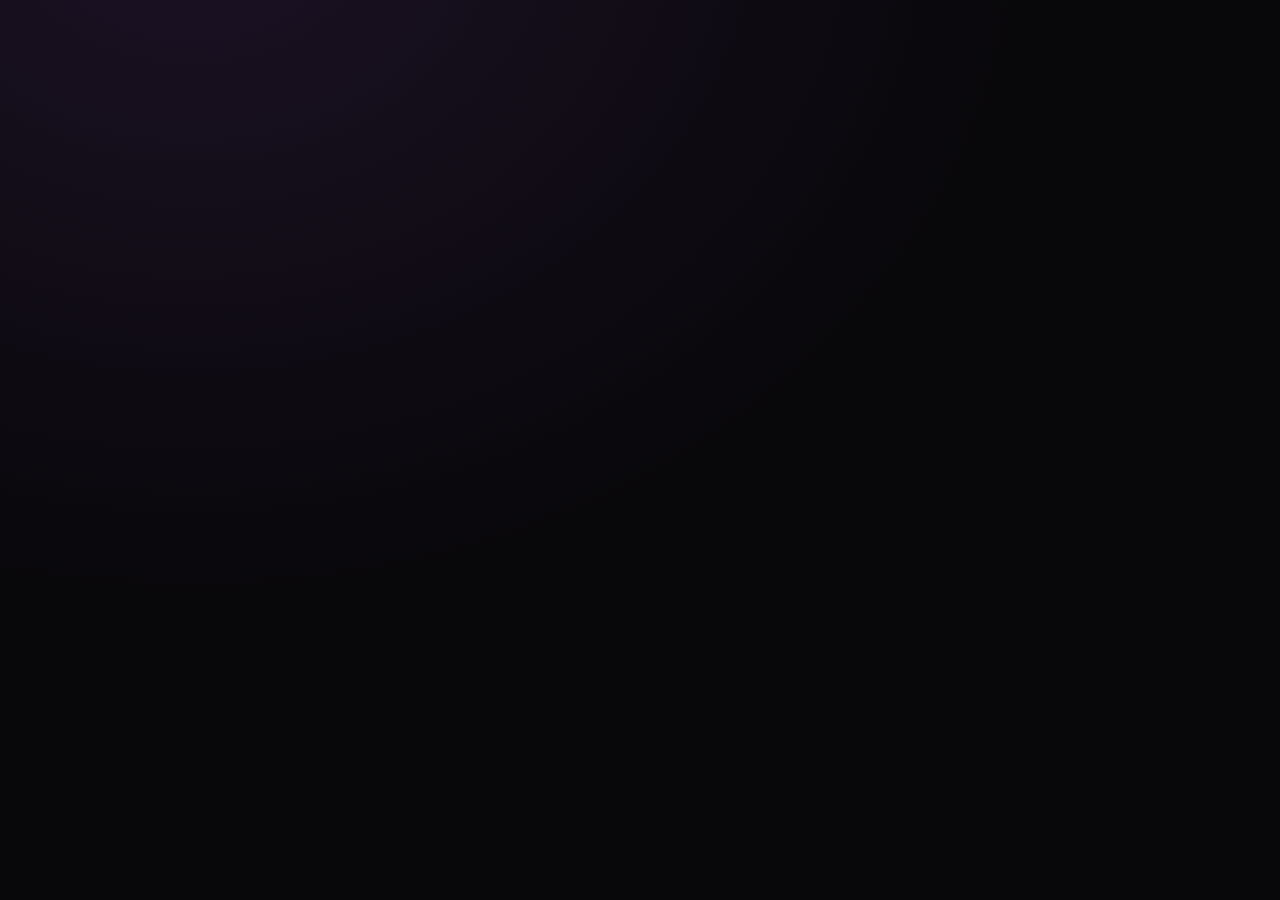
<file: reference/source-html/Supportive Therapy Network - Whole Person Initial Assessment.html>
<!DOCTYPE html>
<html lang="en">
<head>
<meta charset="UTF-8">
<meta name="viewport" content="width=device-width, initial-scale=1.0">
<title>Supportive Therapy Network — Whole Person Initial Assessment</title>
<meta name="description" content="Supportive Therapy Network's digital whole person initial assessment and DSM-5 diagnostic checklist prototype — wraparound screening, validated clinical instruments and stepped-care allocation.">
<meta name="robots" content="index,follow">
<meta property="og:title" content="Supportive Therapy Network — Whole Person Initial Assessment">
<meta property="og:description" content="Digital whole person initial assessment and diagnostic checklist prototype, built on validated clinical instruments.">
<meta property="og:type" content="website">
<meta name="theme-color" content="#08070A">
<link rel="preconnect" href="https://fonts.googleapis.com">
<link rel="preconnect" href="https://fonts.gstatic.com" crossorigin>
<link href="https://fonts.googleapis.com/css2?family=Manrope:wght@400;500;600;700;800&family=Source+Serif+4:opsz,wght@8..60,400;8..60,600&display=swap" rel="stylesheet">
<style>
  :root{
    --purple:#AF2CFF;
    --purple-dim: #7c1fc9;
    --purple-glow: rgba(175,44,255,0.16);
    --bg:#08070A;
    --panel:#121016;
    --panel-2:#17141C;
    --line: rgba(255,255,255,0.10);
    --ink:#F3F1F6;
    --ink-dim: #A7A2B3;
    --ink-faint:#716C7C;
    --red:#FF4D5E;
    --red-glow: rgba(255,77,94,0.14);
    --amber:#F5B942;
    --green:#3ED598;
    --radius: 14px;
    --serif: 'Source Serif 4', Georgia, serif;
    --sans: 'Manrope', -apple-system, BlinkMacSystemFont, 'Segoe UI', sans-serif;
  }
  @media (prefers-color-scheme: light){
    :root:not([data-theme="dark"]){
      --bg:#08070A; --ink:#F3F1F6;
    }
  }
  *{box-sizing:border-box;}
  html,body{margin:0;padding:0;}
  body{
    background: radial-gradient(120% 140% at 15% -10%, #1c1225 0%, var(--bg) 55%);
    color:var(--ink);
    font-family: var(--sans);
    min-height:100vh;
    line-height:1.5;
  }
  .shell{
    max-width: 720px;
    margin: 0 auto;
    padding: 28px 20px 90px;
  }
  header.top{
    display:flex; align-items:center; gap:12px;
    margin-bottom: 30px;
  }
  .brainmark{ flex:none; }
  .brand{
    display:flex; flex-direction:column; line-height:1.15;
  }
  .brainmark-full{ height:40px; width:auto; display:block; }
  .hero-logo{ display:block; height:110px; width:auto; margin:0 auto 18px; }
  .progress-wrap{
    position: sticky; top:0; z-index:5;
    background: linear-gradient(to bottom, var(--bg) 70%, transparent);
    padding: 10px 0 16px;
    margin: -10px 0 20px;
  }
  .progress-track{
    height:3px; background: var(--line); border-radius:3px; overflow:hidden;
  }
  .progress-fill{
    height:100%; background: linear-gradient(90deg, var(--purple-dim), var(--purple));
    transition: width .35s ease;
  }
  .progress-label{
    font-size:11px; color:var(--ink-faint); margin-top:8px;
    display:flex; justify-content:space-between;
  }
  .card{
    background: var(--panel);
    border:1px solid var(--line);
    border-radius: var(--radius);
    padding: 26px 24px;
    margin-bottom:16px;
  }
  .eyebrow{ font-size:12.5px; color:var(--purple); font-weight:700; margin-bottom:6px; }
  h1.hero{
    font-family: var(--serif);
    font-weight:600;
    font-size: 32px;
    line-height:1.18;
    margin: 4px 0 14px;
  }
  h2.module-title{
    font-family: var(--serif);
    font-weight:600;
    font-size:23px;
    margin: 0 0 4px;
  }
  p.lede{ color: var(--ink-dim); font-size:15px; margin: 0 0 18px; max-width:60ch; }
  p.small{ font-size:13px; color:var(--ink-faint); }
  .instrument-tag{
    display:inline-block; font-size:11.5px; color:var(--ink-dim);
    border:1px solid var(--line); padding:3px 10px; border-radius:20px;
    margin-bottom:14px;
  }
  .license-note{
    font-size:12.5px; color: var(--amber); background: rgba(245,185,66,0.08);
    border:1px solid rgba(245,185,66,0.25); padding:8px 12px; border-radius:10px;
    margin-bottom:16px;
  }
  .question{
    padding:18px 0; border-top:1px solid var(--line);
  }
  .question:first-of-type{ border-top:none; padding-top:4px; }
  .qtext{ font-size:15.5px; margin-bottom:12px; }
  .options{ display:flex; flex-direction:column; gap:8px; }
  .opt{
    display:flex; align-items:center; gap:11px;
    padding:11px 14px; border-radius:10px;
    border:1px solid var(--line);
    background: var(--panel-2);
    cursor:pointer;
    transition: border-color .15s, background .15s;
    font-size:14.5px;
  }
  .opt:hover{ border-color: rgba(175,44,255,0.4); }
  .opt.selected{
    border-color: var(--purple);
    background: var(--purple-glow);
  }
  .opt input{ accent-color: var(--purple); width:16px; height:16px; flex:none; }
  .yn-row{ display:flex; gap:10px; }
  .yn-row .opt{ flex:1; justify-content:center; }
  .safety-q{
    border:1px solid rgba(255,77,94,0.35);
    background: var(--red-glow);
    border-radius:12px; padding:16px;
    margin: 6px 0 16px;
  }
  .safety-q .qtext{ font-weight:600; }
  .actions{
    display:flex; justify-content:space-between; align-items:center;
    margin-top: 22px; gap:12px;
  }
  button{
    font-family: var(--sans); font-weight:700; font-size:14.5px;
    border-radius: 10px; border:none; cursor:pointer;
    padding: 13px 22px;
    transition: transform .1s, opacity .15s, background .15s;
  }
  button:active{ transform: scale(0.98); }
  .btn-primary{ background: var(--purple); color:#0A0510; }
  .btn-primary:disabled{ opacity:0.35; cursor:not-allowed; }
  .btn-primary:not(:disabled):hover{ background:#c14dff; }
  .btn-ghost{
    background:transparent; color:var(--ink-dim); border:1px solid var(--line);
  }
  .btn-ghost:hover{ color:var(--ink); border-color: var(--ink-dim); }
  .btn-crisis{ background: var(--red); color:#fff; width:100%; }
  .btn-crisis:hover{ background:#ff6675; }
  a.link{ color: var(--purple); }
  .stack{ display:flex; flex-direction:column; gap:14px; }
  footer.disclaimer{
    font-size:11.5px; color: var(--ink-faint); text-align:center; margin-top:34px; padding: 0 10px;
  }
  /* results */
  .result-row{
    display:flex; justify-content:space-between; align-items:flex-start;
    gap:16px; padding:16px 0; border-top:1px solid var(--line);
  }
  .result-row:first-child{ border-top:none; }
  .result-name{ font-weight:700; font-size:14.5px; }
  .result-instrument{ font-size:12px; color:var(--ink-faint); margin-top:2px;}
  .result-band{ text-align:right; font-size:14px; font-weight:600; max-width: 46%; }
  .badge{
    display:inline-block; font-size:11px; font-weight:800; padding:3px 9px;
    border-radius:20px; margin-left:8px; vertical-align:middle;
  }
  .badge-red{ background: rgba(255,77,94,0.18); color:var(--red); }
  .badge-green{ background: rgba(62,213,152,0.15); color:var(--green); }
  .badge-amber{ background: rgba(245,185,66,0.16); color:var(--amber); }
  .allocation-step{
    font-family: var(--serif); font-size:30px; font-weight:600; color:var(--purple);
    margin: 2px 0 2px;
  }
  .reason-list{ margin:14px 0 0; padding-left:18px; font-size:14px; color:var(--ink-dim); }
  .reason-list li{ margin-bottom:7px; }
  .gap-note{
    font-size:13px; color:var(--amber); background:rgba(245,185,66,0.07);
    border:1px solid rgba(245,185,66,0.2); border-radius:10px; padding:10px 12px; margin-top:12px;
  }
  .crisis-box{
    border:1px solid rgba(255,77,94,0.4); background: var(--red-glow);
    border-radius: var(--radius); padding:22px; margin-bottom:16px;
  }
  .crisis-box h1{ color: var(--red); font-family:var(--serif); margin:6px 0 12px; font-size:26px;}
  .resource{
    display:flex; justify-content:space-between; padding:10px 0; border-top:1px solid rgba(255,255,255,0.08);
    font-size:14.5px;
  }
  .resource:first-of-type{ border-top:none; }
  .resource b{ color:var(--ink); }
  .checklist{ margin-top: 8px; }
  .flag-item{ font-size:13.5px; color:var(--ink-dim); padding:8px 0; border-top:1px solid var(--line); }
  .flag-item:first-child{ border-top:none; }
  code.pill{
    font-family: var(--sans); font-size:11.5px; background:var(--panel-2); border:1px solid var(--line);
    padding:2px 8px; border-radius: 8px; color:var(--ink-dim);
  }
  ::selection{ background: var(--purple-glow); }
  @media (prefers-reduced-motion: reduce){ *{ transition:none !important; } }
</style>
</head>
<body>
<div class="shell" id="app"></div>

<script>
/* =========================================================================
   STN CLINICAL CORE — engine ported from STN_Clinical_Core_v2 (v2.0.0)
   Same catalog + scoring logic verified against the 25-check test suite.
   ========================================================================= */
const FREQ_4 = ['Not at all', 'Several days', 'More than half the days', 'Nearly every day'];
const SEVERITY_5 = ['Not at all', 'A little bit', 'Moderately', 'Quite a bit', 'Extremely'];
const OFTEN_5 = ['Never', 'Rarely', 'Sometimes', 'Often', 'Very often'];
const YESNO = ['No', 'Yes'];
const SAFETY_ITEM_TEXT = 'In the past 2 weeks: thoughts that you would be better off dead, or of hurting yourself in some way.';
const LOGO_FULL_DATAURI = "[data-uri]";

const assessmentCatalog = [
  { id:'core_intake', name:'Comprehensive Intake — Distress', instrument:'STN Comprehensive Intake (Section A)', scale:FREQ_4, mode:'sum',
    bands:[[0,10,'Minimal Distress'],[11,20,'Mild Distress'],[21,30,'Moderate Distress'],[31,40,'Significant Distress'],[41,45,'Severe Distress']],
    questions:[
      {id:'core_intake_mood', text:'Feeling down, depressed, or hopeless.'},
      {id:'core_intake_pleasure', text:'Loss of interest or enjoyment in activities.'},
      {id:'core_intake_energy', text:'Feeling tired, exhausted, or lacking energy.'},
      {id:'core_intake_worthless', text:'Feeling worthless, guilty, or like a burden.'},
      {id:'core_intake_anxiety', text:'Feeling nervous, anxious, or on edge.'},
      {id:'core_intake_worry', text:'Excessive worrying.'},
      {id:'core_intake_worry_control', text:'Difficulty controlling worry.'},
      {id:'core_intake_panic', text:'Panic symptoms, racing thoughts, or overwhelming anxiety.'},
      {id:'core_intake_work', text:'Mental health affecting work, study, or responsibilities.'},
      {id:'core_intake_relationships', text:'Mental health affecting relationships.'},
      {id:'core_intake_sleep', text:'Difficulty sleeping.'},
      {id:'core_intake_attention', text:'Difficulty concentrating or making decisions.'},
      {id:'core_intake_overwhelm', text:'Feeling overwhelmed by emotions.'},
      {id:'core_intake_coping', text:'Difficulty coping with stress.'},
      {id:'core_intake_anger', text:'Frequent anger, irritability, or frustration.'},
      {id:'core_intake_selfharm', text:SAFETY_ITEM_TEXT, safety:true},
    ]},
  { id:'phq9', name:'Depression (PHQ-9)', instrument:'Patient Health Questionnaire-9', scale:FREQ_4, mode:'sum',
    bands:[[0,4,'Minimal depression'],[5,9,'Mild depression'],[10,14,'Moderate depression'],[15,19,'Moderately severe depression'],[20,27,'Severe depression']],
    questions:[
      {id:'phq9_1', text:'Little interest or pleasure in doing things.'},
      {id:'phq9_2', text:'Feeling down, depressed, or hopeless.'},
      {id:'phq9_3', text:'Trouble falling or staying asleep, or sleeping too much.'},
      {id:'phq9_4', text:'Feeling tired or having little energy.'},
      {id:'phq9_5', text:'Poor appetite or overeating.'},
      {id:'phq9_6', text:'Feeling bad about yourself — or that you are a failure, or have let yourself or your family down.'},
      {id:'phq9_7', text:'Trouble concentrating on things, such as reading the newspaper or watching television.'},
      {id:'phq9_8', text:'Moving or speaking so slowly that other people could have noticed — or the opposite, being so fidgety or restless that you have been moving around a lot more than usual.'},
      {id:'phq9_9', text:'Thoughts that you would be better off dead, or of hurting yourself in some way.', safety:true},
    ]},
  { id:'gad7', name:'Anxiety (GAD-7)', instrument:'Generalized Anxiety Disorder 7-item scale', scale:FREQ_4, mode:'sum',
    bands:[[0,4,'Minimal anxiety'],[5,9,'Mild anxiety'],[10,14,'Moderate anxiety'],[15,21,'Severe anxiety']],
    questions:[
      {id:'gad7_1', text:'Feeling nervous, anxious, or on edge.'},
      {id:'gad7_2', text:'Not being able to stop or control worrying.'},
      {id:'gad7_3', text:'Worrying too much about different things.'},
      {id:'gad7_4', text:'Trouble relaxing.'},
      {id:'gad7_5', text:'Being so restless that it is hard to sit still.'},
      {id:'gad7_6', text:'Becoming easily annoyed or irritable.'},
      {id:'gad7_7', text:'Feeling afraid as if something awful might happen.'},
      {id:'gad7_safety', text:SAFETY_ITEM_TEXT, safety:true},
    ]},
  { id:'pcl5', name:'PTSD / Trauma (PCL-5)', instrument:'PTSD Checklist for DSM-5', scale:SEVERITY_5, mode:'sum',
    bands:[[0,32,'Below provisional PTSD screening cutoff'],[33,80,'At or above provisional cutoff — probable PTSD, clinical interview recommended']],
    questions:[
      {id:'pcl5_1', text:'Repeated, disturbing, and unwanted memories of the stressful experience.'},
      {id:'pcl5_2', text:'Repeated, disturbing dreams of the stressful experience.'},
      {id:'pcl5_3', text:'Suddenly feeling or acting as if the stressful experience were actually happening again.'},
      {id:'pcl5_4', text:'Feeling very upset when something reminded you of the stressful experience.'},
      {id:'pcl5_5', text:'Having strong physical reactions when something reminded you of the stressful experience.'},
      {id:'pcl5_6', text:'Avoiding memories, thoughts, or feelings related to the stressful experience.'},
      {id:'pcl5_7', text:'Avoiding external reminders of the stressful experience.'},
      {id:'pcl5_8', text:'Trouble remembering important parts of the stressful experience.'},
      {id:'pcl5_9', text:'Strong negative beliefs about yourself, other people, or the world.'},
      {id:'pcl5_10', text:'Blaming yourself or someone else for the stressful experience or what happened after it.'},
      {id:'pcl5_11', text:'Strong negative feelings such as fear, horror, anger, guilt, or shame.'},
      {id:'pcl5_12', text:'Loss of interest in activities that you used to enjoy.'},
      {id:'pcl5_13', text:'Feeling distant or cut off from other people.'},
      {id:'pcl5_14', text:'Trouble experiencing positive feelings.'},
      {id:'pcl5_15', text:'Irritable behaviour, angry outbursts, or acting aggressively.'},
      {id:'pcl5_16', text:'Taking too many risks or doing things that could cause you harm.'},
      {id:'pcl5_17', text:'Being superalert, watchful, or on guard.'},
      {id:'pcl5_18', text:'Feeling jumpy or easily startled.'},
      {id:'pcl5_19', text:'Having difficulty concentrating.'},
      {id:'pcl5_20', text:'Trouble falling or staying asleep.'},
      {id:'pcl5_safety', text:SAFETY_ITEM_TEXT, safety:true},
    ]},
  { id:'asrs_a', name:'ADHD Screener (ASRS v1.1 Part A)', instrument:'Adult ADHD Self-Report Scale v1.1, Part A', scale:OFTEN_5, mode:'countAboveThreshold',
    licensing:'COPYRIGHTED — WHO/Kessler. Confirm terms before commercial use.',
    bands:[[0,3,'Below screening threshold'],[4,6,'Positive screen — symptoms highly consistent with adult ADHD; further evaluation warranted']],
    questions:[
      {id:'asrs_a_1', text:'How often do you have trouble wrapping up the final details of a project, once the challenging parts have been done?', threshold:2},
      {id:'asrs_a_2', text:'How often do you have difficulty getting things in order when you have to do a task that requires organisation?', threshold:2},
      {id:'asrs_a_3', text:'How often do you have problems remembering appointments or obligations?', threshold:2},
      {id:'asrs_a_4', text:'When you have a task that requires a lot of thought, how often do you avoid or delay getting started?', threshold:3},
      {id:'asrs_a_5', text:'How often do you fidget or squirm with your hands or feet when you have to sit down for a long time?', threshold:3},
      {id:'asrs_a_6', text:'How often do you feel overly active and compelled to do things, as if driven by a motor?', threshold:3},
      {id:'asrs_a_safety', text:SAFETY_ITEM_TEXT, safety:true},
    ]},
  { id:'asrs_b', name:'ADHD Detail (ASRS v1.1 Part B)', instrument:'Adult ADHD Self-Report Scale v1.1, Part B', scale:OFTEN_5, mode:'sum',
    licensing:'COPYRIGHTED — WHO/Kessler. Confirm terms before commercial use.',
    bands:[[0,12,'Low additional symptom load'],[13,24,'Moderate additional symptom load'],[25,36,'High additional symptom load'],[37,48,'Very high additional symptom load']],
    questions:[
      {id:'asrs_b_1', text:'How often do you make careless mistakes when you have to work on a boring or difficult project?'},
      {id:'asrs_b_2', text:'How often do you have difficulty keeping your attention when you are doing boring or repetitive work?'},
      {id:'asrs_b_3', text:'How often do you have difficulty concentrating on what people say to you, even when they are speaking to you directly?'},
      {id:'asrs_b_4', text:'How often do you misplace or have difficulty finding things at home or at work?'},
      {id:'asrs_b_5', text:'How often are you distracted by activity or noise around you?'},
      {id:'asrs_b_6', text:'How often do you have difficulty waiting your turn in situations when turn taking is required?'},
      {id:'asrs_b_7', text:'How often do you leave your seat in meetings or other situations in which you are expected to remain seated?'},
      {id:'asrs_b_8', text:'How often do you feel restless or fidgety?'},
      {id:'asrs_b_9', text:'How often do you have difficulty unwinding and relaxing when you have time to yourself?'},
      {id:'asrs_b_10', text:'How often do you find yourself talking too much when you are in social situations?'},
      {id:'asrs_b_11', text:'How often do you find yourself finishing the sentences of the people you are talking to, before they can finish them themselves?'},
      {id:'asrs_b_12', text:'How often do you interrupt others when they are busy?'},
      {id:'asrs_b_safety', text:SAFETY_ITEM_TEXT, safety:true},
    ]},
  { id:'audit_c', name:'Alcohol Use (AUDIT-C)', instrument:'Alcohol Use Disorders Identification Test - Consumption', scale:FREQ_4, mode:'sum',
    bands:[[0,2,'Low-risk range'],[3,12,'At or above hazardous-drinking cutoff (sensitive threshold of 3) — further assessment recommended']],
    questions:[
      {id:'audit_c_1', text:'How often do you have a drink containing alcohol?', scale:['Never','Monthly or less','2-4 times a month','2-3 times a week','4+ times a week']},
      {id:'audit_c_2', text:'How many standard drinks containing alcohol do you have on a typical day when you are drinking?', scale:['1 or 2','3 or 4','5 or 6','7 to 9','10 or more']},
      {id:'audit_c_3', text:'How often do you have six or more drinks on one occasion?', scale:['Never','Less than monthly','Monthly','Weekly','Daily or almost daily']},
      {id:'audit_c_safety', text:SAFETY_ITEM_TEXT, safety:true},
    ]},
  { id:'dast10', name:'Drug Use (DAST-10)', instrument:'Drug Abuse Screening Test (10-item)', scale:YESNO, mode:'sum',
    licensing:'COPYRIGHTED — Skinner/ARF. Confirm terms before commercial use.',
    bands:[[0,2,'Low level of problems related to drug use'],[3,5,'Moderate level — further assessment suggested'],[6,8,'Substantial level — further assessment recommended'],[9,10,'Severe level — further assessment recommended']],
    questions:[
      {id:'dast10_1', text:'Have you used drugs other than those required for medical reasons?'},
      {id:'dast10_2', text:'Do you abuse more than one drug at a time?'},
      {id:'dast10_3', text:'Are you always able to stop using drugs when you want to?', reverse:true},
      {id:'dast10_4', text:'Have you had blackouts or flashbacks as a result of drug use?'},
      {id:'dast10_5', text:'Do you ever feel bad or guilty about your drug use?'},
      {id:'dast10_6', text:'Does your spouse/partner or a parent ever complain about your involvement with drugs?'},
      {id:'dast10_7', text:'Have you neglected your family because of your use of drugs?'},
      {id:'dast10_8', text:'Have you engaged in illegal activities in order to obtain drugs?'},
      {id:'dast10_9', text:'Have you had withdrawal symptoms as a result of heavy drug use?'},
      {id:'dast10_10', text:'Have you had medical problems as a result of your drug use?'},
    ]},
  { id:'k10', name:'Psychological Distress (K10)', instrument:'Kessler Psychological Distress Scale',
    scale:['None of the time','A little of the time','Some of the time','Most of the time','All of the time'], mode:'sum', offset:1,
    bands:[[10,15,'Low distress — likely to be well'],[16,21,'Moderate distress'],[22,29,'High distress'],[30,50,'Very high distress']],
    questions:[
      {id:'k10_1', text:'In the last 30 days, about how often did you feel tired out for no good reason?'},
      {id:'k10_2', text:'About how often did you feel nervous?'},
      {id:'k10_3', text:'About how often did you feel so nervous that nothing could calm you down?'},
      {id:'k10_4', text:'About how often did you feel hopeless?'},
      {id:'k10_5', text:'About how often did you feel restless or fidgety?'},
      {id:'k10_6', text:'About how often did you feel so restless you could not sit still?'},
      {id:'k10_7', text:'About how often did you feel depressed?'},
      {id:'k10_8', text:'About how often did you feel that everything was an effort?'},
      {id:'k10_9', text:'About how often did you feel so sad that nothing could cheer you up?'},
      {id:'k10_10', text:'About how often did you feel worthless?'},
      {id:'k10_safety', text:SAFETY_ITEM_TEXT, safety:true},
    ]},
  { id:'whodas12', name:'Functioning (WHODAS 2.0)', instrument:'WHO Disability Assessment Schedule 2.0, 12-item', scale:['None','Mild','Moderate','Severe','Extreme / cannot do'], mode:'sum',
    bands:[[0,4,'No meaningful functional impairment'],[5,12,'Mild functional impairment'],[13,24,'Moderate functional impairment'],[25,35,'Severe functional impairment'],[36,48,'Extreme functional impairment']],
    questions:[
      {id:'whodas12_1', text:'Standing for long periods, such as 30 minutes?'},
      {id:'whodas12_2', text:'Taking care of your household responsibilities?'},
      {id:'whodas12_3', text:'Learning a new task, for example, learning how to get to a new place?'},
      {id:'whodas12_4', text:'How much of a problem did you have joining in community activities in the same way as anyone else can?'},
      {id:'whodas12_5', text:'How much have you been emotionally affected by your health problems?'},
      {id:'whodas12_6', text:'Concentrating on doing something for ten minutes?'},
      {id:'whodas12_7', text:'Walking a long distance, such as a kilometre?'},
      {id:'whodas12_8', text:'Washing your whole body?'},
      {id:'whodas12_9', text:'Getting dressed?'},
      {id:'whodas12_10', text:'Dealing with people you do not know?'},
      {id:'whodas12_11', text:'Maintaining a friendship?'},
      {id:'whodas12_12', text:'Your day-to-day work or school?'},
      {id:'whodas12_safety', text:SAFETY_ITEM_TEXT, safety:true},
    ]},
  { id:'cssrs', name:'Safety Screening (C-SSRS)', instrument:'Columbia Suicide Severity Rating Scale — Screen Version', scale:YESNO, mode:'cssrs', bands:[],
    questions:[
      {id:'cssrs_1', text:'Have you wished you were dead or wished you could go to sleep and not wake up?'},
      {id:'cssrs_2', text:'Have you actually had any thoughts of killing yourself?', dependsOn:'cssrs_1'},
      {id:'cssrs_3', text:'Have you thought about how you might do this?', dependsOn:'cssrs_2'},
      {id:'cssrs_4', text:'Have you had these thoughts and had some intention of acting on them?', dependsOn:'cssrs_2'},
      {id:'cssrs_5', text:'Have you started to work out the details of how to kill yourself, and do you intend to carry out this plan?', dependsOn:'cssrs_4'},
      {id:'cssrs_6', text:'Have you ever done anything, started to do anything, or prepared to do anything to end your life?'},
      {id:'cssrs_7', text:'Right now, do you feel safe?', invertedSafety:true},
    ]},
];

const wraparoundItems = [
  {id:'wrap_trauma_history', text:'Have you experienced significant trauma?', domain:'trauma'},
  {id:'wrap_trauma_ongoing', text:'Do traumatic memories continue to affect you?', domain:'trauma'},
  {id:'wrap_substance_cope', text:'Do you use alcohol or drugs to cope with emotions?', domain:'substance'},
  {id:'wrap_substance_problems', text:'Has alcohol or drug use caused problems in your life?', domain:'substance'},
  {id:'wrap_housing', text:'Are you concerned about your housing situation?', domain:'social'},
  {id:'wrap_food', text:'Are you experiencing food insecurity?', domain:'social'},
  {id:'wrap_financial', text:'Are you struggling financially?', domain:'social'},
  {id:'wrap_essentials', text:'Do you require clothing, footwear, or essential household items?', domain:'social'},
  {id:'wrap_agency', text:'Do you require support navigating MSD, WINZ, ACC, Health NZ, Housing NZ, Corrections, Courts, or other agencies?', domain:'social'},
  {id:'wrap_support_network', text:'Do you currently have adequate family, cultural, community, or social support?', domain:'social', protective:true},
  {id:'wrap_gp', text:'Do you currently have a GP?', domain:'health', protective:true},
  {id:'wrap_health_access', text:'Do you require assistance accessing healthcare services?', domain:'health'},
  {id:'wrap_chronic', text:'Have these difficulties been present for six months or longer?', domain:'chronicity'},
];

const clampToScale = (raw, scaleLength) => {
  const n = Number(raw);
  if (!Number.isFinite(n)) return 0;
  return Math.min(scaleLength - 1, Math.max(0, Math.round(n)));
};
const scaleFor = (module, q) => q.scale || module.scale;
function bandFor(module, total){
  for (const [min,max,label] of module.bands || []) if (total>=min && total<=max) return label;
  return 'Score outside expected range — review manually';
}
function scoreModule(module, answerMap={}){
  if (module.mode === 'cssrs') throw new Error('Use classifyCssrs() for the C-SSRS.');
  const itemScores=[]; const safetyItems=[]; let total=0; let secondary=null;
  const scored = module.questions.filter(q=>!q.safety);
  if (module.mode === 'countAboveThreshold'){
    let raw=0;
    for (const q of scored){
      const value = clampToScale(answerMap[q.id], scaleFor(module,q).length);
      const threshold = q.threshold ?? scaleFor(module,q).length-1;
      const positive = value >= threshold;
      if (positive) total += 1;
      raw += value;
      itemScores.push({questionId:q.id, value, screenPositive:positive, threshold});
    }
    secondary = {label:'Raw summed score (0-24; 14+ is an alternative published cutpoint)', value:raw};
  } else {
    for (const q of scored){
      const scale = scaleFor(module,q);
      const value = clampToScale(answerMap[q.id], scale.length);
      const adjusted = q.reverse ? scale.length-1-value : value;
      const withOffset = adjusted + (module.offset||0);
      total += withOffset;
      itemScores.push({questionId:q.id, value, scored:withOffset, reverse: !!q.reverse});
    }
  }
  for (const q of module.questions.filter(q=>q.safety)){
    const value = clampToScale(answerMap[q.id], scaleFor(module,q).length);
    if (value>=1) safetyItems.push({questionId:q.id, value});
    itemScores.push({questionId:q.id, value, safety:true});
  }
  const safetyFlag = safetyItems.length>0;
  const max = module.mode==='countAboveThreshold' ? scored.length
    : scored.reduce((s,q)=> s + (scaleFor(module,q).length-1) + (module.offset||0), 0);
  return {
    moduleId:module.id, moduleName:module.name, instrument:module.instrument,
    total, max, band: bandFor(module,total), secondary, safetyFlag, safetyItems,
    riskLevel: safetyFlag ? 'RED':'GREEN', itemScores,
    interpretation: safetyFlag
      ? 'SAFETY ITEM ENDORSED. Immediate safety response required. Complete the C-SSRS now. The symptom score must not delay human assessment.'
      : `${bandFor(module,total)}. Screening result only — interpret with history, functional impact, cultural context and clinical judgement.`,
  };
}
function classifyCssrs(answers={}){
  const yes = id => answers[id]===true || answers[id]===1 || answers[id]==='yes';
  const feelsSafe = answers.cssrs_7===true || answers.cssrs_7===1 || answers.cssrs_7==='yes';
  let level;
  if (yes('cssrs_5') || yes('cssrs_6') || !feelsSafe) level='crisis';
  else if (yes('cssrs_4')) level='high';
  else if (yes('cssrs_2') || yes('cssrs_3')) level='moderate';
  else level='low';
  const action = {
    crisis:'CRISIS — follow the Safety Response Protocol now. Do not continue the assessment. Escalate immediately.',
    high:'HIGH — follow the Safety Response Protocol now. Contact the on-call clinician.',
    moderate:'MODERATE — same-day clinician review. Document a safety plan.',
    low:'LOW — continue assessment. Document the result.',
  }[level];
  return { riskLevel:level, requiresImmediateEscalation: level==='crisis'||level==='high', action, answers };
}
const STEPS = [
  {code:'STEP 1', title:'Self-management & community support', target:'Within 4 weeks'},
  {code:'STEP 2', title:'Guided self-help / brief intervention', target:'Within 2 weeks'},
  {code:'STEP 3', title:'Structured psychological therapy', target:'Within 1 week'},
  {code:'STEP 4', title:'Specialist / complex care + case management', target:'Within 48 hours'},
  {code:'STEP 5', title:'Acute crisis response', target:'Immediate — same session'},
];
function finalise(idx, reasons, dataGaps, socialCount){
  const step = STEPS[idx];
  const referrals = [
    ['Digital self-help programme','Community/whānau supports','Reassess in 90 days'],
    ['Brief intervention (4-6 sessions)','Psychoeducation','Reassess at session 4'],
    ['Structured therapy with registered clinician','Outcome measures repeated at sessions 4 and 8'],
    ['Specialist psychological input','Case management','Consider psychiatric review','GP notification'],
    ['Crisis service','Emergency clinician review'],
  ][idx].slice();
  if (socialCount>0) referrals.push('Wraparound referrals as identified at intake');
  return { recommendedStep:step.code, stepTitle:step.title, responseTarget:step.target, reasons, referrals, dataGaps,
    requiresClinicianDecision:true,
    note:'Recommendation only. STN does not hold referral authority into agency-controlled services. A registered clinician must accept or override, and record the reason.' };
}
function allocateCare({symptomSeverity=0, functionalImpairment=null, riskLevel=null, socialComplexityCount=0, chronic=false}={}){
  const reasons=[]; const gaps=[];
  if (riskLevel==='crisis') return finalise(4, ['Safety screening returned CRISIS — overrides all other factors.'], [], socialComplexityCount);
  if (riskLevel==='high') return finalise(3, ['Safety screening returned HIGH — raised to specialist level regardless of symptom scores.'], [], socialComplexityCount);
  if (riskLevel===null) gaps.push('C-SSRS not completed — allocation cannot be considered final.');
  let idx = Math.min(3, Math.max(0, symptomSeverity<=1 ? 0 : symptomSeverity-1));
  reasons.push(`Symptom severity band ${symptomSeverity}/4 sets a baseline of ${STEPS[idx].code}.`);
  if (functionalImpairment===null){
    gaps.push('WHODAS 2.0 not administered — allocation rests on symptoms alone, which under-detects people coping poorly with moderate symptoms.');
  } else {
    const fnIdx = Math.min(3, Math.max(0, functionalImpairment<=1 ? 0 : functionalImpairment-1));
    if (fnIdx>idx){ reasons.push(`Functional impairment (band ${functionalImpairment}/4) exceeds what symptoms alone suggest — raised to ${STEPS[fnIdx].code}. This is the case symptom scales routinely miss.`); idx=fnIdx; }
    else reasons.push(`Functional impairment (band ${functionalImpairment}/4) is consistent with the symptom-based step.`);
  }
  if (socialComplexityCount>=3 && idx<3){ reasons.push(`${socialComplexityCount} concurrent social needs — raised to Step 4, because therapy will not hold while housing, food or financial instability continues.`); idx=3; }
  else if (socialComplexityCount>0) reasons.push(`${socialComplexityCount} social need(s) identified — wraparound referrals added alongside the clinical pathway.`);
  if (chronic && idx<3){ idx+=1; reasons.push(`Duration beyond six months — raised one step to ${STEPS[idx].code}; brief intervention is less likely to suffice for chronic presentations.`); }
  if (riskLevel==='moderate' && idx<2){ idx=2; reasons.push('Safety screening returned MODERATE — minimum of Step 3 with a documented safety plan.'); }
  return finalise(idx, reasons, gaps, socialComplexityCount);
}
function socialComplexityFrom(wrapAnswers={}){
  const socialIds = wraparoundItems.filter(i=>i.domain==='social' && !i.protective).map(i=>i.id);
  let count = socialIds.filter(id => wrapAnswers[id]===true).length;
  if (wrapAnswers.wrap_support_network===false) count += 1;
  return count;
}
function severityBandIndex(instrumentId, total){
  const module = assessmentCatalog.find(m=>m.id===instrumentId);
  if (!module) return 0;
  const i = (module.bands||[]).findIndex(([min,max])=> total>=min && total<=max);
  if (i<0) return 0;
  const n = module.bands.length;
  return Math.round((i/Math.max(1,n-1))*4);
}
function moduleById(id){ return assessmentCatalog.find(m=>m.id===id); }

/* =========================================================================
   DIAGNOSTIC ASSESSMENT (Assessment 2) — DSM-5 criteria checklists
   Decision support only. Wording below paraphrases published DSM-5 criteria
   into plain-language checklist items; it is not a reproduction of APA's
   text. Every module ends in a "clinician must confirm" gate — nothing
   here outputs a diagnosis on its own authority.
   ========================================================================= */
const diagnosticModules = [
  { id:'mdd', domain:'Depression', name:'Major Depressive Episode', dsm:'DSM-5 — Major Depressive Disorder',
    linkedInstrument:'phq9',
    autoFlag: r => !!(r.phq9 && (r.phq9.total>=10 || r.phq9.safetyFlag)),
    groups:[
      { id:'core', label:'Core symptoms — at least 1 required', minRequired:1, items:[
        {id:'mdd_mood', text:'Depressed mood most of the day, nearly every day.'},
        {id:'mdd_anhedonia', text:'Markedly diminished interest or pleasure in almost all activities, most of the day, nearly every day.'},
      ]},
      { id:'other', label:'Additional symptoms', items:[
        {id:'mdd_appetite', text:'Significant change in appetite or weight, not explained by dieting.'},
        {id:'mdd_sleep', text:'Insomnia, or sleeping much more than usual, nearly every day.'},
        {id:'mdd_psychomotor', text:'Others have noticed unusually slow movement or speech, or unusual restlessness, nearly every day.'},
        {id:'mdd_fatigue', text:'Fatigue or loss of energy nearly every day.'},
        {id:'mdd_worthless', text:'Feelings of worthlessness, or excessive or inappropriate guilt.'},
        {id:'mdd_concentration', text:'Diminished ability to think, concentrate, or make decisions, nearly every day.'},
        {id:'mdd_death', text:'Recurrent thoughts of death, suicidal ideation, a plan, or an attempt.'},
      ]},
    ],
    overallThreshold:5,
    durationGate:{id:'mdd_duration', text:'These symptoms have been present for two weeks or more.'},
    impairmentGate:{id:'mdd_impairment', text:'The symptoms cause clinically significant distress, or impair social, occupational, or other functioning.'},
    exclusionGates:[
      {id:'mdd_excl_medical', text:'The symptoms are better explained by a medical condition, medication, or substance use.'},
      {id:'mdd_excl_manic', text:'There is a lifetime history of a manic or hypomanic episode.', note:'A "Yes" means bipolar disorder must be ruled out before confirming MDD.'},
    ]},
  { id:'gad', domain:'Anxiety', name:'Generalized Anxiety Disorder', dsm:'DSM-5 — Generalized Anxiety Disorder',
    linkedInstrument:'gad7',
    autoFlag: r => !!(r.gad7 && r.gad7.total>=10),
    requiredGates:[
      {id:'gad_a', text:'Excessive anxiety and worry, occurring more days than not, about a number of events or activities.'},
      {id:'gad_b', text:'The worry is difficult to control.'},
    ],
    groups:[
      { id:'assoc', label:'Associated symptoms', items:[
        {id:'gad_restless', text:'Restlessness, or feeling keyed up or on edge.'},
        {id:'gad_fatigue', text:'Being easily fatigued.'},
        {id:'gad_concentration', text:'Difficulty concentrating, or mind going blank.'},
        {id:'gad_irritable', text:'Irritability.'},
        {id:'gad_tension', text:'Muscle tension.'},
        {id:'gad_sleep', text:'Sleep disturbance (trouble falling or staying asleep, or unsatisfying sleep).'},
      ]},
    ],
    overallThreshold:3,
    durationGate:{id:'gad_duration', text:'The anxiety, worry, or associated symptoms have been present for six months or more.'},
    impairmentGate:{id:'gad_impairment', text:'The symptoms cause clinically significant distress, or impair functioning.'},
    exclusionGates:[
      {id:'gad_excl_medical', text:'The symptoms are better explained by a medical condition or substance use.'},
      {id:'gad_excl_other', text:'The symptoms are better explained by another mental disorder (e.g. panic disorder, social anxiety, OCD, PTSD).'},
    ]},
  { id:'ptsd', domain:'Trauma', name:'Post-Traumatic Stress Disorder', dsm:'DSM-5 — PTSD',
    linkedInstrument:'pcl5',
    autoFlag: r => !!(r.pcl5 && r.pcl5.total>=33),
    requiredGates:[
      {id:'ptsd_exposure', text:'Exposure to actual or threatened death, serious injury, or sexual violence — directly, as a witness, on learning it happened to someone close, or through repeated exposure to aversive details.'},
    ],
    groupLogic:'AND',
    groups:[
      { id:'intrusion', label:'Intrusion symptoms — at least 1 required', minRequired:1, items:[
        {id:'ptsd_memories', text:'Recurrent, involuntary, distressing memories of the event.'},
        {id:'ptsd_dreams', text:'Recurrent distressing dreams related to the event.'},
        {id:'ptsd_flashback', text:'Dissociative reactions (e.g. flashbacks) where it feels or seems as if the event is recurring.'},
        {id:'ptsd_cue_distress', text:'Intense distress at exposure to reminders of the event.'},
        {id:'ptsd_cue_physio', text:'Marked physiological reactions to reminders of the event.'},
      ]},
      { id:'avoidance', label:'Avoidance — at least 1 required', minRequired:1, items:[
        {id:'ptsd_avoid_internal', text:'Avoidance of distressing memories, thoughts, or feelings about the event.'},
        {id:'ptsd_avoid_external', text:'Avoidance of external reminders (people, places, conversations, activities) that arouse memories of the event.'},
      ]},
      { id:'cognition', label:'Negative alterations in cognition/mood — at least 2 required', minRequired:2, items:[
        {id:'ptsd_amnesia', text:'Inability to remember an important aspect of the event.'},
        {id:'ptsd_beliefs', text:'Persistent, exaggerated negative beliefs about oneself, others, or the world.'},
        {id:'ptsd_blame', text:'Distorted blame of self or others for the event or its consequences.'},
        {id:'ptsd_negative_state', text:'Persistent negative emotional state (fear, horror, anger, guilt, shame).'},
        {id:'ptsd_interest', text:'Markedly diminished interest in significant activities.'},
        {id:'ptsd_detachment', text:'Feeling detached or estranged from others.'},
        {id:'ptsd_positive', text:'Persistent inability to experience positive emotions.'},
      ]},
      { id:'arousal', label:'Alterations in arousal/reactivity — at least 2 required', minRequired:2, items:[
        {id:'ptsd_irritable', text:'Irritable behaviour or angry outbursts.'},
        {id:'ptsd_reckless', text:'Reckless or self-destructive behaviour.'},
        {id:'ptsd_hypervigilant', text:'Hypervigilance.'},
        {id:'ptsd_startle', text:'Exaggerated startle response.'},
        {id:'ptsd_concentration2', text:'Difficulty concentrating.'},
        {id:'ptsd_sleep', text:'Sleep disturbance.'},
      ]},
    ],
    overallThreshold:null,
    durationGate:{id:'ptsd_duration', text:'The disturbance has lasted more than one month.'},
    impairmentGate:{id:'ptsd_impairment', text:'Causes clinically significant distress or impairment.'},
    exclusionGates:[
      {id:'ptsd_excl_medical', text:'The disturbance is better explained by a medical condition or substance use.'},
    ]},
  { id:'adhd', domain:'ADHD', name:'Attention-Deficit/Hyperactivity Disorder (Adult)', dsm:'DSM-5 — ADHD',
    linkedInstrument:'asrs_a',
    autoFlag: r => !!(r.asrs_a && r.asrs_a.total>=4),
    requiredGates:[
      {id:'adhd_onset', text:'Several symptoms were present before age 12.'},
      {id:'adhd_settings', text:'Several symptoms are present in two or more settings (e.g. home, work, with friends or family).'},
    ],
    groupLogic:'OR',
    groups:[
      { id:'inattentive', label:'Inattentive presentation — 5 or more required', minRequired:5, items:[
        {id:'adhd_i1', text:'Fails to give close attention to detail, or makes careless mistakes.'},
        {id:'adhd_i2', text:'Difficulty sustaining attention in tasks or activities.'},
        {id:'adhd_i3', text:'Does not seem to listen when spoken to directly.'},
        {id:'adhd_i4', text:'Does not follow through on instructions; fails to finish tasks.'},
        {id:'adhd_i5', text:'Difficulty organising tasks and activities.'},
        {id:'adhd_i6', text:'Avoids or dislikes tasks requiring sustained mental effort.'},
        {id:'adhd_i7', text:'Loses things necessary for tasks or activities.'},
        {id:'adhd_i8', text:'Easily distracted by extraneous stimuli.'},
        {id:'adhd_i9', text:'Forgetful in daily activities.'},
      ]},
      { id:'hyperactive', label:'Hyperactive-impulsive presentation — 5 or more required', minRequired:5, items:[
        {id:'adhd_h1', text:'Fidgets, taps hands or feet, or squirms in seat.'},
        {id:'adhd_h2', text:'Leaves seat when remaining seated is expected.'},
        {id:'adhd_h3', text:'Feels restless (in adults, this may be an internal sense of restlessness).'},
        {id:'adhd_h4', text:'Unable to engage in leisure activities quietly.'},
        {id:'adhd_h5', text:'"On the go", as if driven by a motor.'},
        {id:'adhd_h6', text:'Talks excessively.'},
        {id:'adhd_h7', text:'Blurts out answers before a question is completed.'},
        {id:'adhd_h8', text:'Difficulty waiting their turn.'},
        {id:'adhd_h9', text:'Interrupts or intrudes on others.'},
      ]},
    ],
    overallThreshold:null,
    durationGate:{id:'adhd_duration', text:'Several of the above symptoms have persisted for at least six months.'},
    impairmentGate:{id:'adhd_impairment', text:'Clear evidence the symptoms interfere with, or reduce the quality of, social, academic, or occupational functioning.'},
    exclusionGates:[
      {id:'adhd_excl_other', text:'The symptoms occur exclusively during a psychotic disorder, or are better explained by another mental disorder.'},
    ]},
  { id:'aud', domain:'Alcohol', name:'Alcohol Use Disorder', dsm:'DSM-5 — Alcohol Use Disorder',
    linkedInstrument:'audit_c', isCountBased:true,
    autoFlag: r => !!(r.audit_c && r.audit_c.total>=3),
    groups:[
      { id:'criteria', label:'In the past 12 months', items:[
        {id:'aud_1', text:'Alcohol often taken in larger amounts or over a longer period than intended.'},
        {id:'aud_2', text:'Persistent desire, or unsuccessful efforts, to cut down or control use.'},
        {id:'aud_3', text:'A great deal of time spent obtaining, using, or recovering from alcohol.'},
        {id:'aud_4', text:'Craving, or a strong desire or urge to drink.'},
        {id:'aud_5', text:'Recurrent use resulting in failure to fulfil major role obligations.'},
        {id:'aud_6', text:'Continued use despite recurrent social or interpersonal problems caused by drinking.'},
        {id:'aud_7', text:'Important social, occupational, or recreational activities given up or reduced because of drinking.'},
        {id:'aud_8', text:'Recurrent use in situations where it is physically hazardous.'},
        {id:'aud_9', text:'Continued use despite knowing of a physical or psychological problem caused or worsened by alcohol.'},
        {id:'aud_10', text:'Tolerance — needing markedly more to achieve the same effect.'},
        {id:'aud_11', text:'Withdrawal symptoms, or drinking to relieve or avoid withdrawal.'},
      ]},
    ]},
  { id:'sud', domain:'Drugs', name:'Substance Use Disorder', dsm:'DSM-5 — Substance Use Disorder',
    linkedInstrument:'dast10', isCountBased:true,
    autoFlag: r => !!(r.dast10 && r.dast10.total>=3),
    groups:[
      { id:'criteria', label:'In the past 12 months', items:[
        {id:'sud_1', text:'The substance often taken in larger amounts or over a longer period than intended.'},
        {id:'sud_2', text:'Persistent desire, or unsuccessful efforts, to cut down or control use.'},
        {id:'sud_3', text:'A great deal of time spent obtaining, using, or recovering from the substance.'},
        {id:'sud_4', text:'Craving, or a strong desire or urge to use.'},
        {id:'sud_5', text:'Recurrent use resulting in failure to fulfil major role obligations.'},
        {id:'sud_6', text:'Continued use despite recurrent social or interpersonal problems caused by use.'},
        {id:'sud_7', text:'Important social, occupational, or recreational activities given up or reduced because of use.'},
        {id:'sud_8', text:'Recurrent use in situations where it is physically hazardous.'},
        {id:'sud_9', text:'Continued use despite knowing of a physical or psychological problem caused or worsened by use.'},
        {id:'sud_10', text:'Tolerance — needing markedly more to achieve the same effect.'},
        {id:'sud_11', text:'Withdrawal symptoms, or using to relieve or avoid withdrawal.'},
      ]},
    ]},
];

function scoreDiagnostic(mod, answers={}){
  const yes = id => answers[id] === 1;
  if (mod.isCountBased){
    const items = mod.groups[0].items;
    const count = items.filter(i=>yes(i.id)).length;
    let severity = 'No disorder indicated (0-1 criteria)';
    if (count>=2 && count<=3) severity='Mild (2-3 criteria)';
    else if (count>=4 && count<=5) severity='Moderate (4-5 criteria)';
    else if (count>=6) severity='Severe (6+ criteria)';
    return { moduleId:mod.id, isCountBased:true, count, max:items.length, severity, met: count>=2 };
  }
  const requiredGatesOk = (mod.requiredGates||[]).every(g=>yes(g.id));
  let totalCount = 0;
  const groupResults = (mod.groups||[]).map(g=>{
    const c = g.items.filter(i=>yes(i.id)).length;
    totalCount += c;
    const ok = g.minRequired ? c>=g.minRequired : true;
    return { id:g.id, label:g.label, count:c, minRequired:g.minRequired||null, ok };
  });
  const groupsOk = mod.groupLogic==='OR' ? groupResults.some(g=>g.ok) : groupResults.every(g=>g.ok);
  const overallOk = mod.overallThreshold ? totalCount>=mod.overallThreshold : true;
  const durationOk = mod.durationGate ? yes(mod.durationGate.id) : true;
  const impairmentOk = mod.impairmentGate ? yes(mod.impairmentGate.id) : true;
  const exclusionFlags = (mod.exclusionGates||[]).filter(e=>yes(e.id));
  const met = requiredGatesOk && groupsOk && overallOk && durationOk && impairmentOk && exclusionFlags.length===0;
  const subthreshold = !met && totalCount>0 && exclusionFlags.length===0;
  return { moduleId:mod.id, isCountBased:false, requiredGatesOk, groupResults, totalCount, overallOk, durationOk, impairmentOk, exclusionFlags, met, subthreshold };
}
function diagModuleById(id){ return diagnosticModules.find(m=>m.id===id); }

/* =========================================================================
   APP STATE + FLOW
   ========================================================================= */
const state = {
  screen: 'home',             // home | wrap | module | crisis | safety-note | results | diag-select | diag-module | diag-results
  wrapAnswers: {},
  answers: {},                // per-module answer maps, keyed by moduleId -> {qid: val}
  moduleResults: {},           // moduleId -> scoreModule() result
  cssrsResult: null,
  queue: [],                   // remaining module ids to administer after core_intake+cssrs
  currentModuleId: null,
  safetyNotes: [],             // re-endorsements after cssrs already resolved
  pendingSafetyModule: null,   // module id whose safety item just fired, awaiting acknowledgement
  // --- Diagnostic Assessment (Assessment 2) ---
  diagSelected: [],            // domain ids chosen to assess
  diagQueue: [],
  diagAnswers: {},             // moduleId -> {qid: 0/1}
  diagResults: {},             // moduleId -> scoreDiagnostic() result
  diagCurrentId: null,
  diagFromScreening: false,    // true if entered via "Continue to Diagnostic Assessment"
};

function buildQueueAfterCore(){
  const a = state.answers.core_intake || {};
  const v = id => clampToScale(a[id], 4);
  const routes = new Set();
  if (v('core_intake_mood')>=2 || v('core_intake_pleasure')>=2) routes.add('phq9');
  if (v('core_intake_anxiety')>=2 || v('core_intake_worry')>=2 || v('core_intake_worry_control')>=2) routes.add('gad7');
  if (v('core_intake_attention')>=2) routes.add('asrs_a');
  const q = [...routes];
  const w = state.wrapAnswers;
  if (w.wrap_trauma_history===true || w.wrap_trauma_ongoing===true) q.push('pcl5');
  q.push('audit_c');
  if (w.wrap_substance_cope===true || w.wrap_substance_problems===true) q.push('dast10');
  q.push('k10');
  q.push('whodas12');
  return q;
}

function allAnswered(module){
  const a = state.answers[module.id] || {};
  if (module.id==='cssrs'){
    for (const q of module.questions){
      if (q.dependsOn){
        const parentYes = a[q.dependsOn]===1;
        if (!parentYes) continue; // not required if parent not endorsed
      }
      if (a[q.id]===undefined) return false;
    }
    return true;
  }
  return module.questions.every(q => a[q.id] !== undefined);
}

function render(){
  const app = document.getElementById('app');
  app.innerHTML = '';
  app.appendChild(header());
  const barScreens = ['wrap','module','safety-note','results'];
  if (barScreens.includes(state.screen)) app.appendChild(progressBar());
  if (['diag-select','diag-module','diag-results'].includes(state.screen)) app.appendChild(diagProgressBar());

  if (state.screen==='home') app.appendChild(screenHome());
  else if (state.screen==='wrap') app.appendChild(screenWrap());
  else if (state.screen==='module') app.appendChild(screenModule());
  else if (state.screen==='safety-note') app.appendChild(screenSafetyNote());
  else if (state.screen==='crisis') app.appendChild(screenCrisis());
  else if (state.screen==='results') app.appendChild(screenResults());
  else if (state.screen==='diag-select') app.appendChild(screenDiagSelect());
  else if (state.screen==='diag-module') app.appendChild(screenDiagModule());
  else if (state.screen==='diag-results') app.appendChild(screenDiagResults());

  app.appendChild(footerDisclaimer());
}

function header(){
  const h = document.createElement('header');
  h.className = 'top';
  h.innerHTML = `<img class="brainmark-full" src="${LOGO_FULL_DATAURI}" alt="Supportive Therapy Network Ltd — Rehab . Right" />`;
  return h;
}

function footerDisclaimer(){
  const f = document.createElement('footer');
  f.className = 'disclaimer';
  f.textContent = 'Digital prototype — internal clinical review build. Screening results only; no automated output allocates or refers care. All outputs require registered clinician review.';
  return f;
}

const TOTAL_STEPS_ESTIMATE = 6; // wrap, core, cssrs, routed batch, audit/whodas, results
function stepIndexEstimate(){
  const order = ['wrap','core_intake','cssrs','routed','results'];
  if (state.screen==='wrap') return 1;
  if (state.screen==='module' && state.currentModuleId==='core_intake') return 2;
  if (state.screen==='module' && state.currentModuleId==='cssrs') return 3;
  if (state.screen==='module') return 4;
  if (state.screen==='safety-note') return 4;
  if (state.screen==='results') return 5;
  return 0;
}
function progressBar(){
  const wrap = document.createElement('div');
  wrap.className = 'progress-wrap';
  const pct = Math.min(100, Math.round((stepIndexEstimate()/5)*100));
  wrap.innerHTML = `
    <div class="progress-track"><div class="progress-fill" style="width:${pct}%"></div></div>
    <div class="progress-label"><span>Whole Person Initial Assessment</span><span>${pct}%</span></div>
  `;
  return wrap;
}
function diagProgressBar(){
  const total = Math.max(1, state.diagSelected.length);
  const done = total - (state.diagQueue.length + (state.diagCurrentId ? 1 : 0));
  const pct = state.screen==='diag-results' ? 100 : Math.min(100, Math.round((Math.max(0,done)/total)*100));
  const wrap = document.createElement('div');
  wrap.className = 'progress-wrap';
  wrap.innerHTML = `
    <div class="progress-track"><div class="progress-fill" style="width:${pct}%"></div></div>
    <div class="progress-label"><span>Diagnostic Assessment</span><span>${pct}%</span></div>
  `;
  return wrap;
}

/* ---------- HOME ---------- */
function screenHome(){
  const c = document.createElement('div');
  c.innerHTML = `
    <div class="card" style="text-align:center;">
      <img class="hero-logo" src="${LOGO_FULL_DATAURI}" alt="Supportive Therapy Network Ltd — Rehab . Right" />
      <div class="eyebrow">Digital prototype</div>
      <h1 class="hero">Two assessments, one intake</h1>
      <p class="lede" style="margin-left:auto;margin-right:auto;">Choose which stage of the pathway you want to run. Both work from the same validated
      instrument set as the paper pilot pack.</p>
    </div>
    <div class="card" id="startInitial" style="cursor:pointer;">
      <div class="eyebrow">Assessment 1</div>
      <h2 class="module-title">Whole Person Initial Assessment</h2>
      <p class="lede" style="margin-bottom:6px;">The full screening battery — wraparound social screening, Comprehensive
      Intake, PHQ-9, GAD-7, PCL-5, ASRS-5, AUDIT-C, DAST-10, K10, WHODAS 2.0 and C-SSRS — ending in a stepped-care
      recommendation. Matches the paper pilot pack in full.</p>
      <button class="btn-primary" id="startInitialBtn" style="width:100%;">Start Whole Person Initial Assessment</button>
    </div>
    <div class="card" id="startDiag" style="cursor:pointer;">
      <div class="eyebrow">Assessment 2</div>
      <h2 class="module-title">Diagnostic Assessment</h2>
      <p class="lede" style="margin-bottom:6px;">DSM-5 criteria checklists for the domains a screen flagged — depression,
      anxiety, PTSD, ADHD, alcohol and drug use. Decision support only: every output requires clinician confirmation
      before it becomes a diagnosis.</p>
      <button class="btn-ghost" id="startDiagBtn" style="width:100%;">Start Diagnostic Assessment</button>
    </div>
    <p class="small" style="text-align:center;">This runs entirely in your browser for this session. Nothing is saved or transmitted.</p>
  `;
  const go = () => { state.screen='wrap'; render(); };
  c.querySelector('#startInitialBtn').onclick = go;
  c.querySelector('#startInitial').onclick = go;
  const goDiag = () => { openDiagSelect(false); };
  c.querySelector('#startDiagBtn').onclick = goDiag;
  c.querySelector('#startDiag').onclick = goDiag;
  return c;
}

function openDiagSelect(fromScreening){
  state.diagFromScreening = !!fromScreening;
  state.diagSelected = diagnosticModules.filter(m => m.autoFlag(state.moduleResults)).map(m=>m.id);
  state.screen = 'diag-select';
  render();
}

/* ---------- WRAPAROUND ---------- */
function screenWrap(){
  const c = document.createElement('div');
  const card = document.createElement('div');
  card.className = 'card';
  card.innerHTML = `<div class="eyebrow">Section 1</div><h2 class="module-title">Wraparound & Social Screening</h2>
    <p class="lede">These questions shape referrals alongside the clinical pathway — housing, income, whānau support and access to a GP all change what "step 1" looks like for someone.</p>`;
  wraparoundItems.forEach(item=>{
    const q = document.createElement('div');
    q.className = 'question';
    const cur = state.wrapAnswers[item.id];
    q.innerHTML = `<div class="qtext">${item.text}</div>
      <div class="yn-row">
        <label class="opt ${cur===true?'selected':''}"><input type="radio" name="${item.id}" ${cur===true?'checked':''}/> Yes</label>
        <label class="opt ${cur===false?'selected':''}"><input type="radio" name="${item.id}" ${cur===false?'checked':''}/> No</label>
      </div>`;
    const [yesLbl,noLbl] = q.querySelectorAll('.opt');
    yesLbl.onclick = ()=>{ state.wrapAnswers[item.id]=true; render(); };
    noLbl.onclick = ()=>{ state.wrapAnswers[item.id]=false; render(); };
    card.appendChild(q);
  });
  c.appendChild(card);

  const actions = document.createElement('div');
  actions.className = 'actions';
  const done = wraparoundItems.every(i => state.wrapAnswers[i.id] !== undefined);
  actions.innerHTML = `<button class="btn-ghost" id="back">Back</button><button class="btn-primary" id="next" ${done?'':'disabled'}>Continue</button>`;
  actions.querySelector('#back').onclick = ()=>{ state.screen='intro'; render(); };
  actions.querySelector('#next').onclick = ()=>{
    state.screen='module';
    state.currentModuleId='core_intake';
    state.answers.core_intake = state.answers.core_intake || {};
    render();
  };
  c.appendChild(actions);
  return c;
}

/* ---------- GENERIC MODULE SCREEN ---------- */
function screenModule(){
  const module = moduleById(state.currentModuleId);
  state.answers[module.id] = state.answers[module.id] || {};
  const a = state.answers[module.id];
  const c = document.createElement('div');
  const card = document.createElement('div');
  card.className = 'card';

  let head = `<h2 class="module-title">${module.name}</h2><div class="instrument-tag">${module.instrument}</div>`;
  if (module.licensing) head += `<div class="license-note">${module.licensing}</div>`;
  card.innerHTML = head;

  module.questions.forEach(q=>{
    if (q.dependsOn){
      const parentVal = a[q.dependsOn];
      if (parentVal !== 1) return; // only shown if parent answered "Yes"
    }
    const scale = scaleFor(module, q);
    const box = document.createElement('div');
    box.className = 'question' + (q.safety || q.invertedSafety ? '' : '');
    const wrapper = document.createElement('div');
    wrapper.className = q.safety ? 'safety-q' : '';
    const qDiv = document.createElement('div');
    qDiv.innerHTML = `<div class="qtext">${q.text}</div>`;
    const optsDiv = document.createElement('div');
    optsDiv.className = scale.length<=2 ? 'yn-row' : 'options';
    scale.forEach((label, idx)=>{
      const opt = document.createElement('label');
      opt.className = 'opt' + (a[q.id]===idx ? ' selected':'');
      opt.innerHTML = `<input type="radio" name="${q.id}" ${a[q.id]===idx?'checked':''}/> ${label}`;
      opt.onclick = ()=>{
        a[q.id] = idx;
        // if a cssrs parent question flips to "No", clear dependent answers
        if (module.id==='cssrs'){
          const dependents = module.questions.filter(dq=>dq.dependsOn===q.id);
          if (idx !== 1) dependents.forEach(dq => delete a[dq.id]);
        }
        render();
      };
      optsDiv.appendChild(opt);
    });
    qDiv.appendChild(optsDiv);
    if (q.safety || q.invertedSafety){ wrapper.appendChild(qDiv); box.appendChild(wrapper); }
    else box.appendChild(qDiv);
    card.appendChild(box);
</file>
<file: frontend/crisis-panel/crisis-panel.css>
/* Neutral, high-contrast styling; inherits the host page's fonts. */
.stn-crisis{border:2px solid #1a1a1a;border-radius:12px;padding:16px;background:#fff;color:#111;max-width:760px}
.stn-crisis h2{margin:0 0 8px;font-size:1.4rem}
.stn-crisis h3{margin:0 0 4px;font-size:1.1rem}
.stn-crisis-statement{font-weight:600}
.stn-crisis-provisional{background:#fff4d6;border:1px solid #8a6d00;color:#3d3000;padding:8px;border-radius:8px}
.stn-crisis-region{margin:12px 0;display:flex;flex-direction:column;gap:4px}
.stn-crisis-region select{min-height:44px;font-size:1rem;padding:6px;border:1px solid #333;border-radius:6px;background:#fff;color:#111}
.stn-crisis-tier{border-top:1px solid #ccc;padding:12px 0}
.stn-crisis-immediate_danger{border-left:6px solid #b00020;padding-left:10px}
.stn-crisis-urgent_crisis{border-left:6px solid #c45a00;padding-left:10px}
.stn-crisis-distress{border-left:6px solid #2f4f8f;padding-left:10px}
.stn-crisis-routine_support{border-left:6px solid #555;padding-left:10px}
.stn-crisis ul{list-style:none;margin:8px 0 0;padding:0;display:grid;gap:10px}
.stn-crisis li{display:flex;flex-wrap:wrap;gap:6px 12px;align-items:baseline}
.stn-crisis-label{font-weight:700;flex-basis:100%}
.stn-crisis-call{display:inline-block;min-height:44px;line-height:44px;padding:0 14px;border-radius:22px;background:#111;color:#fff;text-decoration:none;font-weight:700}
.stn-crisis-call:focus-visible,.stn-crisis select:focus-visible{outline:3px solid #2f6fdf;outline-offset:2px}
.stn-crisis-hours{font-weight:600}
.stn-crisis-detail,.stn-crisis-when,.stn-crisis-verified{color:#333}
</file>
